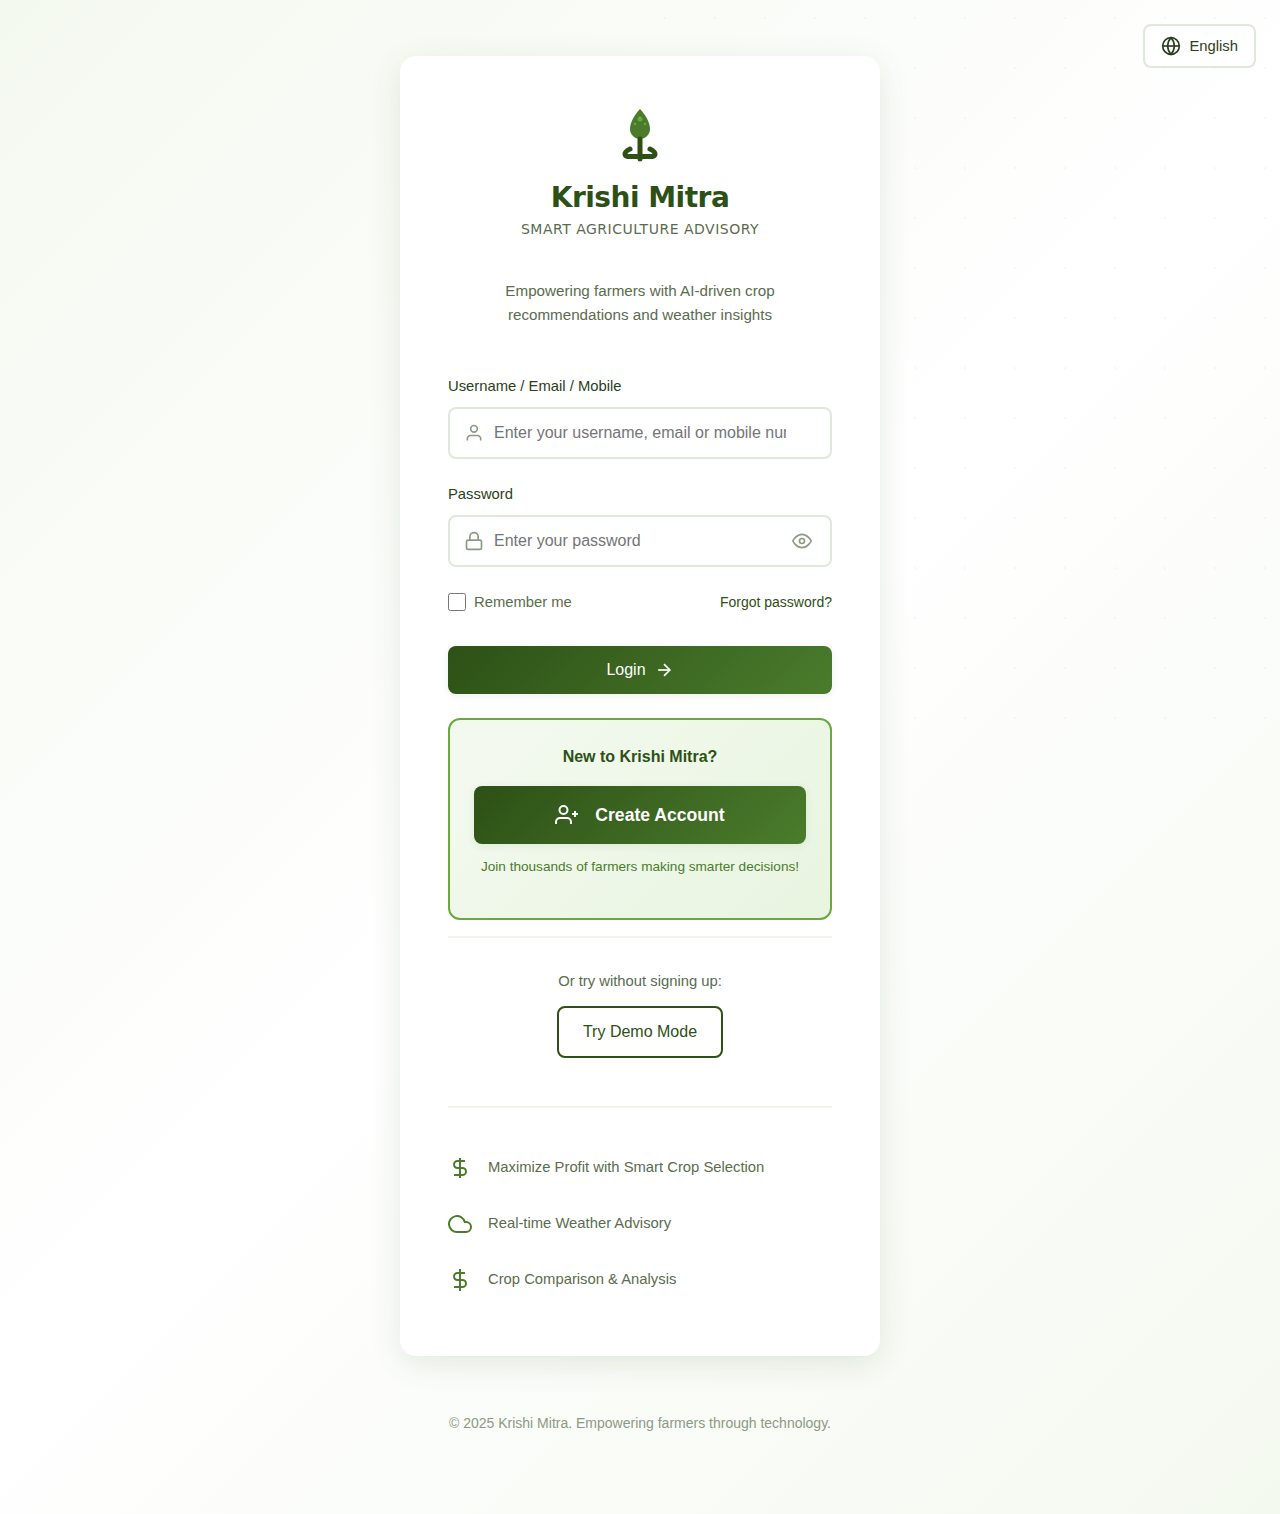
<file: index.html>
<!DOCTYPE html>
<html lang="en">
<head>
    <meta charset="UTF-8">
    <meta name="viewport" content="width=device-width, initial-scale=1.0">
    <meta name="description" content="Krishi DSS - Smart Agriculture Advisory Platform for Crop Diversification">
    <title>Krishi Mitra - Login | Agriculture Advisory Platform</title>
    <link rel="stylesheet" href="css/main.css">
    <link rel="stylesheet" href="css/auth.css">
</head>
<body class="auth-page">
    <!-- Language Selector -->
    <div class="language-selector">
        <button id="languageBtn" class="language-btn" aria-label="Select Language">
            <svg width="20" height="20" viewBox="0 0 24 24" fill="none" stroke="currentColor" stroke-width="2">
                <circle cx="12" cy="12" r="10"></circle>
                <line x1="2" y1="12" x2="22" y2="12"></line>
                <path d="M12 2a15.3 15.3 0 0 1 4 10 15.3 15.3 0 0 1-4 10 15.3 15.3 0 0 1-4-10 15.3 15.3 0 0 1 4-10z"></path>
            </svg>
            <span id="currentLang">English</span>
        </button>
        <div id="languageDropdown" class="language-dropdown hidden">
            <button data-lang="en">English</button>
            <button data-lang="hi">हिंदी</button>
            <button data-lang="mr">मराठी</button>
            <button data-lang="pa">ਪੰਜਾਬੀ</button>
            <button data-lang="ta">தமிழ்</button>
        </div>
    </div>

    <!-- Login Container -->
    <div class="auth-container">
        <div class="auth-card">
            <!-- Logo and Header -->
            <div class="auth-header">
                <div class="logo-container">
                    <svg class="logo-icon" width="60" height="60" viewBox="0 0 24 24" fill="none">
                        <path d="M12 2C12 2 8 6 8 10C8 12.21 9.79 14 12 14C14.21 14 16 12.21 16 10C16 6 12 2 12 2Z" fill="#4a7c2c"/>
                        <path d="M12 14V22" stroke="#2d5016" stroke-width="2" stroke-linecap="round"/>
                        <path d="M8 18C8 18 6 19 6 20C6 20.55 6.45 21 7 21H17C17.55 21 18 20.55 18 20C18 19 16 18 16 18" stroke="#2d5016" stroke-width="2" stroke-linecap="round"/>
                        <circle cx="12" cy="6" r="1" fill="#6ba83e"/>
                        <circle cx="10" cy="8" r="0.5" fill="#6ba83e"/>
                        <circle cx="14" cy="8" r="0.5" fill="#6ba83e"/>
                    </svg>
                    <h1 class="logo-text">
                        <span class="logo-main" data-i18n="app_name">Krishi Mitra</span>
                        <span class="logo-sub" data-i18n="app_tagline">Smart Agriculture Advisory</span>
                    </h1>
                </div>
                <p class="auth-description" data-i18n="login_subtitle">
                    Empowering farmers with AI-driven crop recommendations and weather insights
                </p>
            </div>

            <!-- Login Form -->
            <form id="loginForm" class="auth-form">
                <div class="alert hidden" id="loginAlert"></div>

                <div class="form-group">
                    <label for="username" data-i18n="username_label">Username / Email / Mobile</label>
                    <div class="input-wrapper">
                        <svg class="input-icon" width="20" height="20" viewBox="0 0 24 24" fill="none" stroke="currentColor" stroke-width="2">
                            <path d="M20 21v-2a4 4 0 0 0-4-4H8a4 4 0 0 0-4 4v2"></path>
                            <circle cx="12" cy="7" r="4"></circle>
                        </svg>
                        <input 
                            type="text" 
                            id="username" 
                            name="username" 
                            required 
                            autocomplete="username"
                            data-i18n-placeholder="username_placeholder"
                            placeholder="Enter your username, email or mobile number">
                    </div>
                </div>

                <div class="form-group">
                    <label for="password" data-i18n="password_label">Password</label>
                    <div class="input-wrapper">
                        <svg class="input-icon" width="20" height="20" viewBox="0 0 24 24" fill="none" stroke="currentColor" stroke-width="2">
                            <rect x="3" y="11" width="18" height="11" rx="2" ry="2"></rect>
                            <path d="M7 11V7a5 5 0 0 1 10 0v4"></path>
                        </svg>
                        <input 
                            type="password" 
                            id="password" 
                            name="password" 
                            required 
                            autocomplete="current-password"
                            data-i18n-placeholder="password_placeholder"
                            placeholder="Enter your password">
                        <button type="button" class="toggle-password" id="togglePassword" aria-label="Toggle password visibility">
                            <svg width="20" height="20" viewBox="0 0 24 24" fill="none" stroke="currentColor" stroke-width="2">
                                <path d="M1 12s4-8 11-8 11 8 11 8-4 8-11 8-11-8-11-8z"></path>
                                <circle cx="12" cy="12" r="3"></circle>
                            </svg>
                        </button>
                    </div>
                </div>

                <div class="form-options">
                    <label class="checkbox-label">
                        <input type="checkbox" id="rememberMe" name="rememberMe">
                        <span data-i18n="remember_me">Remember me</span>
                    </label>
                    <a href="#" class="link-text" data-i18n="forgot_password">Forgot password?</a>
                </div>

                <button type="submit" class="btn btn-primary btn-block" id="loginBtn">
                    <span data-i18n="login_button">Login</span>
                    <svg class="btn-icon" width="20" height="20" viewBox="0 0 24 24" fill="none" stroke="currentColor" stroke-width="2">
                        <line x1="5" y1="12" x2="19" y2="12"></line>
                        <polyline points="12 5 19 12 12 19"></polyline>
                    </svg>
                </button>

                <!-- Registration Section -->
                <div style="text-align: center; margin-top: 1.5rem; padding: 1.5rem; background: linear-gradient(135deg, #f4f9f0 0%, #e8f5e0 100%); border-radius: 12px; border: 2px solid #6ba83e;">
                    <p style="font-size: 1rem; font-weight: 600; color: #2d5016; margin-bottom: 1rem;" data-i18n="new_user_text">New to Krishi Mitra?</p>
                    <a href="register.html" class="btn btn-primary btn-block" style="font-size: 1.1rem; padding: 1rem; font-weight: 600;">
                        <svg width="24" height="24" viewBox="0 0 24 24" fill="none" stroke="currentColor" stroke-width="2" style="margin-right: 8px;">
                            <path d="M16 21v-2a4 4 0 0 0-4-4H5a4 4 0 0 0-4 4v2"></path>
                            <circle cx="8.5" cy="7" r="4"></circle>
                            <line x1="20" y1="8" x2="20" y2="14"></line>
                            <line x1="23" y1="11" x2="17" y2="11"></line>
                        </svg>
                        <span data-i18n="register_button">CREATE NEW ACCOUNT</span>
                    </a>
                    <p style="font-size: 0.85rem; color: #4a7c2c; margin-top: 0.75rem;" data-i18n="register_benefits">Join thousands of farmers making smarter decisions!</p>
                </div>

                <!-- Demo Mode -->
                <div class="demo-mode" style="margin-top: 1rem;">
                    <p class="demo-text" style="margin-bottom: 0.75rem;" data-i18n="or_try_demo">Or try without signing up:</p>
                    <button type="button" class="btn btn-outline" id="demoBtn" data-i18n="demo_mode_button">
                        Try Demo Mode
                    </button>
                </div>
            </form>

            <!-- Features List -->
            <div class="features-list">
                <div class="feature-item">
                    <svg class="feature-icon" width="24" height="24" viewBox="0 0 24 24" fill="none" stroke="currentColor" stroke-width="2">
                        <path d="M12 2v20M17 5H9.5a3.5 3.5 0 0 0 0 7h5a3.5 3.5 0 0 1 0 7H6"></path>
                    </svg>
                    <span data-i18n="feature_profit">Maximize Profit with Smart Crop Selection</span>
                </div>
                <div class="feature-item">
                    <svg class="feature-icon" width="24" height="24" viewBox="0 0 24 24" fill="none" stroke="currentColor" stroke-width="2">
                        <path d="M18 10h-1.26A8 8 0 1 0 9 20h9a5 5 0 0 0 0-10z"></path>
                    </svg>
                    <span data-i18n="feature_weather">Real-time Weather Advisory</span>
                </div>
                <div class="feature-item">
                    <svg class="feature-icon" width="24" height="24" viewBox="0 0 24 24" fill="none" stroke="currentColor" stroke-width="2">
                        <line x1="12" y1="1" x2="12" y2="23"></line>
                        <path d="M17 5H9.5a3.5 3.5 0 0 0 0 7h5a3.5 3.5 0 0 1 0 7H6"></path>
                    </svg>
                    <span data-i18n="feature_comparison">Crop Comparison & Analysis</span>
                </div>
            </div>
        </div>

        <!-- Footer -->
        <footer class="auth-footer">
            <p data-i18n="footer_text">© 2025 Krishi Mitra. Empowering farmers through technology.</p>
        </footer>
    </div>

    <!-- Scripts -->
    <script src="config.js"></script>
    <script src="js/api_new.js"></script>
    <script src="js/translations.js"></script>
    <script src="js/auth.js"></script>
</body>
</html>
</file>
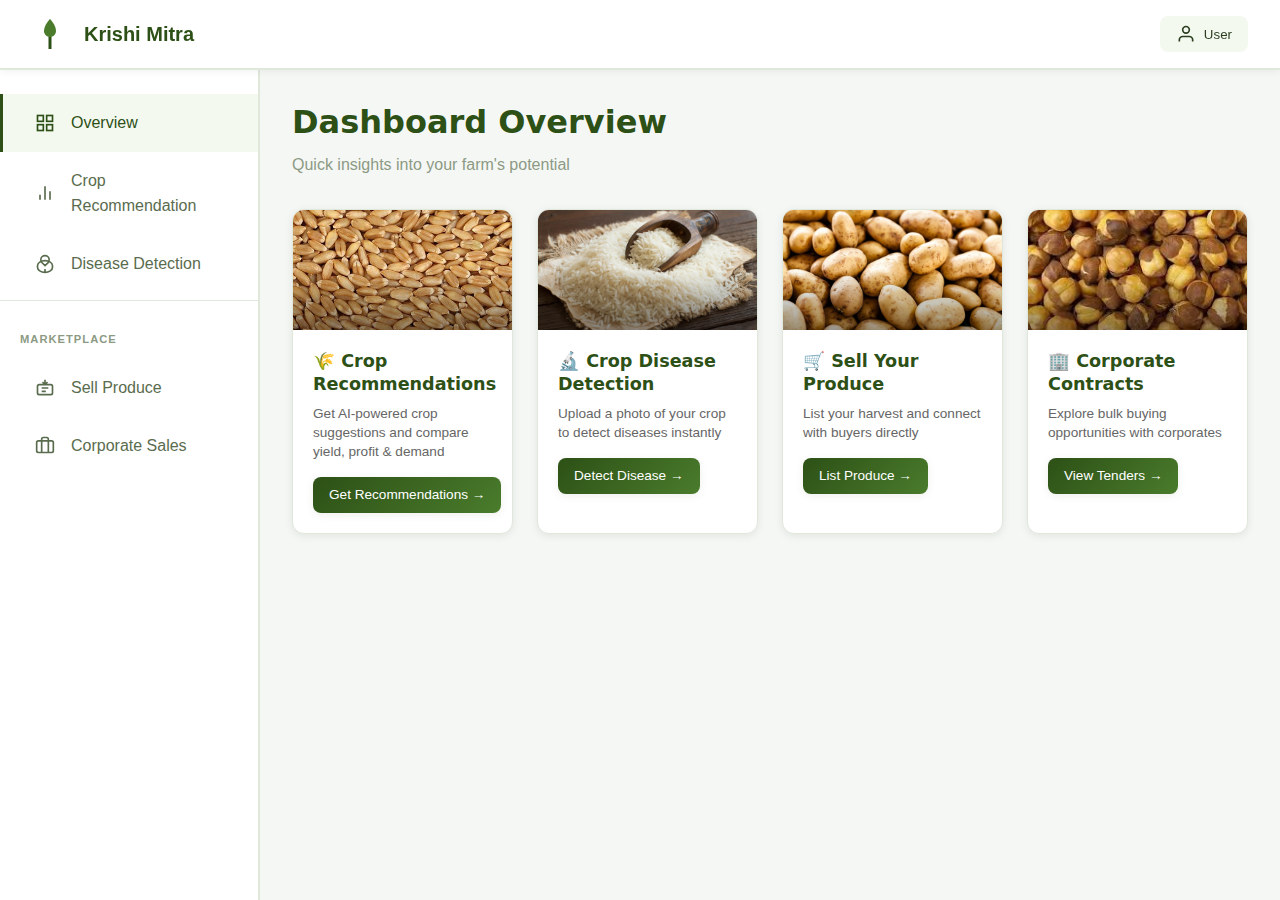
<file: dashboard.html>
<!DOCTYPE html>
<html lang="en">
<head>
    <meta charset="UTF-8">
    <meta name="viewport" content="width=device-width, initial-scale=1.0">
    <meta name="description" content="Krishi DSS Dashboard - Crop Recommendations and Agricultural Insights">
    <title>Dashboard | Krishi Mitra</title>
    <style>
        /* CRITICAL: Hide everything, show only loader */
        html { background: #4a7c2c !important; }
        body { margin: 0; padding: 0; background: #4a7c2c !important; overflow: hidden; }
        #app { display: none; }
        body.ready #app { display: block; }
        body.ready { overflow: auto; background: #f5f7f5 !important; }
        body.ready #pageLoader { display: none; }
        
        #pageLoader {
            position: fixed;
            top: 0; left: 0; width: 100%; height: 100%;
            background: #4a7c2c;
            display: flex;
            flex-direction: column;
            justify-content: center;
            align-items: center;
            z-index: 999999;
        }
        .loader-dots { display: flex; gap: 10px; }
        .loader-dot {
            width: 14px; height: 14px;
            background: white;
            border-radius: 50%;
            animation: bounce 0.5s ease-in-out infinite alternate;
        }
        .loader-dot:nth-child(2) { animation-delay: 0.15s; }
        .loader-dot:nth-child(3) { animation-delay: 0.3s; }
        @keyframes bounce { to { transform: translateY(-12px); opacity: 0.7; } }
        .loader-text { margin-top: 24px; color: white; font-family: Arial, sans-serif; font-size: 1.4rem; font-weight: 700; }
        .loader-subtext { color: rgba(255,255,255,0.8); font-family: Arial, sans-serif; font-size: 0.9rem; margin-top: 8px; }
    </style>
    <link rel="stylesheet" href="css/main.css?v=2">
    <link rel="stylesheet" href="css/dashboard.css?v=2">
</head>
<body class="dashboard-page">
    <!-- Loader -->
    <div id="pageLoader">
        <div class="loader-dots">
            <div class="loader-dot"></div>
            <div class="loader-dot"></div>
            <div class="loader-dot"></div>
        </div>
        <div class="loader-text">🌾 Krishi Mitra</div>
        <div class="loader-subtext">Loading...</div>
    </div>
    
    <!-- ALL CONTENT WRAPPED - Hidden until ready -->
    <div id="app">

    <!-- Header -->
    <header class="main-header">
        <div class="header-content">
            <div class="header-left">
                <button class="menu-toggle" id="menuToggle" aria-label="Toggle menu">
                    <span></span>
                    <span></span>
                    <span></span>
                </button>
                <div class="logo-small">
                    <svg width="36" height="36" viewBox="0 0 24 24" fill="none">
                        <path d="M12 2C12 2 8 6 8 10C8 12.21 9.79 14 12 14C14.21 14 16 12.21 16 10C16 6 12 2 12 2Z" fill="#4a7c2c"/>
                        <path d="M12 14V22" stroke="#2d5016" stroke-width="2"/>
                    </svg>
                    <span data-i18n="app_name">Krishi Mitra</span>
                </div>
            </div>
            <div class="header-right">
                <div class="user-menu">
                    <button class="user-btn" id="userBtn">
                        <svg width="20" height="20" viewBox="0 0 24 24" fill="none" stroke="currentColor" stroke-width="2">
                            <path d="M20 21v-2a4 4 0 0 0-4-4H8a4 4 0 0 0-4 4v2"></path>
                            <circle cx="12" cy="7" r="4"></circle>
                        </svg>
                        <span id="userName">User</span>
                    </button>
                    <div class="user-dropdown hidden" id="userDropdown">
                        <button id="logoutBtn">Logout</button>
                    </div>
                </div>
            </div>
        </div>
    </header>

    <!-- Sidebar Navigation -->
    <aside class="sidebar" id="sidebar">
        <nav class="sidebar-nav">
            <a href="#overview" class="nav-item active" data-page="overview">
                <svg width="20" height="20" viewBox="0 0 24 24" fill="none" stroke="currentColor" stroke-width="2">
                    <rect x="3" y="3" width="7" height="7"></rect>
                    <rect x="14" y="3" width="7" height="7"></rect>
                    <rect x="14" y="14" width="7" height="7"></rect>
                    <rect x="3" y="14" width="7" height="7"></rect>
                </svg>
                <span data-i18n="nav_overview">Overview</span>
            </a>
            <a href="#crop-recommendation" class="nav-item" data-page="crop-recommendation">
                <svg width="20" height="20" viewBox="0 0 24 24" fill="none" stroke="currentColor" stroke-width="2">
                    <line x1="18" y1="20" x2="18" y2="10"></line>
                    <line x1="12" y1="20" x2="12" y2="4"></line>
                    <line x1="6" y1="20" x2="6" y2="14"></line>
                </svg>
                <span data-i18n="nav_crop_recommendation">Crop Recommendation</span>
            </a>
            <a href="#disease-detection" class="nav-item" data-page="disease-detection">
                <svg width="20" height="20" viewBox="0 0 24 24" fill="none" stroke="currentColor" stroke-width="2">
                    <path d="M12 22c4.97 0 9-2.69 9-6v-2c0-3.31-4.03-6-9-6s-9 2.69-9 6v2c0 3.31 4.03 6 9 6z"/>
                    <path d="M12 2C9.24 2 7 4.24 7 7c0 1.38.56 2.63 1.46 3.54L12 14l3.54-3.46A4.98 4.98 0 0017 7c0-2.76-2.24-5-5-5z"/>
                    <line x1="12" y1="18" x2="12" y2="22"/>
                </svg>
                <span data-i18n="nav_disease_detection">Disease Detection</span>
            </a>
            
            <!-- Marketplace Navigation -->
            <div class="nav-divider">
                <span data-i18n="marketplace_nav">Marketplace</span>
            </div>
            <a href="#sell-produce" class="nav-item" data-page="sell-produce">
                <svg width="20" height="20" viewBox="0 0 24 24" fill="none" stroke="currentColor" stroke-width="2">
                    <path d="M12 2v6m0 0l3-3m-3 3l-3-3"/>
                    <rect x="3" y="8" width="18" height="12" rx="2"/>
                    <path d="M8 12h8M8 16h5"/>
                </svg>
                <span data-i18n="nav_sell_produce">Sell Produce</span>
            </a>
            <a href="#corporate" class="nav-item" data-page="corporate">
                <svg width="20" height="20" viewBox="0 0 24 24" fill="none" stroke="currentColor" stroke-width="2">
                    <rect x="2" y="7" width="20" height="14" rx="2" ry="2"></rect>
                    <path d="M16 21V5a2 2 0 0 0-2-2h-4a2 2 0 0 0-2 2v16"></path>
                </svg>
                <span data-i18n="nav_corporate">Corporate Sales</span>
            </a>
        </nav>
    </aside>

    <!-- Main Content -->
    <main class="main-content" id="mainContent">
        <!-- Overview Section -->
        <section class="content-section active" id="overview-section">
            <div class="section-header">
                <h2 data-i18n="overview_title">Dashboard Overview</h2>
                <p data-i18n="overview_subtitle">Quick insights into your farm's potential</p>
            </div>

            <!-- All Features Grid -->
            <div class="quick-actions-grid">
                <div class="quick-action-card" data-action="crop-recommendation">
                    <div class="action-image-box">
                        <img loading="lazy" src="images/Wheat.jpg" alt="Crop Recommendations">
                    </div>
                    <div class="action-content">
                        <h4>🌾 Crop Recommendations</h4>
                        <p>Get AI-powered crop suggestions and compare yield, profit & demand</p>
                        <button class="btn btn-primary btn-sm">Get Recommendations →</button>
                    </div>
                </div>

                <div class="quick-action-card" data-action="disease-detection">
                    <div class="action-image-box">
                        <img loading="lazy" src="images/rice.jpg" alt="Disease Detection">
                    </div>
                    <div class="action-content">
                        <h4>🔬 Crop Disease Detection</h4>
                        <p>Upload a photo of your crop to detect diseases instantly</p>
                        <button class="btn btn-primary btn-sm">Detect Disease →</button>
                    </div>
                </div>

                <div class="quick-action-card" data-action="sell-produce">
                    <div class="action-image-box">
                        <img loading="lazy" src="images/Potato.jpg" alt="Sell Produce">
                    </div>
                    <div class="action-content">
                        <h4>🛒 Sell Your Produce</h4>
                        <p>List your harvest and connect with buyers directly</p>
                        <button class="btn btn-primary btn-sm">List Produce →</button>
                    </div>
                </div>

                <div class="quick-action-card" data-action="corporate">
                    <div class="action-image-box">
                        <img loading="lazy" src="images/Chana.jpg" alt="Corporate Sales">
                    </div>
                    <div class="action-content">
                        <h4>🏢 Corporate Contracts</h4>
                        <p>Explore bulk buying opportunities with corporates</p>
                        <button class="btn btn-primary btn-sm">View Tenders →</button>
                    </div>
                </div>
            </div>

        </section>

        <!-- Crop Recommendation Section -->
        <section class="content-section" id="crop-recommendation-section">
            <div class="section-header">
                <h2 data-i18n="recommendation_title">Crop Recommendation & Analysis</h2>
                <p data-i18n="recommendation_subtitle">Get personalized crop recommendations and compare potential profits for your region</p>
            </div>

            <!-- Location Selector -->
            <div class="card" style="margin-bottom: 24px; border: 2px solid #e8f5e9;">
                <h3 style="color: #2d5016; margin-bottom: 4px;">🌾 Select Your Location</h3>
                <p style="color: #757575; font-size: 0.88rem; margin-bottom: 16px;">Get AI-powered crop suggestions based on your location and season</p>
                <div id="locationForm" class="location-form-new">
                    <div class="form-grid">
                        <div class="form-group-new">
                            <label data-i18n="state_label">State</label>
                            <select id="stateSelect" class="select-modern">
                                <option value="">Select State</option>
                                <option value="1">Jammu and Kashmir</option>
                                <option value="2">Himachal Pradesh</option>
                                <option value="3">Punjab</option>
                                <option value="4">Chandigarh</option>
                                <option value="5">Uttarakhand</option>
                                <option value="6">Haryana</option>
                                <option value="7">Delhi</option>
                                <option value="8">Rajasthan</option>
                                <option value="9">Uttar Pradesh</option>
                                <option value="10">Bihar</option>
                                <option value="11">Sikkim</option>
                                <option value="12">Arunachal Pradesh</option>
                                <option value="13">Nagaland</option>
                                <option value="14">Manipur</option>
                                <option value="15">Mizoram</option>
                                <option value="16">Tripura</option>
                                <option value="17">Meghalaya</option>
                                <option value="18">Assam</option>
                                <option value="19">West Bengal</option>
                                <option value="20">Jharkhand</option>
                                <option value="21">Odisha</option>
                                <option value="22">Chhattisgarh</option>
                                <option value="23">Madhya Pradesh</option>
                                <option value="24">Gujarat</option>
                                <option value="27">Maharashtra</option>
                                <option value="28">Andhra Pradesh</option>
                                <option value="29">Karnataka</option>
                                <option value="30">Goa</option>
                                <option value="32">Kerala</option>
                                <option value="33">Tamil Nadu</option>
                                <option value="34">Puducherry</option>
                                <option value="36">Telangana</option>
                                <option value="37">Ladakh</option>
                            </select>
                        </div>
                        <div class="form-group-new">
                            <label data-i18n="district_label">District</label>
                            <select id="districtSelect" class="select-modern" disabled>
                                <option value="" data-i18n="select_district">Select District</option>
                            </select>
                        </div>
                        <div class="form-group-new">
                            <label data-i18n="season_label">Season</label>
                            <select id="seasonSelect" class="select-modern">
                                <option value="1" data-i18n="season_kharif">Kharif (Jun-Oct)</option>
                                <option value="2" data-i18n="season_rabi">Rabi (Nov-Apr)</option>
                                <option value="3" data-i18n="season_zaid">Zaid (Mar-Jun)</option>
                            </select>
                        </div>
                    </div>
                    <button type="button" id="getRecommendationsBtn" class="btn btn-primary btn-block" onclick="handleGetRecommendations()">
                        <span data-i18n="get_recommendations">🔍 Get Recommendations</span>
                    </button>
                </div>
            </div>

            <div class="card" style="margin-bottom: 24px;">
                <h3 style="color: #2d5016; margin-bottom: 12px;">📊 Or Compare Crops Manually</h3>
                <p style="color: #757575; font-size: 0.88rem; margin-bottom: 16px;">Choose your own location and select specific crops to compare side-by-side</p>
                <div class="form-row" style="display: grid; grid-template-columns: repeat(auto-fit, minmax(200px, 1fr)); gap: 16px; margin-bottom: 20px;">
                    <div class="form-group">
                        <label for="comparisonStateSelect">State</label>
                        <select id="comparisonStateSelect" class="form-control" onchange="cropCharts.onStateChange(this.value)">
                            <option value="">-- Select State --</option>
                        </select>
                    </div>
                    <div class="form-group">
                        <label for="comparisonDistrictSelect">District</label>
                        <select id="comparisonDistrictSelect" class="form-control" onchange="cropCharts.onDistrictChange(this.value)">
                            <option value="">-- Select District --</option>
                        </select>
                    </div>
                    <div class="form-group">
                        <label for="comparisonSeasonSelect">Season</label>
                        <select id="comparisonSeasonSelect" class="form-control" onchange="cropCharts.onSeasonChange(this.value)">
                            <option value="">-- Select Season --</option>
                            <option value="1">Kharif (June-October)</option>
                            <option value="2">Rabi (November-April)</option>
                            <option value="3">Zaid (March-June)</option>
                        </select>
                    </div>
                </div>
                
                <div class="comparison-selector">
                    <h3 style="color: #2d5016; margin-bottom: 12px;">Select Crops to Compare (Max 5)</h3>
                    <p style="color: #757575; font-size: 0.85rem; margin-bottom: 16px;">Crops shown are specific to your selected state, district and season</p>
                    <div class="crop-selector-grid" id="cropSelectorGrid" style="display: grid; grid-template-columns: repeat(auto-fill, minmax(180px, 1fr)); gap: 10px;">
                        <p style="color: #9e9e9e; grid-column: 1/-1; text-align: center; padding: 20px;">Please select state and season to see available crops</p>
                    </div>
                </div>
            </div>

            <div id="comparisonResults" class="comparison-results hidden">
                <!-- Comparison charts and data will be populated here -->
            </div>
        </section>

        <!-- ============================================
             CROP DISEASE DETECTION SECTION
             ============================================ -->
        <section class="content-section" id="disease-detection-section">
            <div class="section-header">
                <h2 data-i18n="disease_detection_title">Crop Disease Detection</h2>
                <p data-i18n="disease_detection_subtitle">Upload a photo of your crop leaf to identify diseases and get treatment recommendations</p>
            </div>

            <div class="disease-detection-container">
                <!-- Upload Area -->
                <div class="card disease-upload-card">
                    <h3><svg width="20" height="20" viewBox="0 0 24 24" fill="none" stroke="currentColor" stroke-width="2" style="vertical-align:middle;margin-right:6px;"><path d="M21 15v4a2 2 0 01-2 2H5a2 2 0 01-2-2v-4"/><polyline points="17 8 12 3 7 8"/><line x1="12" y1="3" x2="12" y2="15"/></svg>Upload Crop Image</h3>
                    <p style="color:#757575;margin-bottom:16px;">Take a clear photo of the affected leaf or plant part for accurate detection</p>
                    
                    <div class="disease-upload-zone" id="diseaseUploadZone">
                        <div class="upload-icon">
                            <svg width="48" height="48" viewBox="0 0 24 24" fill="none" stroke="#8bc34a" stroke-width="1.5">
                                <rect x="3" y="3" width="18" height="18" rx="2" ry="2"/>
                                <circle cx="8.5" cy="8.5" r="1.5"/>
                                <polyline points="21 15 16 10 5 21"/>
                            </svg>
                        </div>
                        <p class="upload-text">Drag & drop your crop image here</p>
                        <p class="upload-subtext">or click to browse files</p>
                        <p class="upload-formats">Supports: JPG, PNG, WEBP (Max 10MB)</p>
                        <input type="file" id="diseaseImageInput" accept="image/*" hidden>
                    </div>

                    <!-- Image Preview -->
                    <div class="disease-image-preview hidden" id="diseaseImagePreview">
                        <img id="diseasePreviewImg" alt="Uploaded crop image">
                        <button class="btn btn-outline-danger btn-sm" id="diseaseRemoveImage">✕ Remove</button>
                    </div>

                    <div class="disease-action-buttons">
                        <button class="btn btn-primary" id="diseaseAnalyzeBtn" disabled>
                            <svg width="18" height="18" viewBox="0 0 24 24" fill="none" stroke="currentColor" stroke-width="2" style="vertical-align:middle;margin-right:4px;">
                                <circle cx="11" cy="11" r="7"/>
                                <line x1="16.5" y1="16.5" x2="21" y2="21"/>
                            </svg>
                            Analyze for Diseases
                        </button>
                        <button class="btn btn-outline-primary" id="diseaseCameraBtn">
                            <svg width="18" height="18" viewBox="0 0 24 24" fill="none" stroke="currentColor" stroke-width="2" style="vertical-align:middle;margin-right:4px;">
                                <path d="M23 19a2 2 0 01-2 2H3a2 2 0 01-2-2V8a2 2 0 012-2h4l2-3h6l2 3h4a2 2 0 012 2z"/>
                                <circle cx="12" cy="13" r="4"/>
                            </svg>
                            Use Camera
                        </button>
                    </div>

                    <!-- Select Crop Type -->
                    <div class="disease-crop-select">
                        <label for="diseaseCropType">Select Crop (optional, for better accuracy)</label>
                        <select class="form-control" id="diseaseCropType">
                            <option value="">Auto-detect crop</option>
                            <option value="rice">Rice (धान)</option>
                            <option value="wheat">Wheat (गेहूं)</option>
                            <option value="cotton">Cotton (कपास)</option>
                            <option value="tomato">Tomato (टमाटर)</option>
                            <option value="potato">Potato (आलू)</option>
                            <option value="onion">Onion (प्याज)</option>
                            <option value="sugarcane">Sugarcane (गन्ना)</option>
                            <option value="maize">Maize (मक्का)</option>
                            <option value="groundnut">Groundnut (मूंगफली)</option>
                            <option value="mustard">Mustard (सरसों)</option>
                            <option value="mango">Mango (आम)</option>
                            <option value="turmeric">Turmeric (हल्दी)</option>
                            <option value="chana">Chana / Chickpea (चना)</option>
                        </select>
                    </div>
                </div>

                <!-- Analysis Results -->
                <div class="card disease-results-card hidden" id="diseaseResultsCard">
                    <h3><svg width="20" height="20" viewBox="0 0 24 24" fill="none" stroke="currentColor" stroke-width="2" style="vertical-align:middle;margin-right:6px;"><path d="M9 11l3 3L22 4"/><path d="M21 12v7a2 2 0 01-2 2H5a2 2 0 01-2-2V5a2 2 0 012-2h11"/></svg>Detection Results</h3>
                    
                    <!-- Loading State -->
                    <div class="disease-analyzing" id="diseaseAnalyzing">
                        <div class="analyzing-spinner"></div>
                        <p>Analyzing your crop image...</p>
                        <p class="analyzing-subtext">Using AI to detect diseases and abnormalities</p>
                    </div>

                    <!-- Result Content -->
                    <div class="disease-result-content hidden" id="diseaseResultContent">
                        <!-- Health Status Badge -->
                        <div class="disease-status-badge" id="diseaseStatusBadge">
                            <span class="status-icon"></span>
                            <span class="status-text"></span>
                        </div>

                        <!-- Disease Info -->
                        <div class="disease-info-grid" id="diseaseInfoGrid">
                            <!-- Populated by JS -->
                        </div>

                        <!-- Treatment Section -->
                        <div class="disease-treatment" id="diseaseTreatment">
                            <h4>🌿 Recommended Treatment</h4>
                            <div class="treatment-steps" id="diseaseTreatmentSteps">
                                <!-- Populated by JS -->
                            </div>
                        </div>

                        <!-- Prevention Tips -->
                        <div class="disease-prevention" id="diseasePrevention">
                            <h4>🛡️ Prevention Tips</h4>
                            <ul id="diseasePreventionList">
                                <!-- Populated by JS -->
                            </ul>
                        </div>

                        <!-- Action Buttons -->
                        <div class="disease-result-actions">
                            <button class="btn btn-primary" id="diseaseNewScan">
                                <svg width="16" height="16" viewBox="0 0 24 24" fill="none" stroke="currentColor" stroke-width="2" style="vertical-align:middle;margin-right:4px;">
                                    <polyline points="23 4 23 10 17 10"/>
                                    <path d="M20.49 15a9 9 0 11-2.12-9.36L23 10"/>
                                </svg>
                                Scan Another Crop
                            </button>
                            <button class="btn btn-outline-primary" id="diseaseDownloadReport">
                                <svg width="16" height="16" viewBox="0 0 24 24" fill="none" stroke="currentColor" stroke-width="2" style="vertical-align:middle;margin-right:4px;">
                                    <path d="M21 15v4a2 2 0 01-2 2H5a2 2 0 01-2-2v-4"/>
                                    <polyline points="7 10 12 15 17 10"/>
                                    <line x1="12" y1="15" x2="12" y2="3"/>
                                </svg>
                                Download Report
                            </button>
                        </div>
                    </div>
                </div>

                <!-- Common Diseases Reference -->
                <div class="card disease-reference-card">
                    <h3>📋 Common Crop Diseases in India</h3>
                    <p style="color:#757575;margin-bottom:16px;">Quick reference guide for identifying common crop diseases</p>
                    <div class="disease-reference-grid" id="diseaseReferenceGrid">
                        <!-- Populated by JS -->
                    </div>
                </div>
            </div>
        </section>

        <!-- ============================================
             SELL PRODUCE SECTION (Farmer Portal)
             ============================================ -->
        <section class="content-section" id="sell-produce-section">
            <div class="section-header">
                <h2 data-i18n="sell_produce_title">Kisan Produce Listing Portal</h2>
                <p data-i18n="sell_produce_subtitle">List your harvest directly • Set your own Mandi rates • Connect with verified buyers</p>
            </div>

            <!-- Farmer Action Bar -->
            <div class="marketplace-action-bar">
                <button class="btn btn-primary" id="listProduceBtn">
                    <svg width="20" height="20" viewBox="0 0 24 24" fill="none" stroke="currentColor" stroke-width="2">
                        <line x1="12" y1="5" x2="12" y2="19"></line>
                        <line x1="5" y1="12" x2="19" y2="12"></line>
                    </svg>
                    <span data-i18n="list_produce">List New Produce</span>
                </button>
                <div class="filter-group">
                    <select class="form-control" id="cropCategoryFilter">
                        <option value="">All Crop Categories</option>
                        <option value="cereals">Cereals & Millets</option>
                        <option value="pulses">Pulses & Legumes</option>
                        <option value="oilseeds">Oilseeds</option>
                        <option value="vegetables">Vegetables</option>
                        <option value="fruits">Fruits</option>
                        <option value="spices">Spices & Condiments</option>
                    </select>
                    <select class="form-control" id="harvestSeasonFilter">
                        <option value="">Harvest Season</option>
                        <option value="kharif">Kharif (Monsoon)</option>
                        <option value="rabi">Rabi (Winter)</option>
                        <option value="zaid">Zaid (Summer)</option>
                    </select>
                </div>
            </div>

            <!-- Farmer Listings Grid -->
            <div class="produce-listings-grid">
                <!-- Listing Card 1 -->
                <div class="produce-card" data-category="cereals" data-season="rabi">
                    <div class="produce-badge premium">Premium Quality</div>
                    <div class="produce-header">
                        <div class="crop-image-box">
                            <img loading="lazy" src="images/Wheat.jpg" alt="Wheat">
                        </div>
                        <div class="crop-details">
                            <h4>Sharbati Wheat (HD-3226)</h4>
                            <span class="variety-tag">Certified Seeds • Grade A</span>
                        </div>
                    </div>
                    <div class="produce-info">
                        <div class="info-row">
                            <span class="label">Available Quantity:</span>
                            <span class="value">85 Quintals</span>
                        </div>
                        <div class="info-row">
                            <span class="label">Moisture Content:</span>
                            <span class="value">12.5%</span>
                        </div>
                        <div class="info-row">
                            <span class="label">Harvest Date:</span>
                            <span class="value">January 2026</span>
                        </div>
                        <div class="info-row">
                            <span class="label">Collection Point:</span>
                            <span class="value">Karnal, Haryana</span>
                        </div>
                    </div>
                    <div class="pricing-box">
                        <div class="farmer-price-row">
                            <span class="price-label">Farmer's Asking Price</span>
                            <span class="price-amount">₹2,450/Qtl</span>
                        </div>
                        <div class="msp-row">
                            <span>MSP: ₹2,275/Qtl</span>
                            <span class="msp-diff positive">+7.7% Above MSP</span>
                        </div>
                    </div>
                    <div class="seller-info">
                        <div class="seller-avatar">RS</div>
                        <div class="seller-details">
                            <span class="seller-name">Rajendra Singh</span>
                            <span class="seller-rating">★ 4.8 (42 transactions)</span>
                        </div>
                    </div>
                    <button class="btn btn-outline-primary btn-block">Contact Cultivator</button>
                </div>

                <!-- Listing Card 2 -->
                <div class="produce-card" data-category="cereals" data-season="kharif">
                    <div class="produce-badge organic">Organic Certified</div>
                    <div class="produce-header">
                        <div class="crop-image-box">
                            <img loading="lazy" src="images/rice.jpg" alt="Basmati Rice">
                        </div>
                        <div class="crop-details">
                            <h4>Basmati Paddy (Pusa-1121)</h4>
                            <span class="variety-tag">NPOP Certified • Export Grade</span>
                        </div>
                    </div>
                    <div class="produce-info">
                        <div class="info-row">
                            <span class="label">Available Quantity:</span>
                            <span class="value">120 Quintals</span>
                        </div>
                        <div class="info-row">
                            <span class="label">Grain Length:</span>
                            <span class="value">8.4mm (Extra Long)</span>
                        </div>
                        <div class="info-row">
                            <span class="label">Harvest Date:</span>
                            <span class="value">December 2025</span>
                        </div>
                        <div class="info-row">
                            <span class="label">Collection Point:</span>
                            <span class="value">Dehradun, Uttarakhand</span>
                        </div>
                    </div>
                    <div class="pricing-box">
                        <div class="farmer-price-row">
                            <span class="price-label">Farmer's Asking Price</span>
                            <span class="price-amount">₹4,850/Qtl</span>
                        </div>
                        <div class="msp-row">
                            <span>MSP: ₹2,320/Qtl</span>
                            <span class="msp-diff positive">Premium Organic</span>
                        </div>
                    </div>
                    <div class="seller-info">
                        <div class="seller-avatar">MK</div>
                        <div class="seller-details">
                            <span class="seller-name">Mahesh Kumar</span>
                            <span class="seller-rating">★ 4.9 (67 transactions)</span>
                        </div>
                    </div>
                    <button class="btn btn-outline-primary btn-block">Contact Cultivator</button>
                </div>

                <!-- Listing Card 3 -->
                <div class="produce-card" data-category="pulses" data-season="rabi">
                    <div class="produce-header">
                        <div class="crop-image-box">
                            <img loading="lazy" src="images/masoor.jpg" alt="Masoor Dal">
                        </div>
                        <div class="crop-details">
                            <h4>Masoor Dal (Lens culinaris)</h4>
                            <span class="variety-tag">Whole Red Lentils • FAQ</span>
                        </div>
                    </div>
                    <div class="produce-info">
                        <div class="info-row">
                            <span class="label">Available Quantity:</span>
                            <span class="value">45 Quintals</span>
                        </div>
                        <div class="info-row">
                            <span class="label">Purity Level:</span>
                            <span class="value">98.5%</span>
                        </div>
                        <div class="info-row">
                            <span class="label">Harvest Date:</span>
                            <span class="value">January 2026</span>
                        </div>
                        <div class="info-row">
                            <span class="label">Collection Point:</span>
                            <span class="value">Indore, MP</span>
                        </div>
                    </div>
                    <div class="pricing-box">
                        <div class="farmer-price-row">
                            <span class="price-label">Farmer's Asking Price</span>
                            <span class="price-amount">₹6,200/Qtl</span>
                        </div>
                        <div class="msp-row">
                            <span>MSP: ₹6,425/Qtl</span>
                            <span class="msp-diff">Negotiable</span>
                        </div>
                    </div>
                    <div class="seller-info">
                        <div class="seller-avatar">SP</div>
                        <div class="seller-details">
                            <span class="seller-name">Sunita Patel</span>
                            <span class="seller-rating">★ 4.6 (28 transactions)</span>
                        </div>
                    </div>
                    <button class="btn btn-outline-primary btn-block">Contact Cultivator</button>
                </div>

                <!-- Listing Card 4 -->
                <div class="produce-card" data-category="vegetables" data-season="kharif">
                    <div class="produce-badge fresh">Fresh Harvest</div>
                    <div class="produce-header">
                        <div class="crop-image-box">
                            <img loading="lazy" src="images/Tomato.jpg" alt="Tomatoes">
                        </div>
                        <div class="crop-details">
                            <h4>Desi Tomatoes (Hybrid-7711)</h4>
                            <span class="variety-tag">Farm Fresh • Polyhouse Grown</span>
                        </div>
                    </div>
                    <div class="produce-info">
                        <div class="info-row">
                            <span class="label">Available Quantity:</span>
                            <span class="value">25 Quintals/Week</span>
                        </div>
                        <div class="info-row">
                            <span class="label">Size Grade:</span>
                            <span class="value">Large (80-100g)</span>
                        </div>
                        <div class="info-row">
                            <span class="label">Availability:</span>
                            <span class="value">Continuous Supply</span>
                        </div>
                        <div class="info-row">
                            <span class="label">Collection Point:</span>
                            <span class="value">Nashik, Maharashtra</span>
                        </div>
                    </div>
                    <div class="pricing-box">
                        <div class="farmer-price-row">
                            <span class="price-label">Farmer's Asking Price</span>
                            <span class="price-amount">₹2,800/Qtl</span>
                        </div>
                        <div class="msp-row">
                            <span>Market Rate: ₹3,200/Qtl</span>
                            <span class="msp-diff positive">Direct Farm Price</span>
                        </div>
                    </div>
                    <div class="seller-info">
                        <div class="seller-avatar">AJ</div>
                        <div class="seller-details">
                            <span class="seller-name">Anil Jadhav</span>
                            <span class="seller-rating">★ 4.7 (53 transactions)</span>
                        </div>
                    </div>
                    <button class="btn btn-outline-primary btn-block">Contact Cultivator</button>
                </div>

                <!-- Listing Card 5 -->
                <div class="produce-card" data-category="oilseeds" data-season="kharif">
                    <div class="produce-header">
                        <div class="crop-image-box">
                            <img loading="lazy" src="images/Groundnut.jpg" alt="Groundnut">
                        </div>
                        <div class="crop-details">
                            <h4>Groundnut (TG-37A)</h4>
                            <span class="variety-tag">Bold Kernel • HPS Grade</span>
                        </div>
                    </div>
                    <div class="produce-info">
                        <div class="info-row">
                            <span class="label">Available Quantity:</span>
                            <span class="value">60 Quintals</span>
                        </div>
                        <div class="info-row">
                            <span class="label">Oil Content:</span>
                            <span class="value">48-50%</span>
                        </div>
                        <div class="info-row">
                            <span class="label">Harvest Date:</span>
                            <span class="value">December 2025</span>
                        </div>
                        <div class="info-row">
                            <span class="label">Collection Point:</span>
                            <span class="value">Junagadh, Gujarat</span>
                        </div>
                    </div>
                    <div class="pricing-box">
                        <div class="farmer-price-row">
                            <span class="price-label">Farmer's Asking Price</span>
                            <span class="price-amount">₹5,950/Qtl</span>
                        </div>
                        <div class="msp-row">
                            <span>MSP: ₹6,377/Qtl</span>
                            <span class="msp-diff">Quick Sale</span>
                        </div>
                    </div>
                    <div class="seller-info">
                        <div class="seller-avatar">BM</div>
                        <div class="seller-details">
                            <span class="seller-name">Bhavesh Mehta</span>
                            <span class="seller-rating">★ 4.5 (19 transactions)</span>
                        </div>
                    </div>
                    <button class="btn btn-outline-primary btn-block">Contact Cultivator</button>
                </div>

                <!-- Listing Card 6 -->
                <div class="produce-card" data-category="spices" data-season="rabi">
                    <div class="produce-badge premium">A1 Quality</div>
                    <div class="produce-header">
                        <div class="crop-image-box">
                            <img loading="lazy" src="images/Turmeric.jpg" alt="Turmeric">
                        </div>
                        <div class="crop-details">
                            <h4>Turmeric (Curcuma longa)</h4>
                            <span class="variety-tag">Erode Finger • High Curcumin</span>
                        </div>
                    </div>
                    <div class="produce-info">
                        <div class="info-row">
                            <span class="label">Available Quantity:</span>
                            <span class="value">35 Quintals</span>
                        </div>
                        <div class="info-row">
                            <span class="label">Curcumin Content:</span>
                            <span class="value">5.2%</span>
                        </div>
                        <div class="info-row">
                            <span class="label">Harvest Date:</span>
                            <span class="value">December 2025</span>
                        </div>
                        <div class="info-row">
                            <span class="label">Collection Point:</span>
                            <span class="value">Erode, Tamil Nadu</span>
                        </div>
                    </div>
                    <div class="pricing-box">
                        <div class="farmer-price-row">
                            <span class="price-label">Farmer's Asking Price</span>
                            <span class="price-amount">₹12,500/Qtl</span>
                        </div>
                        <div class="msp-row">
                            <span>Market Rate: ₹14,000/Qtl</span>
                            <span class="msp-diff positive">Direct Sourcing</span>
                        </div>
                    </div>
                    <div class="seller-info">
                        <div class="seller-avatar">KR</div>
                        <div class="seller-details">
                            <span class="seller-name">K. Ramasamy</span>
                            <span class="seller-rating">★ 4.9 (78 transactions)</span>
                        </div>
                    </div>
                    <button class="btn btn-outline-primary btn-block">Contact Cultivator</button>
                </div>

                <!-- Listing Card 7 -->
                <div class="produce-card" data-category="cereals" data-season="kharif">
                    <div class="produce-badge organic">Organic</div>
                    <div class="produce-header">
                        <div class="crop-image-box">
                            <img loading="lazy" src="images/sugarcane.jpg" alt="Sugarcane">
                        </div>
                        <div class="crop-details">
                            <h4>Sugarcane (Co-0238)</h4>
                            <span class="variety-tag">High Sucrose • Early Maturing</span>
                        </div>
                    </div>
                    <div class="produce-info">
                        <div class="info-row">
                            <span class="label">Available Quantity:</span>
                            <span class="value">500 Tonnes</span>
                        </div>
                        <div class="info-row">
                            <span class="label">Sucrose Content:</span>
                            <span class="value">18.5%</span>
                        </div>
                        <div class="info-row">
                            <span class="label">Harvest Date:</span>
                            <span class="value">January 2026</span>
                        </div>
                        <div class="info-row">
                            <span class="label">Collection Point:</span>
                            <span class="value">Muzaffarnagar, UP</span>
                        </div>
                    </div>
                    <div class="pricing-box">
                        <div class="farmer-price-row">
                            <span class="price-label">Farmer's Asking Price</span>
                            <span class="price-amount">₹350/Qtl</span>
                        </div>
                        <div class="msp-row">
                            <span>FRP: ₹315/Qtl</span>
                            <span class="msp-diff positive">Premium Quality</span>
                        </div>
                    </div>
                    <div class="seller-info">
                        <div class="seller-avatar">RS</div>
                        <div class="seller-details">
                            <span class="seller-name">Ramesh Singh</span>
                            <span class="seller-rating">★ 4.7 (62 transactions)</span>
                        </div>
                    </div>
                    <button class="btn btn-outline-primary btn-block">Contact Cultivator</button>
                </div>

                <!-- Listing Card 8 -->
                <div class="produce-card" data-category="cereals" data-season="kharif">
                    <div class="produce-header">
                        <div class="crop-image-box">
                            <img loading="lazy" src="images/Cotton.jpg" alt="Cotton">
                        </div>
                        <div class="crop-details">
                            <h4>Cotton (Bt-Hybrid)</h4>
                            <span class="variety-tag">Long Staple • Ginned</span>
                        </div>
                    </div>
                    <div class="produce-info">
                        <div class="info-row">
                            <span class="label">Available Quantity:</span>
                            <span class="value">80 Quintals</span>
                        </div>
                        <div class="info-row">
                            <span class="label">Staple Length:</span>
                            <span class="value">28-30mm</span>
                        </div>
                        <div class="info-row">
                            <span class="label">Harvest Date:</span>
                            <span class="value">December 2025</span>
                        </div>
                        <div class="info-row">
                            <span class="label">Collection Point:</span>
                            <span class="value">Nagpur, Maharashtra</span>
                        </div>
                    </div>
                    <div class="pricing-box">
                        <div class="farmer-price-row">
                            <span class="price-label">Farmer's Asking Price</span>
                            <span class="price-amount">₹7,200/Qtl</span>
                        </div>
                        <div class="msp-row">
                            <span>MSP: ₹7,020/Qtl</span>
                            <span class="msp-diff positive">Above MSP</span>
                        </div>
                    </div>
                    <div class="seller-info">
                        <div class="seller-avatar">VD</div>
                        <div class="seller-details">
                            <span class="seller-name">Vijay Deshmukh</span>
                            <span class="seller-rating">★ 4.6 (45 transactions)</span>
                        </div>
                    </div>
                    <button class="btn btn-outline-primary btn-block">Contact Cultivator</button>
                </div>

                <!-- Listing Card 9 -->
                <div class="produce-card" data-category="vegetables" data-season="rabi">
                    <div class="produce-badge fresh">Just Harvested</div>
                    <div class="produce-header">
                        <div class="crop-image-box">
                            <img loading="lazy" src="images/Potato.jpg" alt="Potatoes">
                        </div>
                        <div class="crop-details">
                            <h4>Potato (Kufri Jyoti)</h4>
                            <span class="variety-tag">Table Purpose • Cold Storage</span>
                        </div>
                    </div>
                    <div class="produce-info">
                        <div class="info-row">
                            <span class="label">Available Quantity:</span>
                            <span class="value">200 Quintals</span>
                        </div>
                        <div class="info-row">
                            <span class="label">Size Grade:</span>
                            <span class="value">Large (75-100g)</span>
                        </div>
                        <div class="info-row">
                            <span class="label">Harvest Date:</span>
                            <span class="value">December 2025</span>
                        </div>
                        <div class="info-row">
                            <span class="label">Collection Point:</span>
                            <span class="value">Agra, Uttar Pradesh</span>
                        </div>
                    </div>
                    <div class="pricing-box">
                        <div class="farmer-price-row">
                            <span class="price-label">Farmer's Asking Price</span>
                            <span class="price-amount">₹1,200/Qtl</span>
                        </div>
                        <div class="msp-row">
                            <span>Market Rate: ₹1,500/Qtl</span>
                            <span class="msp-diff positive">Bulk Discount</span>
                        </div>
                    </div>
                    <div class="seller-info">
                        <div class="seller-avatar">AY</div>
                        <div class="seller-details">
                            <span class="seller-name">Ashok Yadav</span>
                            <span class="seller-rating">★ 4.8 (91 transactions)</span>
                        </div>
                    </div>
                    <button class="btn btn-outline-primary btn-block">Contact Cultivator</button>
                </div>

                <!-- Listing Card 10 -->
                <div class="produce-card" data-category="oilseeds" data-season="rabi">
                    <div class="produce-header">
                        <div class="crop-image-box">
                            <img loading="lazy" src="images/mustard.jpg" alt="Mustard">
                        </div>
                        <div class="crop-details">
                            <h4>Mustard (Pusa Bold)</h4>
                            <span class="variety-tag">High Oil Content • Bold Seeds</span>
                        </div>
                    </div>
                    <div class="produce-info">
                        <div class="info-row">
                            <span class="label">Available Quantity:</span>
                            <span class="value">55 Quintals</span>
                        </div>
                        <div class="info-row">
                            <span class="label">Oil Content:</span>
                            <span class="value">42%</span>
                        </div>
                        <div class="info-row">
                            <span class="label">Harvest Date:</span>
                            <span class="value">January 2026</span>
                        </div>
                        <div class="info-row">
                            <span class="label">Collection Point:</span>
                            <span class="value">Bharatpur, Rajasthan</span>
                        </div>
                    </div>
                    <div class="pricing-box">
                        <div class="farmer-price-row">
                            <span class="price-label">Farmer's Asking Price</span>
                            <span class="price-amount">₹5,650/Qtl</span>
                        </div>
                        <div class="msp-row">
                            <span>MSP: ₹5,650/Qtl</span>
                            <span class="msp-diff">At MSP</span>
                        </div>
                    </div>
                    <div class="seller-info">
                        <div class="seller-avatar">HS</div>
                        <div class="seller-details">
                            <span class="seller-name">Harpal Singh</span>
                            <span class="seller-rating">★ 4.5 (33 transactions)</span>
                        </div>
                    </div>
                    <button class="btn btn-outline-primary btn-block">Contact Cultivator</button>
                </div>
            </div>
        </section>

        <!-- ============================================
             CORPORATE SECTION (Bulk Procurement)
             ============================================ -->
        <section class="content-section" id="corporate-section">
            <div class="section-header">
                <h2 data-i18n="corporate_title">Corporate Procurement Portal</h2>
                <p data-i18n="corporate_subtitle">Direct-from-farm bulk sourcing • Contract farming partnerships • FPO aggregation • Supply chain integration</p>
            </div>

            <!-- Corporate Stats -->
            <div class="corporate-stats-grid">
                <div class="corp-stat-card">
                    <span class="corp-stat-value">450+</span>
                    <span class="corp-stat-label">Registered FPOs</span>
                </div>
                <div class="corp-stat-card">
                    <span class="corp-stat-value">85,000+</span>
                    <span class="corp-stat-label">Aggregated Farmers</span>
                </div>
                <div class="corp-stat-card">
                    <span class="corp-stat-value">28 States</span>
                    <span class="corp-stat-label">Pan-India Coverage</span>
                </div>
                <div class="corp-stat-card">
                    <span class="corp-stat-value">₹250 Cr+</span>
                    <span class="corp-stat-label">Annual Procurement</span>
                </div>
            </div>

            <!-- Active Tenders -->
            <div class="card">
                <h3 data-i18n="active_tenders">Active Bulk Procurement Tenders</h3>
                <p style="color: var(--text-secondary); margin-bottom: 1.5rem;">Farmers & FPOs can directly bid on corporate requirements</p>
                
                <div class="tenders-grid">
                    <!-- Tender 1 -->
                    <div class="tender-card">
                        <div class="tender-header">
                            <div class="company-badge">ITC</div>
                            <div class="tender-info">
                                <h4>ITC Agri Business</h4>
                                <span class="tender-id">Tender #AGR-2026-0892</span>
                            </div>
                            <span class="tender-status open">Open for Bids</span>
                        </div>
                        <div class="tender-body">
                            <div class="tender-commodity">
                                <span class="label">Commodity Required:</span>
                                <span class="value">Wheat (Sharbati, FAQ Grade)</span>
                            </div>
                            <div class="tender-specs">
                                <div class="spec"><span class="label">Quantity:</span><span class="value">5,000 MT</span></div>
                                <div class="spec"><span class="label">Delivery:</span><span class="value">Jan - Feb 2026</span></div>
                                <div class="spec"><span class="label">Base Price:</span><span class="value">₹2,350/Qtl</span></div>
                                <div class="spec"><span class="label">Locations:</span><span class="value">Hapur, Khanna, Kota</span></div>
                            </div>
                            <div class="tender-tags">
                                <span class="req-tag">Moisture &lt;14%</span>
                                <span class="req-tag">Foreign Matter &lt;1%</span>
                                <span class="req-tag">Broken &lt;2%</span>
                            </div>
                        </div>
                        <div class="tender-footer">
                            <span class="deadline">Bid Deadline: 10 Jan 2026</span>
                            <button class="btn btn-primary btn-sm">Submit Bid</button>
                        </div>
                    </div>

                    <!-- Tender 2 -->
                    <div class="tender-card">
                        <div class="tender-header">
                            <div class="company-badge">AWL</div>
                            <div class="tender-info">
                                <h4>Adani Wilmar Ltd</h4>
                                <span class="tender-id">Tender #AWL-2026-0456</span>
                            </div>
                            <span class="tender-status open">Open for Bids</span>
                        </div>
                        <div class="tender-body">
                            <div class="tender-commodity">
                                <span class="label">Commodity Required:</span>
                                <span class="value">Soybean (Yellow, Grade-A)</span>
                            </div>
                            <div class="tender-specs">
                                <div class="spec"><span class="label">Quantity:</span><span class="value">10,000 MT</span></div>
                                <div class="spec"><span class="label">Delivery:</span><span class="value">Feb - Mar 2026</span></div>
                                <div class="spec"><span class="label">Base Price:</span><span class="value">₹4,600/Qtl</span></div>
                                <div class="spec"><span class="label">Locations:</span><span class="value">Indore, Nagpur</span></div>
                            </div>
                            <div class="tender-tags">
                                <span class="req-tag">Oil Content &gt;18%</span>
                                <span class="req-tag">Moisture &lt;12%</span>
                                <span class="req-tag">Damaged &lt;3%</span>
                            </div>
                        </div>
                        <div class="tender-footer">
                            <span class="deadline">Bid Deadline: 15 Jan 2026</span>
                            <button class="btn btn-primary btn-sm">Submit Bid</button>
                        </div>
                    </div>

                    <!-- Tender 3 -->
                    <div class="tender-card">
                        <div class="tender-header">
                            <div class="company-badge">RF</div>
                            <div class="tender-info">
                                <h4>Reliance Fresh</h4>
                                <span class="tender-id">Tender #RF-2026-1023</span>
                            </div>
                            <span class="tender-status urgent">Urgent Requirement</span>
                        </div>
                        <div class="tender-body">
                            <div class="tender-commodity">
                                <span class="label">Commodity Required:</span>
                                <span class="value">Fresh Vegetables (Assorted)</span>
                            </div>
                            <div class="tender-specs">
                                <div class="spec"><span class="label">Quantity:</span><span class="value">500 MT/Month</span></div>
                                <div class="spec"><span class="label">Contract:</span><span class="value">12 Months</span></div>
                                <div class="spec"><span class="label">Payment:</span><span class="value">Weekly Settlement</span></div>
                                <div class="spec"><span class="label">Locations:</span><span class="value">Pan-India DCs</span></div>
                            </div>
                            <div class="tender-tags">
                                <span class="req-tag">Grade-A Only</span>
                                <span class="req-tag">Cold Chain Ready</span>
                                <span class="req-tag">GAP Certified</span>
                            </div>
                        </div>
                        <div class="tender-footer">
                            <span class="deadline">Bid Deadline: 5 Jan 2026</span>
                            <button class="btn btn-primary btn-sm">Submit Bid</button>
                        </div>
                    </div>

                    <!-- Tender 4 -->
                    <div class="tender-card">
                        <div class="tender-header">
                            <div class="company-badge">TCP</div>
                            <div class="tender-info">
                                <h4>Tata Consumer Products</h4>
                                <span class="tender-id">Tender #TCP-2026-0234</span>
                            </div>
                            <span class="tender-status open">Open for Bids</span>
                        </div>
                        <div class="tender-body">
                            <div class="tender-commodity">
                                <span class="label">Commodity Required:</span>
                                <span class="value">Turmeric (Erode/Salem Finger)</span>
                            </div>
                            <div class="tender-specs">
                                <div class="spec"><span class="label">Quantity:</span><span class="value">2,000 MT</span></div>
                                <div class="spec"><span class="label">Delivery:</span><span class="value">Mar - Apr 2026</span></div>
                                <div class="spec"><span class="label">Base Price:</span><span class="value">₹11,800/Qtl</span></div>
                                <div class="spec"><span class="label">Locations:</span><span class="value">Erode, Sangli</span></div>
                            </div>
                            <div class="tender-tags">
                                <span class="req-tag">Curcumin &gt;4%</span>
                                <span class="req-tag">Polished</span>
                                <span class="req-tag">FSSAI Compliant</span>
                            </div>
                        </div>
                        <div class="tender-footer">
                            <span class="deadline">Bid Deadline: 20 Jan 2026</span>
                            <button class="btn btn-primary btn-sm">Submit Bid</button>
                        </div>
                    </div>
                </div>
            </div>

            <!-- Contract Farming -->
            <div class="card" style="margin-top: 2rem;">
                <h3>Contract Farming Opportunities</h3>
                <p style="color: var(--text-secondary); margin-bottom: 1.5rem;">Partner with leading agri-businesses for assured buyback at predetermined prices</p>
                
                <div class="contracts-grid">
                    <div class="contract-card">
                        <div class="contract-header">
                            <span class="crop-badge">Potato</span>
                            <span class="contract-type">Buyback Agreement</span>
                        </div>
                        <div class="contract-company">McCain Foods India</div>
                        <div class="contract-details">
                            <p><strong>Variety:</strong> Kennebec, Atlantic</p>
                            <p><strong>Area Required:</strong> 500+ Acres</p>
                            <p><strong>Buyback Price:</strong> ₹12/Kg (Fixed)</p>
                            <p><strong>Region:</strong> Gujarat, Maharashtra</p>
                        </div>
                        <button class="btn btn-outline-primary btn-block">Apply for Contract</button>
                    </div>

                    <div class="contract-card">
                        <div class="contract-header">
                            <span class="crop-badge">Gherkins</span>
                            <span class="contract-type">Export Contract</span>
                        </div>
                        <div class="contract-company">Global Green Company</div>
                        <div class="contract-details">
                            <p><strong>Variety:</strong> Ajax, Excelsior</p>
                            <p><strong>Area Required:</strong> 200+ Acres</p>
                            <p><strong>Buyback Price:</strong> ₹18/Kg (Grade-wise)</p>
                            <p><strong>Region:</strong> Karnataka, Tamil Nadu</p>
                        </div>
                        <button class="btn btn-outline-primary btn-block">Apply for Contract</button>
                    </div>

                    <div class="contract-card">
                        <div class="contract-header">
                            <span class="crop-badge">Basmati Rice</span>
                            <span class="contract-type">Premium Buyback</span>
                        </div>
                        <div class="contract-company">KRBL Ltd (India Gate)</div>
                        <div class="contract-details">
                            <p><strong>Variety:</strong> 1121, 1509</p>
                            <p><strong>Area Required:</strong> 1000+ Acres</p>
                            <p><strong>Buyback Price:</strong> MSP + 15%</p>
                            <p><strong>Region:</strong> Punjab, Haryana, UP</p>
                        </div>
                        <button class="btn btn-outline-primary btn-block">Apply for Contract</button>
                    </div>

                    <div class="contract-card">
                        <div class="contract-header">
                            <span class="crop-badge">Organic Pulses</span>
                            <span class="contract-type">Organic Premium</span>
                        </div>
                        <div class="contract-company">Organic India Pvt Ltd</div>
                        <div class="contract-details">
                            <p><strong>Variety:</strong> Moong, Urad, Chana</p>
                            <p><strong>Area Required:</strong> 300+ Acres</p>
                            <p><strong>Buyback Price:</strong> MSP + 25%</p>
                            <p><strong>Region:</strong> MP, Rajasthan</p>
                        </div>
                        <button class="btn btn-outline-primary btn-block">Apply for Contract</button>
                    </div>
                </div>
            </div>

            <!-- FPO CTA -->
            <div class="fpo-cta-card">
                <div class="fpo-content">
                    <h3>Are You an FPO or Farmer Producer Company?</h3>
                    <p>Register your organization to access exclusive bulk procurement opportunities, government schemes, and direct corporate tie-ups. Get premium prices for aggregated produce.</p>
                    <div class="fpo-benefits">
                        <span class="fpo-benefit">✓ Priority Tender Access</span>
                        <span class="fpo-benefit">✓ Working Capital Support</span>
                        <span class="fpo-benefit">✓ Free Quality Testing</span>
                        <span class="fpo-benefit">✓ Logistics Assistance</span>
                    </div>
                </div>
                <button class="btn btn-primary btn-lg">Register Your FPO</button>
            </div>
        </section>

    </main>

    <!-- Loading Overlay -->
    <div class="loading-overlay hidden" id="loadingOverlay">
        <div class="spinner"></div>
        <p data-i18n="loading">Loading...</p>
    </div>

    <!-- Toast Notifications -->
    <div class="toast-container" id="toastContainer"></div>

    <!-- Scripts - deferred for faster page load -->
    <script defer src="config.js?v=2"></script>
    <script defer src="js/api.js?v=2"></script>
    <script defer src="js/auth.js?v=2"></script>
    <script defer src="js/translations.js?v=2"></script>
    <script defer src="js/districts_data.js?v=2"></script>
    <script defer src="js/agricultural_data.js?v=2"></script>
    <script defer src="js/openai_integration.js?v=2"></script>
    <script defer src="js/api_new.js?v=2"></script>
    <script defer src="js/dashboard.js?v=2"></script>
    <script defer src="js/charts.js?v=2"></script>
    
    <!-- Handler for Get Recommendations Button -->
    <script>
    async function handleGetRecommendations() {
        console.log('Get Recommendations clicked');
        
        const stateSelect = document.getElementById('stateSelect');
        const districtSelect = document.getElementById('districtSelect');
        const seasonSelect = document.getElementById('seasonSelect');
        
        const stateCode = parseInt(stateSelect.value);
        const districtCode = parseInt(districtSelect.value);
        const seasonId = parseInt(seasonSelect.value);
        const stateName = stateSelect.options[stateSelect.selectedIndex]?.text || '';
        const districtName = districtSelect.options[districtSelect.selectedIndex]?.text || '';
        
        // Validate
        if (!stateCode || isNaN(stateCode)) {
            alert('Please select a State');
            return;
        }
        if (!districtCode || isNaN(districtCode)) {
            alert('Please select a District');
            return;
        }
        if (!seasonId || isNaN(seasonId)) {
            alert('Please select a Season');
            return;
        }
        
        // Show loading
        showLoadingState(true, 'Analyzing best crops for ' + districtName + ', ' + stateName + '...');
        
        try {
            // Navigate to Crop Recommendation section (scroll down to results)
            document.querySelectorAll('.content-section').forEach(s => s.classList.remove('active'));
            const section = document.getElementById('crop-recommendation-section');
            if (section) {
                section.classList.add('active');
            }
            document.querySelectorAll('.nav-item').forEach(n => n.classList.remove('active'));
            const navItem = document.querySelector('[data-page="crop-recommendation"]');
            if (navItem) navItem.classList.add('active');
            
            // Set the state, district and season in comparison dropdowns
            const compStateSelect = document.getElementById('comparisonStateSelect');
            const compDistrictSelect = document.getElementById('comparisonDistrictSelect');
            const compSeasonSelect = document.getElementById('comparisonSeasonSelect');
            
            if (compStateSelect) compStateSelect.value = stateCode;
            
            // Populate districts in comparison dropdown
            if (compDistrictSelect && typeof DISTRICTS_DATA !== 'undefined') {
                const districts = DISTRICTS_DATA[stateCode] || [];
                let html = '<option value="">-- Select District --</option>';
                districts.forEach(d => {
                    html += `<option value="${d.code}">${d.name}</option>`;
                });
                compDistrictSelect.innerHTML = html;
                compDistrictSelect.value = districtCode;
            }
            
            if (compSeasonSelect) compSeasonSelect.value = seasonId;
            
            // Trigger crop loading and auto-select top 5
            if (typeof cropCharts !== 'undefined') {
                cropCharts.currentState = stateCode;
                cropCharts.currentDistrict = districtCode;
                cropCharts.currentDistrictName = districtName;
                cropCharts.currentSeason = seasonId;
                cropCharts.selectedCrops = [];
                cropCharts.updateCropSelector();
                
                // Auto-select top 5 crops (they are already sorted by suitability)
                setTimeout(() => {
                    const checkboxes = document.querySelectorAll('#cropSelectorGrid input[type="checkbox"]');
                    const maxSelect = Math.min(5, checkboxes.length);
                    
                    for (let i = 0; i < maxSelect; i++) {
                        if (checkboxes[i]) {
                            checkboxes[i].checked = true;
                            cropCharts.selectedCrops.push(i);
                        }
                    }
                    
                    // Update comparison charts
                    cropCharts.updateComparison();
                    
                    // Scroll to results
                    const resultsContainer = document.getElementById('comparisonResults');
                    if (resultsContainer && !resultsContainer.classList.contains('hidden')) {
                        resultsContainer.scrollIntoView({ behavior: 'smooth', block: 'start' });
                    }
                    
                    showSuccessToast(maxSelect);
                }, 300);
            }
            
        } catch (error) {
            console.error('Error:', error);
            alert('Error loading crops. Please try again.');
        } finally {
            showLoadingState(false);
        }
    }
    
    function showLoadingState(show, message = 'Loading...') {
        let loader = document.getElementById('aiLoader');
        
        if (show) {
            if (!loader) {
                loader = document.createElement('div');
                loader.id = 'aiLoader';
                loader.style.cssText = `
                    position: fixed; top: 0; left: 0; width: 100%; height: 100%;
                    background: rgba(255,255,255,0.98); display: flex; flex-direction: column;
                    align-items: center; justify-content: center; z-index: 9999;
                `;
                loader.innerHTML = `
                    <div style="width: 50px; height: 50px; border: 4px solid #e8f5e9; border-top: 4px solid #4a7c2c; border-radius: 50%; animation: spin 1s linear infinite; margin-bottom: 20px;"></div>
                    <h3 style="color: #2d5016; margin: 0 0 10px 0; font-weight: 500;">${message}</h3>
                    <p style="color: #666; font-size: 0.9rem;">Please wait...</p>
                    <style>@keyframes spin { 0% { transform: rotate(0deg); } 100% { transform: rotate(360deg); } }</style>
                `;
                document.body.appendChild(loader);
            }
        } else {
            if (loader) loader.remove();
        }
    }
    
    function showSuccessToast(count) {
        const toast = document.createElement('div');
        toast.style.cssText = 'position: fixed; bottom: 20px; right: 20px; background: #2d5016; color: white; padding: 14px 24px; border-radius: 6px; z-index: 10000; box-shadow: 0 4px 12px rgba(0,0,0,0.15); font-size: 0.9rem;';
        toast.textContent = `Top ${count} best crops selected for comparison`;
        document.body.appendChild(toast);
        setTimeout(() => toast.remove(), 3500);
    }
    </script>
    <script defer src="js/disease_detection.js?v=2"></script>
    <script defer src="js/marketplace.js?v=2"></script>
    
    </div><!-- End #app wrapper -->
    
    <script>
        // Show page when fully loaded
        window.addEventListener('load', function() {
            document.body.classList.add('ready');
        });
    </script>
</body>
</html>
</file>
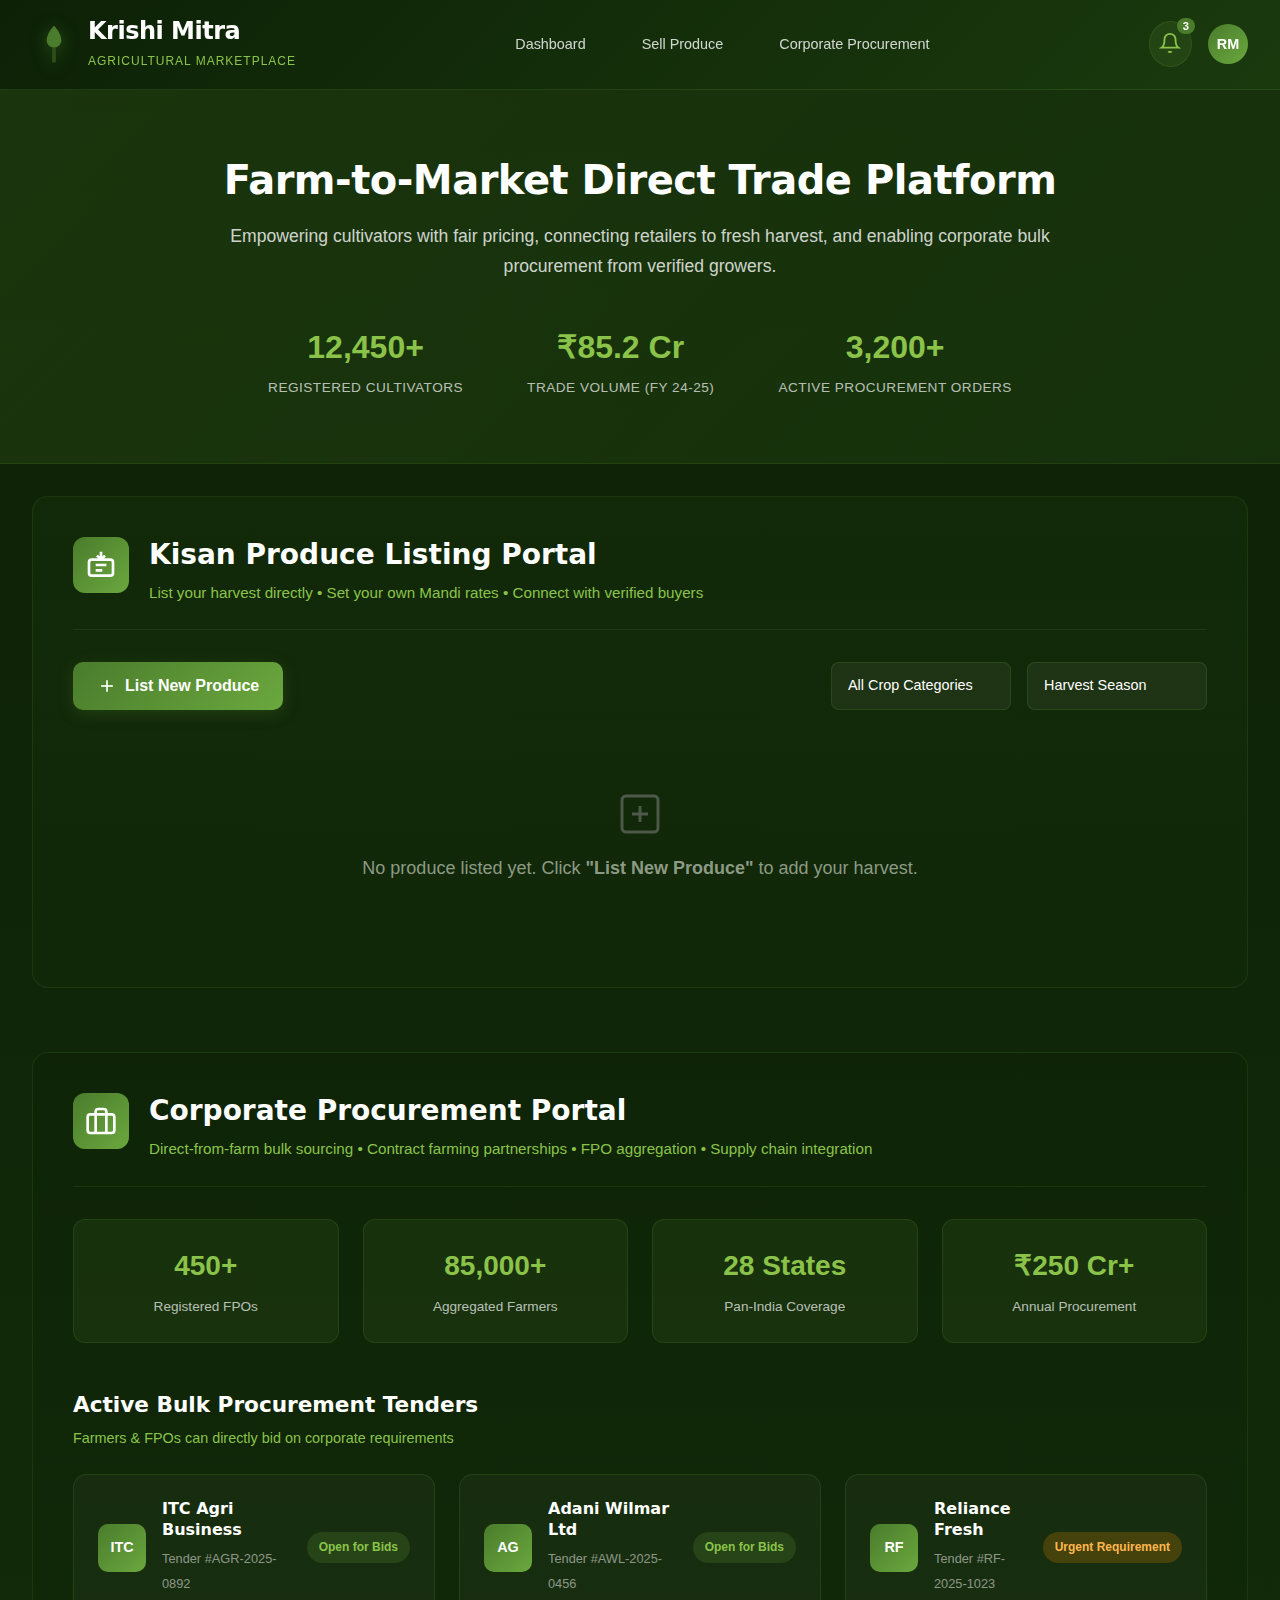
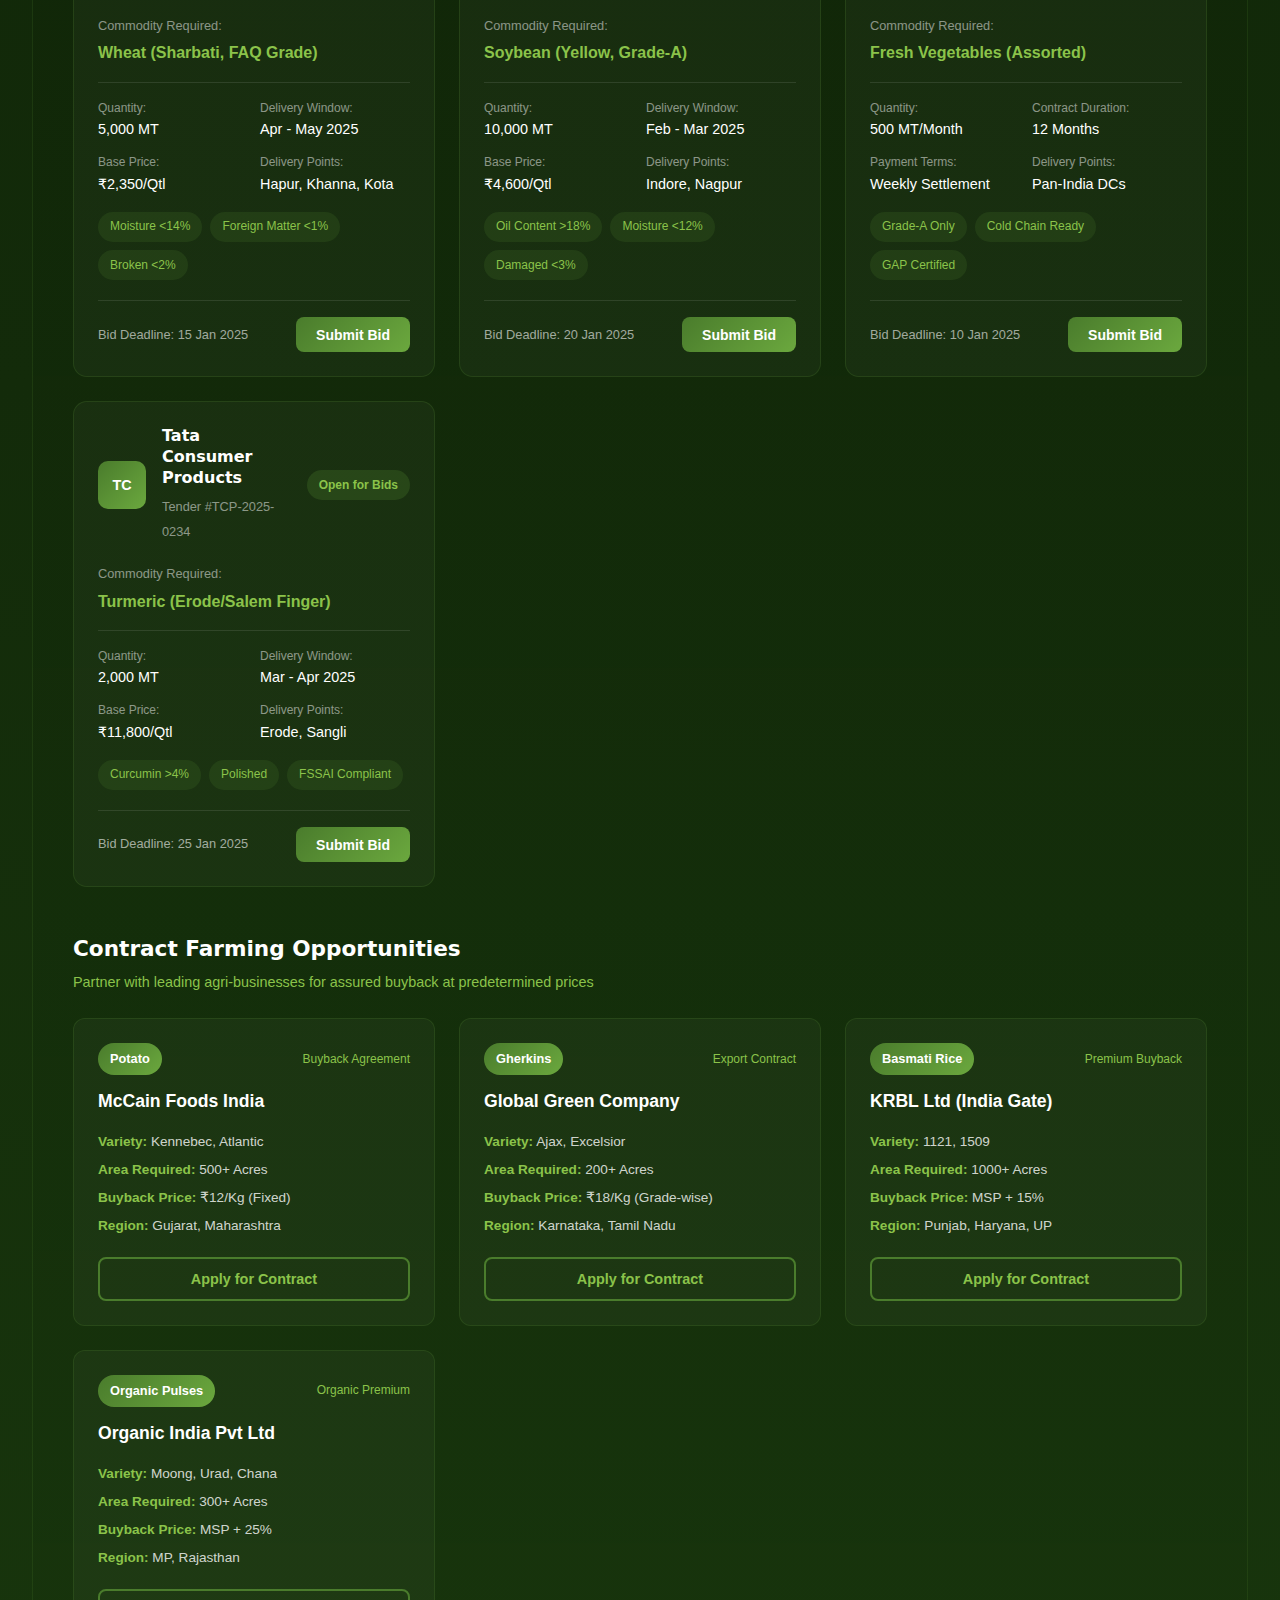
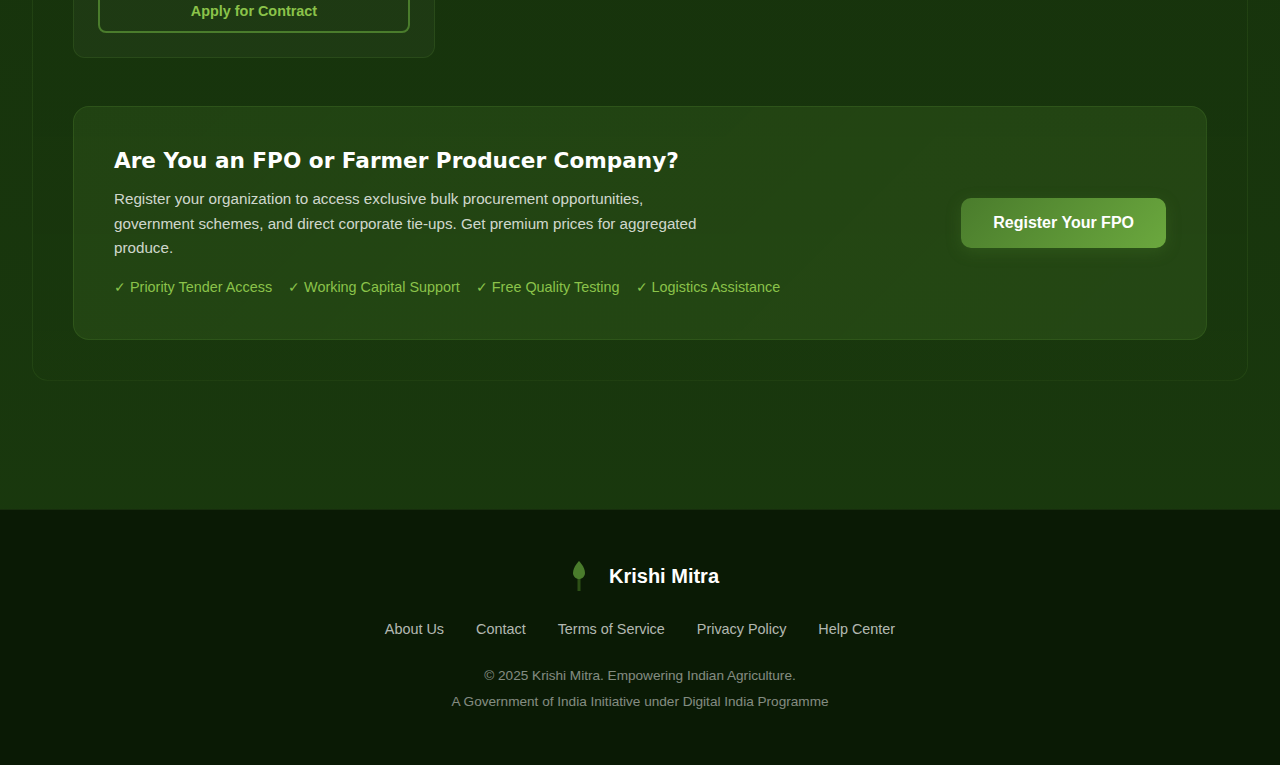
<file: marketplace.html>
<!DOCTYPE html>
<html lang="en">
<head>
    <meta charset="UTF-8">
    <meta name="viewport" content="width=device-width, initial-scale=1.0">
    <meta name="description" content="Krishi Mitra Marketplace - Connect Farmers, Retailers & Agri-Corporations">
    <title>Agri Marketplace | Krishi Mitra</title>
    <link rel="stylesheet" href="css/main.css">
    <link rel="stylesheet" href="css/marketplace.css">
</head>
<body class="marketplace-page">
    <!-- Header -->
    <header class="market-header">
        <div class="header-container">
            <div class="brand">
                <svg class="brand-icon" width="44" height="44" viewBox="0 0 24 24" fill="none">
                    <path d="M12 2C12 2 8 6 8 10C8 12.21 9.79 14 12 14C14.21 14 16 12.21 16 10C16 6 12 2 12 2Z" fill="#4a7c2c"/>
                    <path d="M12 14V22" stroke="#2d5016" stroke-width="2"/>
                </svg>
                <div class="brand-text">
                    <h1>Krishi Mitra</h1>
                    <span>Agricultural Marketplace</span>
                </div>
            </div>
            <nav class="header-nav">
                <a href="dashboard.html" class="nav-link">Dashboard</a>
                <a href="#farmer-section" class="nav-link">Sell Produce</a>
                <a href="#corporate-section" class="nav-link">Corporate Procurement</a>
            </nav>
            <div class="header-actions">
                <button class="notification-btn">
                    <svg width="22" height="22" viewBox="0 0 24 24" fill="none" stroke="currentColor" stroke-width="2">
                        <path d="M18 8A6 6 0 0 0 6 8c0 7-3 9-3 9h18s-3-2-3-9"></path>
                        <path d="M13.73 21a2 2 0 0 1-3.46 0"></path>
                    </svg>
                    <span class="notification-badge">3</span>
                </button>
                <div class="user-avatar">
                    <span>RM</span>
                </div>
            </div>
        </div>
    </header>

    <!-- Hero Section -->
    <section class="hero-section">
        <div class="hero-content">
            <h2>Farm-to-Market Direct Trade Platform</h2>
            <p>Empowering cultivators with fair pricing, connecting retailers to fresh harvest, and enabling corporate bulk procurement from verified growers.</p>
            <div class="hero-stats">
                <div class="stat-item">
                    <span class="stat-value">12,450+</span>
                    <span class="stat-label">Registered Cultivators</span>
                </div>
                <div class="stat-item">
                    <span class="stat-value">₹85.2 Cr</span>
                    <span class="stat-label">Trade Volume (FY 24-25)</span>
                </div>
                <div class="stat-item">
                    <span class="stat-value">3,200+</span>
                    <span class="stat-label">Active Procurement Orders</span>
                </div>
            </div>
        </div>
    </section>

    <!-- Main Content -->
    <main class="marketplace-main">
        
        <!-- ============================================
             SECTION 1: FARMER SELLING PORTAL
             ============================================ -->
        <section class="market-section farmer-section" id="farmer-section">
            <div class="section-header">
                <div class="section-icon">
                    <svg width="32" height="32" viewBox="0 0 24 24" fill="none" stroke="currentColor" stroke-width="2">
                        <path d="M12 2v6m0 0l3-3m-3 3l-3-3"/>
                        <rect x="3" y="8" width="18" height="12" rx="2"/>
                        <path d="M8 12h8M8 16h5"/>
                    </svg>
                </div>
                <div class="section-title">
                    <h2>Kisan Produce Listing Portal</h2>
                    <p>List your harvest directly • Set your own Mandi rates • Connect with verified buyers</p>
                </div>
            </div>

            <!-- Farmer Action Bar -->
            <div class="action-bar">
                <button class="primary-action-btn" id="listProduceBtn">
                    <svg width="20" height="20" viewBox="0 0 24 24" fill="none" stroke="currentColor" stroke-width="2">
                        <line x1="12" y1="5" x2="12" y2="19"></line>
                        <line x1="5" y1="12" x2="19" y2="12"></line>
                    </svg>
                    List New Produce
                </button>
                <div class="filter-group">
                    <select class="filter-select">
                        <option value="">All Crop Categories</option>
                        <option value="cereals">Cereals & Millets</option>
                        <option value="pulses">Pulses & Legumes</option>
                        <option value="oilseeds">Oilseeds</option>
                        <option value="vegetables">Vegetables</option>
                        <option value="fruits">Fruits</option>
                        <option value="spices">Spices & Condiments</option>
                    </select>
                    <select class="filter-select">
                        <option value="">Harvest Season</option>
                        <option value="kharif">Kharif (Monsoon)</option>
                        <option value="rabi">Rabi (Winter)</option>
                        <option value="zaid">Zaid (Summer)</option>
                    </select>
                </div>
            </div>

            <!-- Farmer Listings Grid (populated dynamically) -->
            <div class="listings-grid" id="farmerListingsGrid">
                <div class="empty-state" style="text-align:center; padding:3rem; color:#888; grid-column:1/-1;">
                    <svg width="48" height="48" viewBox="0 0 24 24" fill="none" stroke="currentColor" stroke-width="1.5" style="margin-bottom:1rem; opacity:0.5;">
                        <rect x="3" y="3" width="18" height="18" rx="2" ry="2"></rect>
                        <line x1="12" y1="8" x2="12" y2="16"></line>
                        <line x1="8" y1="12" x2="16" y2="12"></line>
                    </svg>
                    <p>No produce listed yet. Click <strong>"List New Produce"</strong> to add your harvest.</p>
                </div>
            </div>
        </section>

        <!-- ============================================
             SECTION 3: CORPORATE BULK PROCUREMENT
             ============================================ -->
        <section class="market-section corporate-section" id="corporate-section">
            <div class="section-header">
                <div class="section-icon">
                    <svg width="32" height="32" viewBox="0 0 24 24" fill="none" stroke="currentColor" stroke-width="2">
                        <rect x="2" y="7" width="20" height="14" rx="2" ry="2"></rect>
                        <path d="M16 21V5a2 2 0 0 0-2-2h-4a2 2 0 0 0-2 2v16"></path>
                    </svg>
                </div>
                <div class="section-title">
                    <h2>Corporate Procurement Portal</h2>
                    <p>Direct-from-farm bulk sourcing • Contract farming partnerships • FPO aggregation • Supply chain integration</p>
                </div>
            </div>

            <!-- Corporate Stats Bar -->
            <div class="corporate-stats">
                <div class="corp-stat">
                    <span class="corp-stat-value">450+</span>
                    <span class="corp-stat-label">Registered FPOs</span>
                </div>
                <div class="corp-stat">
                    <span class="corp-stat-value">85,000+</span>
                    <span class="corp-stat-label">Aggregated Farmers</span>
                </div>
                <div class="corp-stat">
                    <span class="corp-stat-value">28 States</span>
                    <span class="corp-stat-label">Pan-India Coverage</span>
                </div>
                <div class="corp-stat">
                    <span class="corp-stat-value">₹250 Cr+</span>
                    <span class="corp-stat-label">Annual Procurement</span>
                </div>
            </div>

            <!-- Active Procurement Tenders -->
            <div class="tenders-section">
                <h3>Active Bulk Procurement Tenders</h3>
                <p class="tenders-subtitle">Farmers & FPOs can directly bid on corporate requirements</p>
                
                <div class="tenders-grid">
                    <!-- Tender Card 1 -->
                    <div class="tender-card">
                        <div class="tender-header">
                            <div class="company-logo itc">ITC</div>
                            <div class="tender-info">
                                <h4>ITC Agri Business</h4>
                                <span class="tender-id">Tender #AGR-2025-0892</span>
                            </div>
                            <span class="tender-status open">Open for Bids</span>
                        </div>
                        <div class="tender-details">
                            <div class="tender-commodity">
                                <span class="label">Commodity Required:</span>
                                <span class="value">Wheat (Sharbati, FAQ Grade)</span>
                            </div>
                            <div class="tender-specs">
                                <div class="spec">
                                    <span class="label">Quantity:</span>
                                    <span class="value">5,000 MT</span>
                                </div>
                                <div class="spec">
                                    <span class="label">Delivery Window:</span>
                                    <span class="value">Apr - May 2025</span>
                                </div>
                                <div class="spec">
                                    <span class="label">Base Price:</span>
                                    <span class="value">₹2,350/Qtl</span>
                                </div>
                                <div class="spec">
                                    <span class="label">Delivery Points:</span>
                                    <span class="value">Hapur, Khanna, Kota</span>
                                </div>
                            </div>
                            <div class="tender-requirements">
                                <span class="req-tag">Moisture &lt;14%</span>
                                <span class="req-tag">Foreign Matter &lt;1%</span>
                                <span class="req-tag">Broken &lt;2%</span>
                            </div>
                        </div>
                        <div class="tender-footer">
                            <span class="deadline">Bid Deadline: 15 Jan 2025</span>
                            <button class="bid-btn">Submit Bid</button>
                        </div>
                    </div>

                    <!-- Tender Card 2 -->
                    <div class="tender-card">
                        <div class="tender-header">
                            <div class="company-logo adani">AG</div>
                            <div class="tender-info">
                                <h4>Adani Wilmar Ltd</h4>
                                <span class="tender-id">Tender #AWL-2025-0456</span>
                            </div>
                            <span class="tender-status open">Open for Bids</span>
                        </div>
                        <div class="tender-details">
                            <div class="tender-commodity">
                                <span class="label">Commodity Required:</span>
                                <span class="value">Soybean (Yellow, Grade-A)</span>
                            </div>
                            <div class="tender-specs">
                                <div class="spec">
                                    <span class="label">Quantity:</span>
                                    <span class="value">10,000 MT</span>
                                </div>
                                <div class="spec">
                                    <span class="label">Delivery Window:</span>
                                    <span class="value">Feb - Mar 2025</span>
                                </div>
                                <div class="spec">
                                    <span class="label">Base Price:</span>
                                    <span class="value">₹4,600/Qtl</span>
                                </div>
                                <div class="spec">
                                    <span class="label">Delivery Points:</span>
                                    <span class="value">Indore, Nagpur</span>
                                </div>
                            </div>
                            <div class="tender-requirements">
                                <span class="req-tag">Oil Content &gt;18%</span>
                                <span class="req-tag">Moisture &lt;12%</span>
                                <span class="req-tag">Damaged &lt;3%</span>
                            </div>
                        </div>
                        <div class="tender-footer">
                            <span class="deadline">Bid Deadline: 20 Jan 2025</span>
                            <button class="bid-btn">Submit Bid</button>
                        </div>
                    </div>

                    <!-- Tender Card 3 -->
                    <div class="tender-card">
                        <div class="tender-header">
                            <div class="company-logo reliance">RF</div>
                            <div class="tender-info">
                                <h4>Reliance Fresh</h4>
                                <span class="tender-id">Tender #RF-2025-1023</span>
                            </div>
                            <span class="tender-status urgent">Urgent Requirement</span>
                        </div>
                        <div class="tender-details">
                            <div class="tender-commodity">
                                <span class="label">Commodity Required:</span>
                                <span class="value">Fresh Vegetables (Assorted)</span>
                            </div>
                            <div class="tender-specs">
                                <div class="spec">
                                    <span class="label">Quantity:</span>
                                    <span class="value">500 MT/Month</span>
                                </div>
                                <div class="spec">
                                    <span class="label">Contract Duration:</span>
                                    <span class="value">12 Months</span>
                                </div>
                                <div class="spec">
                                    <span class="label">Payment Terms:</span>
                                    <span class="value">Weekly Settlement</span>
                                </div>
                                <div class="spec">
                                    <span class="label">Delivery Points:</span>
                                    <span class="value">Pan-India DCs</span>
                                </div>
                            </div>
                            <div class="tender-requirements">
                                <span class="req-tag">Grade-A Only</span>
                                <span class="req-tag">Cold Chain Ready</span>
                                <span class="req-tag">GAP Certified</span>
                            </div>
                        </div>
                        <div class="tender-footer">
                            <span class="deadline">Bid Deadline: 10 Jan 2025</span>
                            <button class="bid-btn">Submit Bid</button>
                        </div>
                    </div>

                    <!-- Tender Card 4 -->
                    <div class="tender-card">
                        <div class="tender-header">
                            <div class="company-logo tata">TC</div>
                            <div class="tender-info">
                                <h4>Tata Consumer Products</h4>
                                <span class="tender-id">Tender #TCP-2025-0234</span>
                            </div>
                            <span class="tender-status open">Open for Bids</span>
                        </div>
                        <div class="tender-details">
                            <div class="tender-commodity">
                                <span class="label">Commodity Required:</span>
                                <span class="value">Turmeric (Erode/Salem Finger)</span>
                            </div>
                            <div class="tender-specs">
                                <div class="spec">
                                    <span class="label">Quantity:</span>
                                    <span class="value">2,000 MT</span>
                                </div>
                                <div class="spec">
                                    <span class="label">Delivery Window:</span>
                                    <span class="value">Mar - Apr 2025</span>
                                </div>
                                <div class="spec">
                                    <span class="label">Base Price:</span>
                                    <span class="value">₹11,800/Qtl</span>
                                </div>
                                <div class="spec">
                                    <span class="label">Delivery Points:</span>
                                    <span class="value">Erode, Sangli</span>
                                </div>
                            </div>
                            <div class="tender-requirements">
                                <span class="req-tag">Curcumin &gt;4%</span>
                                <span class="req-tag">Polished</span>
                                <span class="req-tag">FSSAI Compliant</span>
                            </div>
                        </div>
                        <div class="tender-footer">
                            <span class="deadline">Bid Deadline: 25 Jan 2025</span>
                            <button class="bid-btn">Submit Bid</button>
                        </div>
                    </div>
                </div>
            </div>

            <!-- Contract Farming Section -->
            <div class="contract-farming">
                <h3>Contract Farming Opportunities</h3>
                <p class="section-desc">Partner with leading agri-businesses for assured buyback at predetermined prices</p>
                
                <div class="contracts-grid">
                    <div class="contract-card">
                        <div class="contract-header">
                            <span class="crop-type">Potato</span>
                            <span class="contract-type">Buyback Agreement</span>
                        </div>
                        <div class="contract-company">McCain Foods India</div>
                        <div class="contract-details">
                            <p><strong>Variety:</strong> Kennebec, Atlantic</p>
                            <p><strong>Area Required:</strong> 500+ Acres</p>
                            <p><strong>Buyback Price:</strong> ₹12/Kg (Fixed)</p>
                            <p><strong>Region:</strong> Gujarat, Maharashtra</p>
                        </div>
                        <button class="apply-btn">Apply for Contract</button>
                    </div>

                    <div class="contract-card">
                        <div class="contract-header">
                            <span class="crop-type">Gherkins</span>
                            <span class="contract-type">Export Contract</span>
                        </div>
                        <div class="contract-company">Global Green Company</div>
                        <div class="contract-details">
                            <p><strong>Variety:</strong> Ajax, Excelsior</p>
                            <p><strong>Area Required:</strong> 200+ Acres</p>
                            <p><strong>Buyback Price:</strong> ₹18/Kg (Grade-wise)</p>
                            <p><strong>Region:</strong> Karnataka, Tamil Nadu</p>
                        </div>
                        <button class="apply-btn">Apply for Contract</button>
                    </div>

                    <div class="contract-card">
                        <div class="contract-header">
                            <span class="crop-type">Basmati Rice</span>
                            <span class="contract-type">Premium Buyback</span>
                        </div>
                        <div class="contract-company">KRBL Ltd (India Gate)</div>
                        <div class="contract-details">
                            <p><strong>Variety:</strong> 1121, 1509</p>
                            <p><strong>Area Required:</strong> 1000+ Acres</p>
                            <p><strong>Buyback Price:</strong> MSP + 15%</p>
                            <p><strong>Region:</strong> Punjab, Haryana, UP</p>
                        </div>
                        <button class="apply-btn">Apply for Contract</button>
                    </div>

                    <div class="contract-card">
                        <div class="contract-header">
                            <span class="crop-type">Organic Pulses</span>
                            <span class="contract-type">Organic Premium</span>
                        </div>
                        <div class="contract-company">Organic India Pvt Ltd</div>
                        <div class="contract-details">
                            <p><strong>Variety:</strong> Moong, Urad, Chana</p>
                            <p><strong>Area Required:</strong> 300+ Acres</p>
                            <p><strong>Buyback Price:</strong> MSP + 25%</p>
                            <p><strong>Region:</strong> MP, Rajasthan</p>
                        </div>
                        <button class="apply-btn">Apply for Contract</button>
                    </div>
                </div>
            </div>

            <!-- FPO Registration CTA -->
            <div class="fpo-cta">
                <div class="fpo-content">
                    <h3>Are You an FPO or Farmer Producer Company?</h3>
                    <p>Register your organization to access exclusive bulk procurement opportunities, government schemes, and direct corporate tie-ups. Get premium prices for aggregated produce.</p>
                    <div class="fpo-benefits">
                        <span class="fpo-benefit">✓ Priority Tender Access</span>
                        <span class="fpo-benefit">✓ Working Capital Support</span>
                        <span class="fpo-benefit">✓ Free Quality Testing</span>
                        <span class="fpo-benefit">✓ Logistics Assistance</span>
                    </div>
                </div>
                <button class="register-fpo-btn">Register Your FPO</button>
            </div>
        </section>

    </main>

    <!-- Footer -->
    <footer class="market-footer">
        <div class="footer-content">
            <div class="footer-brand">
                <svg width="36" height="36" viewBox="0 0 24 24" fill="none">
                    <path d="M12 2C12 2 8 6 8 10C8 12.21 9.79 14 12 14C14.21 14 16 12.21 16 10C16 6 12 2 12 2Z" fill="#4a7c2c"/>
                    <path d="M12 14V22" stroke="#2d5016" stroke-width="2"/>
                </svg>
                <span>Krishi Mitra</span>
            </div>
            <div class="footer-links">
                <a href="#">About Us</a>
                <a href="#">Contact</a>
                <a href="#">Terms of Service</a>
                <a href="#">Privacy Policy</a>
                <a href="#">Help Center</a>
            </div>
            <div class="footer-copy">
                <p>© 2025 Krishi Mitra. Empowering Indian Agriculture.</p>
                <p>A Government of India Initiative under Digital India Programme</p>
            </div>
        </div>
    </footer>

    <script src="js/auth.js"></script>
</body>
</html>
</file>
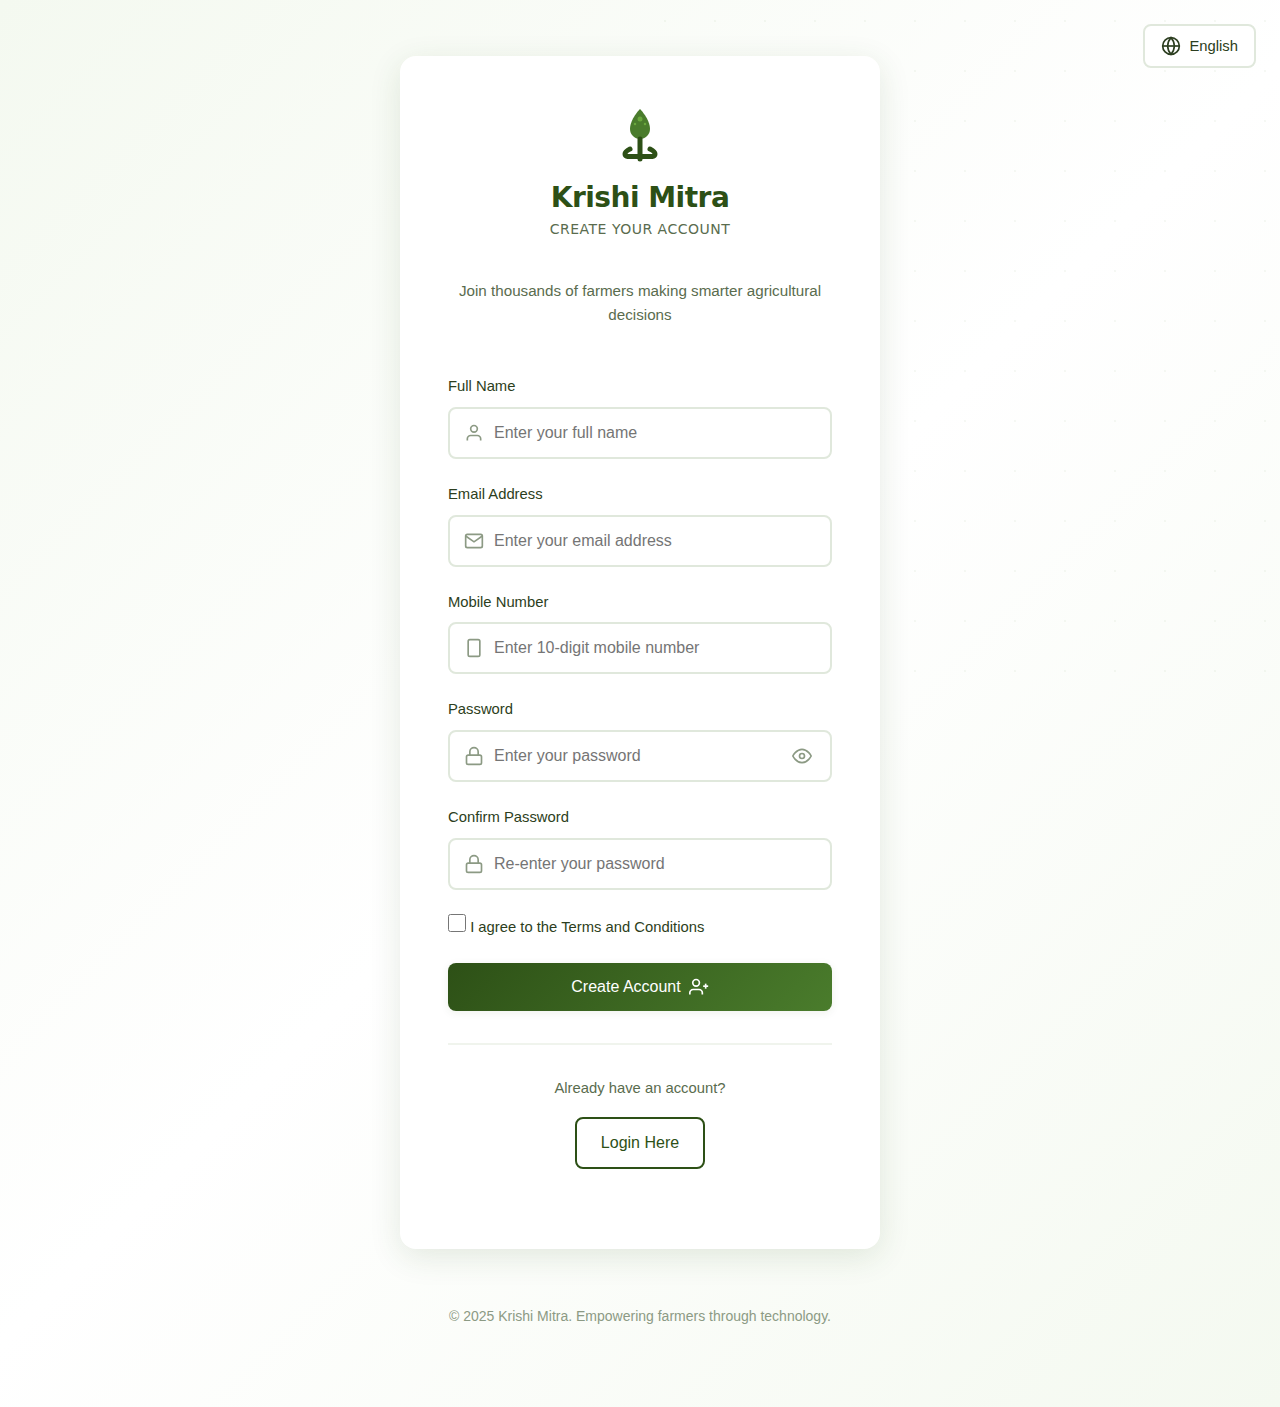
<file: register.html>
<!DOCTYPE html>
<html lang="en">
<head>
    <meta charset="UTF-8">
    <meta name="viewport" content="width=device-width, initial-scale=1.0">
    <meta name="description" content="Register for Krishi DSS - Smart Agriculture Advisory Platform">
    <title>Register | Krishi Mitra</title>
    <link rel="stylesheet" href="css/main.css">
    <link rel="stylesheet" href="css/auth.css">
</head>
<body class="auth-page">
    <!-- Language Selector -->
    <div class="language-selector">
        <button id="languageBtn" class="language-btn" aria-label="Select Language">
            <svg width="20" height="20" viewBox="0 0 24 24" fill="none" stroke="currentColor" stroke-width="2">
                <circle cx="12" cy="12" r="10"></circle>
                <line x1="2" y1="12" x2="22" y2="12"></line>
                <path d="M12 2a15.3 15.3 0 0 1 4 10 15.3 15.3 0 0 1-4 10 15.3 15.3 0 0 1-4-10 15.3 15.3 0 0 1 4-10z"></path>
            </svg>
            <span id="currentLang">English</span>
        </button>
        <div id="languageDropdown" class="language-dropdown hidden">
            <button data-lang="en">English</button>
            <button data-lang="hi">हिंदी</button>
            <button data-lang="mr">मराठी</button>
            <button data-lang="pa">ਪੰਜਾਬੀ</button>
            <button data-lang="ta">தமிழ்</button>
        </div>
    </div>

    <!-- Registration Container -->
    <div class="auth-container">
        <div class="auth-card">
            <!-- Logo and Header -->
            <div class="auth-header">
                <div class="logo-container">
                    <svg class="logo-icon" width="60" height="60" viewBox="0 0 24 24" fill="none">
                        <path d="M12 2C12 2 8 6 8 10C8 12.21 9.79 14 12 14C14.21 14 16 12.21 16 10C16 6 12 2 12 2Z" fill="#4a7c2c"/>
                        <path d="M12 14V22" stroke="#2d5016" stroke-width="2" stroke-linecap="round"/>
                        <path d="M8 18C8 18 6 19 6 20C6 20.55 6.45 21 7 21H17C17.55 21 18 20.55 18 20C18 19 16 18 16 18" stroke="#2d5016" stroke-width="2" stroke-linecap="round"/>
                        <circle cx="12" cy="6" r="1" fill="#6ba83e"/>
                        <circle cx="10" cy="8" r="0.5" fill="#6ba83e"/>
                        <circle cx="14" cy="8" r="0.5" fill="#6ba83e"/>
                    </svg>
                    <h1 class="logo-text">
                        <span class="logo-main" data-i18n="app_name">Krishi Mitra</span>
                        <span class="logo-sub" data-i18n="register_tagline">Create Your Account</span>
                    </h1>
                </div>
                <p class="auth-description" data-i18n="register_subtitle">
                    Join thousands of farmers making smarter agricultural decisions
                </p>
            </div>

            <!-- Registration Form -->
            <form id="registerForm" class="auth-form">
                <div class="alert hidden" id="registerAlert"></div>

                <div class="form-group">
                    <label for="fullName" data-i18n="fullname_label">Full Name</label>
                    <div class="input-wrapper">
                        <svg class="input-icon" width="20" height="20" viewBox="0 0 24 24" fill="none" stroke="currentColor" stroke-width="2">
                            <path d="M20 21v-2a4 4 0 0 0-4-4H8a4 4 0 0 0-4 4v2"></path>
                            <circle cx="12" cy="7" r="4"></circle>
                        </svg>
                        <input 
                            type="text" 
                            id="fullName" 
                            name="fullName" 
                            required 
                            data-i18n-placeholder="fullname_placeholder"
                            placeholder="Enter your full name">
                    </div>
                </div>

                <div class="form-group">
                    <label for="email" data-i18n="email_label">Email Address</label>
                    <div class="input-wrapper">
                        <svg class="input-icon" width="20" height="20" viewBox="0 0 24 24" fill="none" stroke="currentColor" stroke-width="2">
                            <path d="M4 4h16c1.1 0 2 .9 2 2v12c0 1.1-.9 2-2 2H4c-1.1 0-2-.9-2-2V6c0-1.1.9-2 2-2z"></path>
                            <polyline points="22,6 12,13 2,6"></polyline>
                        </svg>
                        <input 
                            type="email" 
                            id="email" 
                            name="email" 
                            required 
                            data-i18n-placeholder="email_placeholder"
                            placeholder="Enter your email address">
                    </div>
                </div>

                <div class="form-group">
                    <label for="mobile" data-i18n="mobile_label">Mobile Number</label>
                    <div class="input-wrapper">
                        <svg class="input-icon" width="20" height="20" viewBox="0 0 24 24" fill="none" stroke="currentColor" stroke-width="2">
                            <rect x="5" y="2" width="14" height="20" rx="2" ry="2"></rect>
                            <line x1="12" y1="18" x2="12.01" y2="18"></line>
                        </svg>
                        <input 
                            type="tel" 
                            id="mobile" 
                            name="mobile" 
                            required 
                            pattern="[0-9]{10}"
                            data-i18n-placeholder="mobile_placeholder"
                            placeholder="Enter 10-digit mobile number">
                    </div>
                </div>

                <div class="form-group">
                    <label for="regPassword" data-i18n="password_label">Password</label>
                    <div class="input-wrapper">
                        <svg class="input-icon" width="20" height="20" viewBox="0 0 24 24" fill="none" stroke="currentColor" stroke-width="2">
                            <rect x="3" y="11" width="18" height="11" rx="2" ry="2"></rect>
                            <path d="M7 11V7a5 5 0 0 1 10 0v4"></path>
                        </svg>
                        <input 
                            type="password" 
                            id="regPassword" 
                            name="password" 
                            required 
                            minlength="6"
                            data-i18n-placeholder="password_placeholder"
                            placeholder="At least 6 characters">
                        <button type="button" class="toggle-password" id="togglePassword" aria-label="Toggle password visibility">
                            <svg width="20" height="20" viewBox="0 0 24 24" fill="none" stroke="currentColor" stroke-width="2">
                                <path d="M1 12s4-8 11-8 11 8 11 8-4 8-11 8-11-8-11-8z"></path>
                                <circle cx="12" cy="12" r="3"></circle>
                            </svg>
                        </button>
                    </div>
                </div>

                <div class="form-group">
                    <label for="confirmPassword" data-i18n="confirm_password_label">Confirm Password</label>
                    <div class="input-wrapper">
                        <svg class="input-icon" width="20" height="20" viewBox="0 0 24 24" fill="none" stroke="currentColor" stroke-width="2">
                            <rect x="3" y="11" width="18" height="11" rx="2" ry="2"></rect>
                            <path d="M7 11V7a5 5 0 0 1 10 0v4"></path>
                        </svg>
                        <input 
                            type="password" 
                            id="confirmPassword" 
                            name="confirmPassword" 
                            required 
                            data-i18n-placeholder="confirm_password_placeholder"
                            placeholder="Re-enter your password">
                    </div>
                </div>

                <div class="form-group">
                    <label class="checkbox-label">
                        <input type="checkbox" id="termsAccept" name="termsAccept" required>
                        <span data-i18n="terms_accept">I agree to the Terms and Conditions</span>
                    </label>
                </div>

                <button type="submit" class="btn btn-primary btn-block" id="registerBtn">
                    <span data-i18n="register_button">Create Account</span>
                    <svg class="btn-icon" width="20" height="20" viewBox="0 0 24 24" fill="none" stroke="currentColor" stroke-width="2">
                        <path d="M16 21v-2a4 4 0 0 0-4-4H5a4 4 0 0 0-4 4v2"></path>
                        <circle cx="8.5" cy="7" r="4"></circle>
                        <line x1="20" y1="8" x2="20" y2="14"></line>
                        <line x1="23" y1="11" x2="17" y2="11"></line>
                    </svg>
                </button>

                <!-- Login Link -->
                <div class="demo-mode">
                    <p class="demo-text" data-i18n="have_account">Already have an account?</p>
                    <a href="index.html" class="btn btn-outline" data-i18n="login_link">
                        Login Here
                    </a>
                </div>
            </form>
        </div>

        <!-- Footer -->
        <footer class="auth-footer">
            <p data-i18n="footer_text">© 2025 Krishi Mitra. Empowering farmers through technology.</p>
        </footer>
    </div>

    <!-- Scripts -->
    <script src="config.js"></script>
    <script src="js/api.js"></script>
    <script src="js/translations.js"></script>
    <script src="js/register.js"></script>
</body>
</html>
</file>
<file: css/main.css>
/* ============================================
   Krishi DSS - Main Stylesheet
   Clean & Classy Green-White Theme
   Mobile-First Responsive Design
   ============================================ */

/* CSS Variables */
:root {
    /* Colors - Green & White Theme */
    --primary: #2d5016;
    --primary-dark: #1f3810;
    --primary-light: #4a7c2c;
    --accent: #6ba83e;
    --accent-light: #8bc34a;
    
    --background: #ffffff;
    --background-light: #f4f9f0;
    --background-grey: #fafafa;
    
    --text-primary: #2c3e20;
    --text-secondary: #5a6c4e;
    --text-muted: #8c9a84;
    
    --success: #52a447;
    --warning: #f5a623;
    --danger: #d93636;
    --info: #1976d2;
    
    --border: #e0e8dc;
    --border-light: #f0f4ed;
    --shadow: rgba(45, 80, 22, 0.08);
    --shadow-hover: rgba(45, 80, 22, 0.15);
    
    /* Typography */
    --font-primary: -apple-system, BlinkMacSystemFont, 'Segoe UI', Roboto, 'Helvetica Neue', Arial, sans-serif;
    --font-heading: 'Segoe UI', system-ui, sans-serif;
    
    /* Spacing */
    --spacing-xs: 0.5rem;
    --spacing-sm: 1rem;
    --spacing-md: 1.5rem;
    --spacing-lg: 2rem;
    --spacing-xl: 3rem;
    
    /* Border Radius */
    --radius-sm: 4px;
    --radius-md: 8px;
    --radius-lg: 12px;
    --radius-xl: 16px;
    
    /* Transitions - optimized for performance (avoid 'all' to prevent flickering) */
    --transition: background-color 0.3s cubic-bezier(0.4, 0, 0.2, 1), color 0.3s cubic-bezier(0.4, 0, 0.2, 1), border-color 0.3s cubic-bezier(0.4, 0, 0.2, 1), box-shadow 0.3s cubic-bezier(0.4, 0, 0.2, 1), transform 0.3s cubic-bezier(0.4, 0, 0.2, 1);
    --transition-fast: background-color 0.15s ease, color 0.15s ease, border-color 0.15s ease, box-shadow 0.15s ease, transform 0.15s ease;
}

/* ============================================
   Reset & Base Styles
   ============================================ */

* {
    margin: 0;
    padding: 0;
    box-sizing: border-box;
}

html {
    font-size: 16px;
    scroll-behavior: smooth;
}

body {
    font-family: var(--font-primary);
    color: var(--text-primary);
    line-height: 1.6;
    -webkit-font-smoothing: antialiased;
    -moz-osx-font-smoothing: grayscale;
    overflow-x: hidden;
}

body.ready {
    background-color: var(--background);
    overflow-y: auto;
}

h1, h2, h3, h4, h5, h6 {
    font-family: var(--font-heading);
    font-weight: 600;
    line-height: 1.3;
    color: var(--text-primary);
    margin-bottom: var(--spacing-sm);
}

h1 { font-size: 2.5rem; }
h2 { font-size: 2rem; }
h3 { font-size: 1.5rem; }
h4 { font-size: 1.25rem; }
h5 { font-size: 1.125rem; }
h6 { font-size: 1rem; }

p {
    margin-bottom: var(--spacing-sm);
    color: var(--text-secondary);
}

a {
    color: var(--primary);
    text-decoration: none;
    transition: var(--transition-fast);
}

a:hover {
    color: var(--primary-light);
}

img {
    max-width: 100%;
    height: auto;
    display: block;
}

/* ============================================
   Utility Classes
   ============================================ */

.hidden {
    display: none !important;
}

.text-center {
    text-align: center;
}

.text-right {
    text-align: right;
}

.mb-sm { margin-bottom: var(--spacing-sm); }
.mb-md { margin-bottom: var(--spacing-md); }
.mb-lg { margin-bottom: var(--spacing-lg); }

.mt-sm { margin-top: var(--spacing-sm); }
.mt-md { margin-top: var(--spacing-md); }
.mt-lg { margin-top: var(--spacing-lg); }

/* ============================================
   Buttons
   ============================================ */

.btn {
    display: inline-flex;
    align-items: center;
    justify-content: center;
    gap: var(--spacing-xs);
    padding: 0.75rem 1.5rem;
    font-size: 1rem;
    font-weight: 500;
    line-height: 1.5;
    border: none;
    border-radius: var(--radius-md);
    cursor: pointer;
    transition: var(--transition);
    text-align: center;
    white-space: nowrap;
    user-select: none;
}

.btn:disabled {
    opacity: 0.5;
    cursor: not-allowed;
}

.btn-primary {
    background: linear-gradient(135deg, var(--primary) 0%, var(--primary-light) 100%);
    color: white;
    box-shadow: 0 2px 8px var(--shadow);
}

.btn-primary:hover:not(:disabled) {
    box-shadow: 0 4px 12px var(--shadow-hover);
    transform: translateY(-1px);
}

.btn-primary:active:not(:disabled) {
    transform: translateY(0);
}

.btn-outline {
    background: transparent;
    color: var(--primary);
    border: 2px solid var(--primary);
}

.btn-outline:hover:not(:disabled) {
    background: var(--primary);
    color: white;
}

.btn-block {
    display: flex;
    width: 100%;
}

.btn-icon {
    width: 20px;
    height: 20px;
}

/* ============================================
   Cards
   ============================================ */

.card {
    background: white;
    border-radius: var(--radius-lg);
    padding: var(--spacing-lg);
    box-shadow: 0 2px 8px var(--shadow);
    transition: var(--transition);
    margin-bottom: var(--spacing-md);
}

.card:hover {
    box-shadow: 0 4px 16px var(--shadow-hover);
}

.card h3 {
    color: var(--primary);
    margin-bottom: var(--spacing-md);
}

/* ============================================
   Forms
   ============================================ */

.form-group {
    margin-bottom: var(--spacing-md);
}

.form-group label {
    display: block;
    font-weight: 500;
    color: var(--text-primary);
    margin-bottom: var(--spacing-xs);
    font-size: 0.925rem;
}

.form-control,
input[type="text"],
input[type="email"],
input[type="password"],
input[type="tel"],
input[type="number"],
select,
textarea {
    width: 100%;
    padding: 0.75rem 1rem;
    font-size: 1rem;
    line-height: 1.5;
    color: var(--text-primary);
    background-color: var(--background);
    border: 2px solid var(--border);
    border-radius: var(--radius-md);
    transition: var(--transition-fast);
}

.form-control:focus,
input:focus,
select:focus,
textarea:focus {
    outline: none;
    border-color: var(--primary);
    box-shadow: 0 0 0 3px rgba(45, 80, 22, 0.1);
}

.input-wrapper {
    position: relative;
    display: flex;
    align-items: center;
}

.input-wrapper input {
    padding-left: 2.75rem;
}

.input-icon {
    position: absolute;
    left: 1rem;
    color: var(--text-muted);
    pointer-events: none;
}

select {
    appearance: none;
    background-image: url("data:image/svg+xml,%3Csvg width='12' height='8' viewBox='0 0 12 8' fill='none' xmlns='http://www.w3.org/2000/svg'%3E%3Cpath d='M1 1L6 6L11 1' stroke='%235a6c4e' stroke-width='2' stroke-linecap='round'/%3E%3C/svg%3E");
    background-repeat: no-repeat;
    background-position: right 1rem center;
    padding-right: 2.5rem;
    cursor: pointer;
    min-height: 45px;
}

select option {
    padding: 10px;
    background: white;
    color: var(--text-primary);
}

textarea {
    resize: vertical;
    min-height: 100px;
}

/* Checkbox & Radio */
.checkbox-label {
    display: flex;
    align-items: center;
    gap: var(--spacing-xs);
    cursor: pointer;
    font-size: 0.925rem;
    color: var(--text-secondary);
}

input[type="checkbox"],
input[type="radio"] {
    width: 18px;
    height: 18px;
    cursor: pointer;
    accent-color: var(--primary);
}

/* ============================================
   Language Selector
   ============================================ */

.language-selector {
    position: fixed;
    top: var(--spacing-md);
    right: var(--spacing-md);
    z-index: 1000;
}

.language-btn {
    display: flex;
    align-items: center;
    gap: var(--spacing-xs);
    padding: 0.625rem 1rem;
    background: white;
    border: 2px solid var(--border);
    border-radius: var(--radius-md);
    cursor: pointer;
    transition: var(--transition);
    font-size: 0.925rem;
    font-weight: 500;
    color: var(--text-primary);
    position: relative;
}

.language-btn:hover {
    border-color: var(--primary);
    box-shadow: 0 2px 8px var(--shadow);
}

.language-dropdown {
    position: absolute;
    top: calc(100% + 0.5rem);
    right: 0;
    background: white;
    border-radius: var(--radius-md);
    box-shadow: 0 4px 16px var(--shadow-hover);
    min-width: 150px;
    overflow: hidden;
    z-index: 1001;
}

.language-dropdown button {
    display: block;
    width: 100%;
    padding: 0.75rem 1rem;
    border: none;
    background: transparent;
    text-align: left;
    cursor: pointer;
    transition: var(--transition-fast);
    color: var(--text-primary);
    font-size: 0.925rem;
}

.language-dropdown button:hover {
    background: var(--background-light);
    color: var(--primary);
}

/* ============================================
   Alert Messages
   ============================================ */

.alert {
    padding: 1rem 1.25rem;
    border-radius: var(--radius-md);
    margin-bottom: var(--spacing-md);
    display: flex;
    align-items: center;
    gap: var(--spacing-sm);
    font-size: 0.925rem;
}

.alert-success {
    background: #e8f5e9;
    color: #2e7d32;
    border-left: 4px solid var(--success);
}

.alert-error {
    background: #ffebee;
    color: #c62828;
    border-left: 4px solid var(--danger);
}

.alert-warning {
    background: #fff3e0;
    color: #e65100;
    border-left: 4px solid var(--warning);
}

.alert-info {
    background: #e3f2fd;
    color: #1565c0;
    border-left: 4px solid var(--info);
}

/* ============================================
   Loading States
   ============================================ */

.loading-overlay {
    position: fixed;
    top: 0;
    left: 0;
    right: 0;
    bottom: 0;
    background: rgba(255, 255, 255, 0.95);
    display: flex;
    flex-direction: column;
    align-items: center;
    justify-content: center;
    gap: var(--spacing-md);
    z-index: 9999;
}

.spinner {
    width: 50px;
    height: 50px;
    border: 4px solid var(--border);
    border-top-color: var(--primary);
    border-radius: 50%;
    animation: spin 0.8s linear infinite;
}

@keyframes spin {
    to { transform: rotate(360deg); }
}

/* ============================================
   Toast Notifications
   ============================================ */

.toast-container {
    position: fixed;
    bottom: var(--spacing-lg);
    right: var(--spacing-lg);
    z-index: 10000;
    display: flex;
    flex-direction: column;
    gap: var(--spacing-sm);
    max-width: 400px;
}

.toast {
    background: white;
    padding: 1rem 1.25rem;
    border-radius: var(--radius-md);
    box-shadow: 0 4px 16px var(--shadow-hover);
    display: flex;
    align-items: center;
    gap: var(--spacing-sm);
    animation: slideIn 0.3s ease;
}

@keyframes slideIn {
    from {
        transform: translateX(400px);
        opacity: 0;
    }
    to {
        transform: translateX(0);
        opacity: 1;
    }
}

/* ============================================
   Empty States
   ============================================ */

.empty-state {
    display: flex;
    flex-direction: column;
    align-items: center;
    justify-content: center;
    padding: var(--spacing-xl) var(--spacing-lg);
    text-align: center;
    color: var(--text-muted);
}

.empty-state svg {
    margin-bottom: var(--spacing-md);
    opacity: 0.5;
}

.empty-state p {
    color: var(--text-muted);
    font-size: 1.125rem;
}

/* ============================================
   Responsive Design
   ============================================ */

@media (max-width: 768px) {
    :root {
        font-size: 14px;
    }
    
    h1 { font-size: 2rem; }
    h2 { font-size: 1.75rem; }
    h3 { font-size: 1.25rem; }
    
    .card {
        padding: var(--spacing-md);
    }
    
    .language-selector {
        top: var(--spacing-sm);
        right: var(--spacing-sm);
    }
    
    .toast-container {
        bottom: var(--spacing-sm);
        right: var(--spacing-sm);
        left: var(--spacing-sm);
        max-width: none;
    }
}

@media (max-width: 480px) {
    .btn {
        padding: 0.625rem 1.25rem;
        font-size: 0.925rem;
    }
}

/* ============================================
   Print Styles
   ============================================ */

@media print {
    .no-print,
    .language-selector,
    .btn,
    .loading-overlay,
    .toast-container {
        display: none !important;
    }
}
</file>
<file: css/auth.css>
/* ============================================
   Authentication Pages Stylesheet
   Login & Registration Pages
   ============================================ */

.auth-page {
    min-height: 100vh;
    background: linear-gradient(135deg, var(--background-light) 0%, var(--background) 50%, var(--background-light) 100%);
    display: flex;
    align-items: center;
    justify-content: center;
    padding: var(--spacing-md);
    position: relative;
    overflow-x: hidden;
    overflow-y: auto;
}

/* Background Pattern */
.auth-page::before {
    content: '';
    position: absolute;
    top: -50%;
    right: -50%;
    width: 100%;
    height: 100%;
    background: radial-gradient(circle, rgba(74, 124, 44, 0.05) 1px, transparent 1px);
    background-size: 50px 50px;
    animation: patternMove 60s linear infinite;
    pointer-events: none;
}

@keyframes patternMove {
    0% { transform: translate(0, 0); }
    100% { transform: translate(50px, 50px); }
}

/* Auth Container */
.auth-container {
    width: 100%;
    max-width: 480px;
    position: relative;
    z-index: 1;
    margin: 2rem auto;
}

/* Auth Card */
.auth-card {
    background: white;
    border-radius: var(--radius-xl);
    box-shadow: 0 8px 32px rgba(45, 80, 22, 0.12);
    padding: var(--spacing-xl);
    animation: fadeInUp 0.6s ease;
}

@keyframes fadeInUp {
    from {
        opacity: 0;
        transform: translateY(30px);
    }
    to {
        opacity: 1;
        transform: translateY(0);
    }
}

/* Header Section */
.auth-header {
    text-align: center;
    margin-bottom: var(--spacing-xl);
}

.logo-container {
    display: flex;
    flex-direction: column;
    align-items: center;
    gap: var(--spacing-sm);
    margin-bottom: var(--spacing-md);
}

.logo-icon {
    animation: plantGrow 1s ease;
}

@keyframes plantGrow {
    0% {
        transform: scale(0) translateY(20px);
        opacity: 0;
    }
    60% {
        transform: scale(1.1) translateY(-5px);
    }
    100% {
        transform: scale(1) translateY(0);
        opacity: 1;
    }
}

.logo-text {
    display: flex;
    flex-direction: column;
    align-items: center;
    gap: 0.25rem;
}

.logo-main {
    font-size: 1.75rem;
    font-weight: 700;
    color: var(--primary);
    letter-spacing: -0.5px;
}

.logo-sub {
    font-size: 0.875rem;
    font-weight: 500;
    color: var(--text-secondary);
    letter-spacing: 0.5px;
    text-transform: uppercase;
}

.auth-description {
    color: var(--text-secondary);
    font-size: 0.95rem;
    line-height: 1.6;
    margin: 0;
}

/* Auth Form */
.auth-form {
    margin-bottom: var(--spacing-lg);
}

.form-group {
    margin-bottom: var(--spacing-md);
}

.input-wrapper {
    position: relative;
}

.input-wrapper input {
    padding-left: 2.75rem;
    padding-right: 2.75rem;
}

.toggle-password {
    position: absolute;
    right: 1rem;
    top: 50%;
    transform: translateY(-50%);
    background: none;
    border: none;
    cursor: pointer;
    color: var(--text-muted);
    padding: 0.25rem;
    display: flex;
    align-items: center;
    transition: var(--transition-fast);
}

.toggle-password:hover {
    color: var(--primary);
}

/* Form Options */
.form-options {
    display: flex;
    justify-content: space-between;
    align-items: center;
    margin-bottom: var(--spacing-lg);
    font-size: 0.875rem;
}

.link-text {
    color: var(--primary);
    font-weight: 500;
    transition: var(--transition-fast);
}

.link-text:hover {
    color: var(--primary-light);
    text-decoration: underline;
}

/* Demo Mode Section */
.demo-mode {
    text-align: center;
    padding-top: var(--spacing-lg);
    border-top: 2px solid var(--border-light);
    margin-top: var(--spacing-lg);
}

.demo-text {
    color: var(--text-secondary);
    font-size: 0.925rem;
    margin-bottom: var(--spacing-sm);
}

/* Features List */
.features-list {
    margin-top: var(--spacing-xl);
    padding-top: var(--spacing-lg);
    border-top: 2px solid var(--border-light);
}

.feature-item {
    display: flex;
    align-items: center;
    gap: var(--spacing-sm);
    padding: var(--spacing-sm) 0;
    color: var(--text-secondary);
    font-size: 0.925rem;
    animation: fadeIn 0.6s ease backwards;
}

.feature-item:nth-child(1) { animation-delay: 0.2s; }
.feature-item:nth-child(2) { animation-delay: 0.4s; }
.feature-item:nth-child(3) { animation-delay: 0.6s; }

@keyframes fadeIn {
    from {
        opacity: 0;
        transform: translateX(-20px);
    }
    to {
        opacity: 1;
        transform: translateX(0);
    }
}

.feature-icon {
    flex-shrink: 0;
    color: var(--primary-light);
}

/* Auth Footer */
.auth-footer {
    text-align: center;
    margin-top: var(--spacing-lg);
    padding: var(--spacing-md);
    color: var(--text-muted);
    font-size: 0.875rem;
}

.auth-footer p {
    margin: 0;
    color: var(--text-muted);
}

/* Responsive Design */
@media (max-width: 768px) {
    .auth-card {
        padding: var(--spacing-lg);
    }
    
    .logo-main {
        font-size: 1.5rem;
    }
    
    .form-options {
        flex-direction: column;
        gap: var(--spacing-sm);
        align-items: flex-start;
    }
}

@media (max-width: 480px) {
    .auth-container {
        max-width: 100%;
    }
    
    .auth-card {
        padding: var(--spacing-md);
    }
    
    .auth-header {
        margin-bottom: var(--spacing-lg);
    }
    
    .logo-main {
        font-size: 1.35rem;
    }
    
    .logo-sub {
        font-size: 0.75rem;
    }
}

/* Dark Mode Support (Optional) */
@media (prefers-color-scheme: dark) {
    /* Add dark mode styles if needed */
}
</file>
<file: css/dashboard.css>
/* ============================================
   Dashboard Layout & Components
   ============================================ */

.dashboard-page {
    display: flex;
    min-height: 100vh;
    background: var(--background-grey);
}

/* ============================================
   Header
   ============================================ */

.main-header {
    position: fixed;
    top: 0;
    left: 0;
    right: 0;
    height: 70px;
    background: white;
    border-bottom: 2px solid var(--border);
    z-index: 100;
    box-shadow: 0 2px 8px rgba(0, 0, 0, 0.05);
}

.header-content {
    height: 100%;
    display: flex;
    align-items: center;
    justify-content: space-between;
    padding: 0 var(--spacing-lg);
    max-width: 100%;
}

.header-left {
    display: flex;
    align-items: center;
    gap: var(--spacing-md);
}

.menu-toggle {
    display: none;
    flex-direction: column;
    gap: 4px;
    background: none;
    border: none;
    cursor: pointer;
    padding: 0.5rem;
}

.menu-toggle span {
    width: 24px;
    height: 3px;
    background: var(--primary);
    border-radius: 2px;
    transition: var(--transition-fast);
}

.logo-small {
    display: flex;
    align-items: center;
    gap: var(--spacing-sm);
    font-size: 1.25rem;
    font-weight: 700;
    color: var(--primary);
}

.header-right {
    display: flex;
    align-items: center;
    gap: var(--spacing-md);
}

.language-btn-small {
    display: flex;
    align-items: center;
    gap: 0.5rem;
    padding: 0.5rem 1rem;
    background: var(--background-light);
    border: none;
    border-radius: var(--radius-md);
    cursor: pointer;
    transition: var(--transition-fast);
    font-weight: 500;
    color: var(--text-primary);
}

.language-btn-small:hover {
    background: var(--primary-light);
    color: white;
}

.language-selector {
    position: relative;
}

.language-dropdown {
    position: absolute;
    top: calc(100% + 0.5rem);
    right: 0;
    background: white;
    border-radius: var(--radius-md);
    box-shadow: 0 8px 24px rgba(0, 0, 0, 0.15);
    min-width: 160px;
    overflow: hidden;
    z-index: 1001;
    border: 1px solid var(--border);
}

.language-dropdown.hidden {
    display: none;
}

.language-dropdown button {
    display: block;
    width: 100%;
    padding: 0.75rem 1rem;
    border: none;
    background: transparent;
    text-align: left;
    cursor: pointer;
    transition: var(--transition-fast);
    color: var(--text-primary);
    font-size: 0.925rem;
}

.language-dropdown button:hover {
    background: var(--primary-light);
    color: white;
}

.user-menu {
    position: relative;
}

.user-btn {
    display: flex;
    align-items: center;
    gap: var(--spacing-xs);
    padding: 0.5rem 1rem;
    background: var(--background-light);
    border: none;
    border-radius: var(--radius-md);
    cursor: pointer;
    transition: var(--transition-fast);
    font-weight: 500;
    color: var(--text-primary);
}

.user-btn:hover {
    background: var(--primary);
    color: white;
}

.user-dropdown {
    position: absolute;
    top: calc(100% + 0.5rem);
    right: 0;
    background: white;
    border-radius: var(--radius-md);
    box-shadow: 0 4px 16px var(--shadow-hover);
    min-width: 150px;
    overflow: hidden;
    z-index: 101;
}

.user-dropdown button {
    display: block;
    width: 100%;
    padding: 0.75rem 1rem;
    border: none;
    background: transparent;
    text-align: left;
    cursor: pointer;
    transition: var(--transition-fast);
    color: var(--text-primary);
}

.user-dropdown button:hover {
    background: var(--background-light);
    color: var(--danger);
}

/* ============================================
   Sidebar
   ============================================ */

.sidebar {
    position: fixed;
    left: 0;
    top: 70px;
    width: 260px;
    height: calc(100vh - 70px);
    background: white;
    border-right: 2px solid var(--border);
    padding: var(--spacing-md) 0;
    overflow-y: auto;
    z-index: 50;
    transition: var(--transition);
}

.sidebar-nav {
    display: flex;
    flex-direction: column;
}

.nav-item {
    display: flex;
    align-items: center;
    gap: var(--spacing-sm);
    padding: 1rem var(--spacing-lg);
    color: var(--text-secondary);
    font-weight: 500;
    transition: var(--transition-fast);
    border-left: 3px solid transparent;
}

.nav-item:hover {
    background: var(--background-light);
    color: var(--primary);
}

.nav-item.active {
    background: var(--background-light);
    color: var(--primary);
    border-left-color: var(--primary);
}

.nav-item svg {
    flex-shrink: 0;
}

/* ============================================
   Main Content
   ============================================ */

.main-content {
    margin-left: 260px;
    margin-top: 70px;
    padding: var(--spacing-lg);
    width: calc(100% - 260px);
    min-height: calc(100vh - 70px);
}

.content-section {
    display: none;
    animation: fadeInContent 0.4s ease;
}

.content-section.active {
    display: block;
}

@keyframes fadeInContent {
    from {
        opacity: 0;
        transform: translateY(20px);
    }
    to {
        opacity: 1;
        transform: translateY(0);
    }
}

.section-header {
    margin-bottom: var(--spacing-lg);
}

.section-header h2 {
    color: var(--primary);
    margin-bottom: 0.5rem;
}

.section-header p {
    color: var(--text-muted);
    font-size: 1rem;
    margin: 0;
}

/* ============================================
   Location Card & Forms
   ============================================ */

.location-card {
    background: linear-gradient(135deg, white 0%, var(--background-light) 100%);
    border: 2px solid var(--border);
}

.location-form {
    margin-top: var(--spacing-md);
}

.form-row {
    display: grid;
    grid-template-columns: repeat(auto-fit, minmax(200px, 1fr));
    gap: var(--spacing-md);
    margin-bottom: var(--spacing-md);
}

/* ============================================
   Stats Grid
   ============================================ */

.stats-grid {
    display: grid;
    grid-template-columns: repeat(auto-fit, minmax(250px, 1fr));
    gap: var(--spacing-md);
    margin-bottom: var(--spacing-lg);
}

.stat-card {
    background: white;
    border-radius: var(--radius-lg);
    padding: var(--spacing-lg);
    box-shadow: 0 2px 8px var(--shadow);
    display: flex;
    align-items: center;
    gap: var(--spacing-md);
    transition: var(--transition);
}

.stat-card:hover {
    transform: translateY(-4px);
    box-shadow: 0 8px 24px var(--shadow-hover);
}

.stat-icon {
    width: 56px;
    height: 56px;
    border-radius: var(--radius-md);
    display: flex;
    align-items: center;
    justify-content: center;
    flex-shrink: 0;
}

.stat-content {
    flex: 1;
}

.stat-label {
    font-size: 0.875rem;
    color: var(--text-muted);
    margin-bottom: 0.25rem;
}

.stat-value {
    font-size: 1.75rem;
    font-weight: 700;
    color: var(--primary);
    margin: 0;
}

/* ============================================
   Quick Actions
   ============================================ */

.quick-actions {
    display: grid;
    grid-template-columns: repeat(auto-fit, minmax(220px, 1fr));
    gap: var(--spacing-md);
    margin-top: var(--spacing-md);
}

.action-btn {
    display: flex;
    align-items: center;
    gap: var(--spacing-sm);
    padding: 1rem 1.25rem;
    background: var(--background-light);
    border: 2px solid var(--border);
    border-radius: var(--radius-md);
    cursor: pointer;
    transition: var(--transition);
    font-weight: 500;
    color: var(--text-primary);
    text-align: left;
}

.action-btn:hover {
    background: var(--primary);
    color: white;
    border-color: var(--primary);
    transform: translateY(-2px);
    box-shadow: 0 4px 12px var(--shadow-hover);
}

.action-btn svg {
    flex-shrink: 0;
}

/* ============================================
   Results & Recommendations
   ============================================ */

.results-container,
.weather-container,
.soil-container {
    min-height: 400px;
}

.crop-grid {
    display: grid;
    grid-template-columns: repeat(auto-fill, minmax(280px, 1fr));
    gap: var(--spacing-md);
}

.crop-card {
    background: white;
    border-radius: var(--radius-lg);
    padding: var(--spacing-lg);
    box-shadow: 0 2px 8px var(--shadow);
    transition: var(--transition);
    border: 2px solid transparent;
}

.crop-card:hover {
    border-color: var(--primary);
    box-shadow: 0 6px 20px var(--shadow-hover);
    transform: translateY(-4px);
}

.crop-card-header {
    display: flex;
    align-items: center;
    justify-content: space-between;
    margin-bottom: var(--spacing-md);
}

.crop-name {
    font-size: 1.25rem;
    font-weight: 600;
    color: var(--primary);
}

.suitability-badge {
    padding: 0.375rem 0.75rem;
    border-radius: var(--radius-sm);
    font-size: 0.8125rem;
    font-weight: 600;
    text-transform: uppercase;
}

.suitability-high {
    background: #e8f5e9;
    color: var(--success);
}

.suitability-medium {
    background: #fff3e0;
    color: var(--warning);
}

.suitability-low {
    background: #ffebee;
    color: var(--danger);
}

.crop-details {
    display: flex;
    flex-direction: column;
    gap: var(--spacing-sm);
}

.detail-item {
    display: flex;
    justify-content: space-between;
    align-items: center;
    padding: 0.5rem 0;
    border-bottom: 1px solid var(--border-light);
}

.detail-label {
    color: var(--text-secondary);
    font-size: 0.925rem;
}

.detail-value {
    font-weight: 600;
    color: var(--primary);
}

/* ============================================
   Crop Comparison
   ============================================ */

.comparison-selector {
    margin-bottom: var(--spacing-lg);
}

.crop-selector-grid {
    display: grid;
    grid-template-columns: repeat(auto-fill, minmax(150px, 1fr));
    gap: var(--spacing-sm);
    margin-top: var(--spacing-md);
}

.crop-checkbox {
    display: flex;
    align-items: center;
    gap: var(--spacing-xs);
    padding: 0.75rem 1rem;
    background: var(--background-light);
    border: 2px solid var(--border);
    border-radius: var(--radius-md);
    cursor: pointer;
    transition: var(--transition-fast);
}

.crop-checkbox:hover {
    border-color: var(--primary);
}

.crop-checkbox input:checked + label {
    background: var(--primary);
    color: white;
}

.comparison-results {
    margin-top: var(--spacing-lg);
}

.comparison-chart {
    background: white;
    border-radius: var(--radius-lg);
    padding: var(--spacing-lg);
    box-shadow: 0 2px 8px var(--shadow);
    margin-bottom: var(--spacing-md);
}

.comparison-table {
    width: 100%;
    border-collapse: separate;
    border-spacing: 0;
    margin-top: var(--spacing-md);
}

.comparison-table th,
.comparison-table td {
    padding: 1rem;
    text-align: left;
    border-bottom: 1px solid var(--border-light);
}

.comparison-table th {
    background: var(--background-light);
    color: var(--primary);
    font-weight: 600;
    text-transform: uppercase;
    font-size: 0.875rem;
}

.comparison-table tbody tr:hover {
    background: var(--background-light);
}

/* ============================================
   Weather Cards
   ============================================ */

.weather-grid {
    display: grid;
    grid-template-columns: repeat(auto-fill, minmax(300px, 1fr));
    gap: var(--spacing-md);
}

.weather-card {
    background: white;
    border-radius: var(--radius-lg);
    padding: var(--spacing-lg);
    box-shadow: 0 2px 8px var(--shadow);
}

.weather-warning {
    border-left: 4px solid var(--danger);
}

.weather-normal {
    border-left: 4px solid var(--success);
}

.weather-info {
    border-left: 4px solid var(--info);
}

/* ============================================
   Responsive Design
   ============================================ */

@media (max-width: 1024px) {
    .sidebar {
        width: 220px;
    }
    
    .main-content {
        margin-left: 220px;
        width: calc(100% - 220px);
    }
    
    .stats-grid {
        grid-template-columns: repeat(2, 1fr);
    }
}

@media (max-width: 768px) {
    .menu-toggle {
        display: flex;
    }
    
    .sidebar {
        transform: translateX(-100%);
        width: 260px;
    }
    
    .sidebar.active {
        transform: translateX(0);
    }
    
    .main-content {
        margin-left: 0;
        width: 100%;
    }
    
    .stats-grid {
        grid-template-columns: 1fr;
    }
    
    .form-row {
        grid-template-columns: 1fr;
    }
    
    .quick-actions {
        grid-template-columns: 1fr;
    }
    
    .crop-grid {
        grid-template-columns: 1fr;
    }
    
    .comparison-table {
        font-size: 0.875rem;
    }
    
    .comparison-table th,
    .comparison-table td {
        padding: 0.75rem 0.5rem;
    }
}

@media (max-width: 480px) {
    .header-content {
        padding: 0 var(--spacing-sm);
    }
    
    .main-content {
        padding: var(--spacing-sm);
    }
    
    .logo-small span {
        display: none;
    }
    
    .stat-card {
        flex-direction: column;
        text-align: center;
    }
    
    .stat-icon {
        margin-bottom: var(--spacing-sm);
    }
}

/* ============================================
   MARKETPLACE STYLES
   ============================================ */

/* Sidebar Navigation Divider */
.nav-divider {
    padding: 1.5rem 1.25rem 0.5rem;
    margin-top: 0.5rem;
    border-top: 1px solid var(--border);
}

.nav-divider span {
    font-size: 0.7rem;
    font-weight: 600;
    text-transform: uppercase;
    letter-spacing: 1px;
    color: var(--text-muted);
}

/* Marketplace Action Bar */
.marketplace-action-bar {
    display: flex;
    justify-content: space-between;
    align-items: center;
    margin-bottom: 1.5rem;
    flex-wrap: wrap;
    gap: 1rem;
}

.marketplace-action-bar .filter-group {
    display: flex;
    gap: 1rem;
}

.marketplace-action-bar .filter-group .form-control {
    min-width: 180px;
}

/* Produce Listings Grid */
.produce-listings-grid {
    display: grid;
    grid-template-columns: repeat(3, 1fr);
    gap: 1.5rem;
}

@media (max-width: 1200px) {
    .produce-listings-grid {
        grid-template-columns: repeat(2, 1fr);
    }
}

@media (max-width: 768px) {
    .produce-listings-grid {
        grid-template-columns: 1fr;
    }
}

/* Produce Card */
.produce-card {
    background: white;
    border: 1px solid var(--border);
    border-radius: var(--radius-lg);
    padding: 1.5rem;
    position: relative;
    transition: var(--transition);
    display: flex;
    flex-direction: column;
}

.produce-card:hover {
    border-color: var(--primary-light);
    box-shadow: 0 8px 24px rgba(45, 80, 22, 0.12);
    transform: translateY(-4px);
}

.produce-badge {
    position: absolute;
    bottom: 5.5rem;
    right: 1rem;
    padding: 0.35rem 0.75rem;
    border-radius: 20px;
    font-size: 0.7rem;
    font-weight: 600;
    text-transform: uppercase;
    letter-spacing: 0.5px;
    z-index: 5;
}

.produce-badge.premium {
    background: linear-gradient(135deg, #4a7c2c 0%, #6ba83e 100%);
    color: white;
}

.produce-badge.organic {
    background: linear-gradient(135deg, #2d6a1e 0%, #4a9c2c 100%);
    color: white;
}

.produce-badge.fresh {
    background: linear-gradient(135deg, #3d8c28 0%, #5cb83c 100%);
    color: white;
}

.produce-header {
    display: flex;
    align-items: flex-start;
    gap: 1rem;
    margin-bottom: 1rem;
}

.crop-icon-box {
    width: 48px;
    height: 48px;
    border-radius: 10px;
    display: flex;
    align-items: center;
    justify-content: center;
    font-size: 1.5rem;
    background: linear-gradient(135deg, rgba(74, 124, 44, 0.15) 0%, rgba(107, 168, 62, 0.1) 100%);
}

.crop-details h4 {
    font-size: 1rem;
    font-weight: 600;
    color: var(--primary);
    margin: 0 0 0.25rem 0;
}

.variety-tag {
    font-size: 0.8rem;
    color: var(--text-secondary);
}

.produce-info {
    background: var(--background-light);
    border-radius: var(--radius-md);
    padding: 1rem;
    margin-bottom: 1rem;
}

.info-row {
    display: flex;
    justify-content: space-between;
    padding: 0.35rem 0;
    border-bottom: 1px solid var(--border-light);
}

.info-row:last-child {
    border-bottom: none;
}

.info-row .label {
    font-size: 0.85rem;
    color: var(--text-muted);
}

.info-row .value {
    font-size: 0.85rem;
    font-weight: 500;
    color: var(--text-primary);
}

.pricing-box {
    background: linear-gradient(135deg, rgba(74, 124, 44, 0.1) 0%, rgba(107, 168, 62, 0.05) 100%);
    border-radius: var(--radius-md);
    padding: 1rem;
    margin-bottom: 1rem;
}

.farmer-price-row {
    display: flex;
    justify-content: space-between;
    align-items: center;
    margin-bottom: 0.5rem;
}

.price-label {
    font-size: 0.8rem;
    color: var(--text-secondary);
}

.price-amount {
    font-size: 1.35rem;
    font-weight: 700;
    color: var(--primary);
}

.msp-row {
    display: flex;
    justify-content: space-between;
    font-size: 0.8rem;
    color: var(--text-muted);
}

.msp-diff.positive {
    color: var(--success);
    font-weight: 600;
}

.seller-info {
    display: flex;
    align-items: center;
    gap: 0.75rem;
    padding: 0.75rem 0;
    border-top: 1px solid var(--border-light);
    margin-bottom: 1rem;
}

.seller-avatar {
    width: 40px;
    height: 40px;
    background: linear-gradient(135deg, #4a7c2c 0%, #6ba83e 100%);
    border-radius: 50%;
    display: flex;
    align-items: center;
    justify-content: center;
    color: white;
    font-weight: 600;
    font-size: 0.85rem;
}

.seller-details {
    display: flex;
    flex-direction: column;
}

.seller-name {
    font-size: 0.9rem;
    font-weight: 600;
    color: var(--text-primary);
}

.seller-rating {
    font-size: 0.8rem;
    color: var(--primary-light);
}

/* Marketplace Search Bar */
.marketplace-search-bar {
    display: flex;
    gap: 1rem;
    margin-bottom: 1.5rem;
}

.marketplace-search-bar .search-input-wrapper {
    flex: 1;
    position: relative;
}

.marketplace-search-bar .search-input-wrapper svg {
    position: absolute;
    left: 1rem;
    top: 50%;
    transform: translateY(-50%);
    color: var(--text-muted);
}

.marketplace-search-bar .search-input {
    padding-left: 3rem;
}

/* Category Chips */
.category-chips {
    display: flex;
    gap: 0.75rem;
    margin-bottom: 1.5rem;
    flex-wrap: wrap;
}

.chip {
    background: var(--background-light);
    border: 1px solid var(--border);
    color: var(--text-secondary);
    padding: 0.5rem 1.25rem;
    font-size: 0.875rem;
    border-radius: 25px;
    cursor: pointer;
    transition: var(--transition-fast);
}

.chip:hover,
.chip.active {
    background: var(--primary);
    border-color: var(--primary);
    color: white;
}

/* Marketplace Table */
.marketplace-table {
    width: 100%;
    border-collapse: collapse;
}

.marketplace-table th {
    background: var(--background-light);
    padding: 1rem;
    text-align: left;
    font-size: 0.8rem;
    font-weight: 600;
    color: var(--primary);
    text-transform: uppercase;
    letter-spacing: 0.5px;
    border-bottom: 2px solid var(--border);
}

.marketplace-table td {
    padding: 1rem;
    border-bottom: 1px solid var(--border-light);
    font-size: 0.9rem;
    color: var(--text-primary);
}

.marketplace-table tbody tr:hover {
    background: var(--background-light);
}

.commodity-tag {
    display: inline-flex;
    align-items: center;
    gap: 0.5rem;
    font-weight: 500;
}

.price-cell {
    color: var(--primary);
    font-weight: 600;
}

.rating-badge {
    color: var(--primary-light);
    font-weight: 500;
}

/* Benefits Grid */
.benefits-grid {
    display: grid;
    grid-template-columns: repeat(auto-fit, minmax(220px, 1fr));
    gap: 1.5rem;
    margin-top: 2rem;
}

.benefit-card {
    background: var(--background-light);
    border: 1px solid var(--border);
    border-radius: var(--radius-lg);
    padding: 1.5rem;
    text-align: center;
    transition: var(--transition);
}

.benefit-card:hover {
    border-color: var(--primary-light);
    transform: translateY(-4px);
}

.benefit-icon {
    width: 56px;
    height: 56px;
    background: linear-gradient(135deg, #4a7c2c 0%, #6ba83e 100%);
    border-radius: 50%;
    display: flex;
    align-items: center;
    justify-content: center;
    margin: 0 auto 1rem;
    color: white;
}

.benefit-card h4 {
    font-size: 1rem;
    font-weight: 600;
    color: var(--primary);
    margin: 0 0 0.5rem 0;
}

.benefit-card p {
    font-size: 0.85rem;
    color: var(--text-secondary);
    margin: 0;
    line-height: 1.5;
}

/* Corporate Stats Grid */
.corporate-stats-grid {
    display: grid;
    grid-template-columns: repeat(auto-fit, minmax(180px, 1fr));
    gap: 1.5rem;
    margin-bottom: 2rem;
}

.corp-stat-card {
    background: linear-gradient(135deg, rgba(74, 124, 44, 0.1) 0%, rgba(107, 168, 62, 0.05) 100%);
    border: 1px solid var(--border);
    border-radius: var(--radius-lg);
    padding: 1.5rem;
    text-align: center;
}

.corp-stat-value {
    display: block;
    font-size: 1.75rem;
    font-weight: 700;
    color: var(--primary);
    margin-bottom: 0.25rem;
}

.corp-stat-label {
    font-size: 0.85rem;
    color: var(--text-secondary);
}

/* Tenders Grid */
.tenders-grid {
    display: grid;
    grid-template-columns: repeat(auto-fit, minmax(320px, 1fr));
    gap: 1.5rem;
}

.tender-card {
    background: var(--background-light);
    border: 1px solid var(--border);
    border-radius: var(--radius-lg);
    padding: 1.25rem;
    transition: var(--transition);
}

.tender-card:hover {
    border-color: var(--primary-light);
    transform: translateY(-4px);
    box-shadow: 0 8px 24px rgba(45, 80, 22, 0.12);
}

.tender-header {
    display: flex;
    align-items: center;
    gap: 1rem;
    margin-bottom: 1rem;
    flex-wrap: wrap;
}

.company-badge {
    width: 48px;
    height: 48px;
    background: linear-gradient(135deg, #4a7c2c 0%, #6ba83e 100%);
    border-radius: 10px;
    display: flex;
    align-items: center;
    justify-content: center;
    font-weight: 700;
    font-size: 0.9rem;
    color: white;
}

.tender-info {
    flex: 1;
}

.tender-info h4 {
    font-size: 0.95rem;
    font-weight: 600;
    color: var(--text-primary);
    margin: 0 0 0.25rem 0;
}

.tender-id {
    font-size: 0.75rem;
    color: var(--text-muted);
}

.tender-status {
    padding: 0.35rem 0.75rem;
    border-radius: 20px;
    font-size: 0.7rem;
    font-weight: 600;
}

.tender-status.open {
    background: rgba(74, 124, 44, 0.15);
    color: var(--primary);
}

.tender-status.urgent {
    background: rgba(255, 152, 0, 0.15);
    color: #f57c00;
}

.tender-body {
    margin-bottom: 1rem;
}

.tender-commodity {
    display: flex;
    flex-direction: column;
    margin-bottom: 0.75rem;
    padding-bottom: 0.75rem;
    border-bottom: 1px solid var(--border);
}

.tender-commodity .label {
    font-size: 0.75rem;
    color: var(--text-muted);
    margin-bottom: 0.25rem;
}

.tender-commodity .value {
    font-size: 0.95rem;
    font-weight: 600;
    color: var(--primary);
}

.tender-specs {
    display: grid;
    grid-template-columns: 1fr 1fr;
    gap: 0.5rem;
    margin-bottom: 0.75rem;
}

.tender-specs .spec {
    display: flex;
    flex-direction: column;
}

.tender-specs .label {
    font-size: 0.7rem;
    color: var(--text-muted);
}

.tender-specs .value {
    font-size: 0.85rem;
    color: var(--text-primary);
    font-weight: 500;
}

.tender-tags {
    display: flex;
    flex-wrap: wrap;
    gap: 0.5rem;
}

.req-tag {
    background: rgba(74, 124, 44, 0.1);
    color: var(--primary);
    padding: 0.3rem 0.65rem;
    border-radius: 15px;
    font-size: 0.7rem;
    font-weight: 500;
}

.tender-footer {
    display: flex;
    justify-content: space-between;
    align-items: center;
    padding-top: 0.75rem;
    border-top: 1px solid var(--border);
}

.deadline {
    font-size: 0.8rem;
    color: var(--text-muted);
}

/* Contracts Grid */
.contracts-grid {
    display: grid;
    grid-template-columns: repeat(auto-fit, minmax(260px, 1fr));
    gap: 1.5rem;
}

.contract-card {
    background: var(--background-light);
    border: 1px solid var(--border);
    border-radius: var(--radius-lg);
    padding: 1.25rem;
    transition: var(--transition);
}

.contract-card:hover {
    border-color: var(--primary-light);
    transform: translateY(-4px);
}

.contract-header {
    display: flex;
    justify-content: space-between;
    align-items: center;
    margin-bottom: 0.5rem;
}

.crop-badge {
    background: linear-gradient(135deg, #4a7c2c 0%, #6ba83e 100%);
    color: white;
    padding: 0.3rem 0.75rem;
    border-radius: 20px;
    font-size: 0.75rem;
    font-weight: 600;
}

.contract-type {
    font-size: 0.75rem;
    color: var(--primary-light);
    font-weight: 500;
}

.contract-company {
    font-size: 1.05rem;
    font-weight: 600;
    color: var(--text-primary);
    margin-bottom: 0.75rem;
}

.contract-details {
    margin-bottom: 1rem;
}

.contract-details p {
    font-size: 0.85rem;
    color: var(--text-secondary);
    margin: 0.3rem 0;
}

.contract-details strong {
    color: var(--primary);
}

/* FPO CTA Card */
.fpo-cta-card {
    background: linear-gradient(135deg, rgba(74, 124, 44, 0.1) 0%, rgba(107, 168, 62, 0.05) 100%);
    border: 2px solid var(--primary-light);
    border-radius: var(--radius-xl);
    padding: 2rem;
    display: flex;
    justify-content: space-between;
    align-items: center;
    gap: 2rem;
    margin-top: 2rem;
    flex-wrap: wrap;
}

.fpo-content h3 {
    font-size: 1.25rem;
    font-weight: 600;
    color: var(--primary);
    margin: 0 0 0.75rem 0;
}

.fpo-content p {
    font-size: 0.95rem;
    color: var(--text-secondary);
    margin: 0 0 1rem 0;
    max-width: 600px;
    line-height: 1.6;
}

.fpo-benefits {
    display: flex;
    flex-wrap: wrap;
    gap: 1rem;
}

.fpo-benefit {
    color: var(--primary);
    font-size: 0.9rem;
    font-weight: 500;
}

/* Button Styles */
.btn-block {
    width: 100%;
}

.btn-outline-primary {
    background: transparent;
    border: 2px solid var(--primary);
    color: var(--primary);
}

.btn-outline-primary:hover {
    background: var(--primary);
    color: white;
}

.btn-lg {
    padding: 1rem 2rem;
    font-size: 1rem;
}

.btn-sm {
    padding: 0.4rem 0.75rem;
    font-size: 0.8rem;
}

/* Table Responsive */
.table-responsive {
    overflow-x: auto;
}

/* Marketplace Responsive */
@media (max-width: 768px) {
    .produce-listings-grid {
        grid-template-columns: 1fr;
    }
    
    .marketplace-action-bar {
        flex-direction: column;
    }
    
    .marketplace-action-bar .filter-group {
        width: 100%;
        flex-direction: column;
    }
    
    .marketplace-action-bar .filter-group .form-control {
        width: 100%;
    }
    
    .marketplace-search-bar {
        flex-direction: column;
    }
    
    .tenders-grid,
    .contracts-grid {
        grid-template-columns: 1fr;
    }
    
    .fpo-cta-card {
        flex-direction: column;
        text-align: center;
    }
    
    .fpo-benefits {
        justify-content: center;
    }
}

/* ============================================
   Marketplace Modal Styles
   ============================================ */

.marketplace-modal {
    position: fixed;
    top: 0;
    left: 0;
    width: 100%;
    height: 100%;
    z-index: 10000;
    display: flex;
    align-items: center;
    justify-content: center;
    animation: fadeIn 0.2s ease-out;
}

.modal-overlay {
    position: absolute;
    top: 0;
    left: 0;
    width: 100%;
    height: 100%;
    background: rgba(0, 0, 0, 0.6);
    backdrop-filter: blur(4px);
}

.modal-content {
    position: relative;
    background: white;
    border-radius: var(--radius-lg);
    box-shadow: 0 20px 60px rgba(0, 0, 0, 0.3);
    width: 90%;
    max-width: 520px;
    max-height: 90vh;
    overflow-y: auto;
    animation: slideUp 0.3s ease-out;
}

.modal-header {
    display: flex;
    align-items: center;
    justify-content: space-between;
    padding: 1.25rem 1.5rem;
    border-bottom: 1px solid var(--border);
    background: var(--background-light);
    border-radius: var(--radius-lg) var(--radius-lg) 0 0;
}

.modal-header h3 {
    margin: 0;
    color: var(--primary-dark);
    font-size: 1.15rem;
    font-weight: 600;
}

.modal-close {
    background: none;
    border: none;
    font-size: 1.5rem;
    cursor: pointer;
    color: var(--text-muted);
    transition: var(--transition-fast);
    padding: 0.25rem;
    line-height: 1;
}

.modal-close:hover {
    color: var(--primary);
}

.modal-body {
    padding: 1.5rem;
}

.modal-body .form-group {
    margin-bottom: 1rem;
}

.modal-body .form-group label {
    display: block;
    margin-bottom: 0.4rem;
    color: var(--text-secondary);
    font-weight: 500;
    font-size: 0.875rem;
}

.modal-body .form-control {
    width: 100%;
    padding: 0.75rem 1rem;
    border: 1px solid var(--border);
    border-radius: var(--radius-sm);
    font-size: 0.95rem;
    transition: var(--transition-fast);
}

.modal-body .form-control:focus {
    outline: none;
    border-color: var(--primary);
    box-shadow: 0 0 0 3px rgba(74, 124, 44, 0.15);
}

.modal-body textarea.form-control {
    resize: vertical;
    min-height: 100px;
}

.modal-footer {
    display: flex;
    gap: 0.75rem;
    justify-content: flex-end;
    padding: 1rem 1.5rem;
    border-top: 1px solid var(--border);
    background: var(--background-light);
    border-radius: 0 0 var(--radius-lg) var(--radius-lg);
}

.modal-footer .btn {
    min-width: 100px;
}

.modal-loading {
    display: flex;
    flex-direction: column;
    align-items: center;
    justify-content: center;
    padding: 3rem;
}

.modal-loading .spinner {
    width: 40px;
    height: 40px;
    border: 3px solid var(--border);
    border-top-color: var(--primary);
    border-radius: 50%;
    animation: spin 0.8s linear infinite;
}

.modal-loading p {
    margin-top: 1rem;
    color: var(--text-muted);
}

@keyframes fadeIn {
    from { opacity: 0; }
    to { opacity: 1; }
}

@keyframes slideUp {
    from { 
        opacity: 0;
        transform: translateY(20px);
    }
    to { 
        opacity: 1;
        transform: translateY(0);
    }
}

@keyframes spin {
    to { transform: rotate(360deg); }
}

/* Marketplace Notification Toast */
.marketplace-notification {
    position: fixed;
    bottom: 24px;
    right: 24px;
    padding: 1rem 1.5rem;
    border-radius: var(--radius-md);
    color: white;
    font-weight: 500;
    box-shadow: 0 8px 24px rgba(0, 0, 0, 0.2);
    z-index: 10001;
    animation: slideInRight 0.3s ease-out;
}

.marketplace-notification.success {
    background: linear-gradient(135deg, var(--primary) 0%, var(--primary-dark) 100%);
}

.marketplace-notification.error {
    background: linear-gradient(135deg, #dc3545 0%, #b02a37 100%);
}

.marketplace-notification.info {
    background: linear-gradient(135deg, #0d6efd 0%, #0a58ca 100%);
}

@keyframes slideInRight {
    from {
        opacity: 0;
        transform: translateX(100px);
    }
    to {
        opacity: 1;
        transform: translateX(0);
    }
}

/* Commodity Tag Images */
.commodity-tag img {
    width: 24px;
    height: 24px;
    border-radius: 4px;
    object-fit: cover;
    vertical-align: middle;
    margin-right: 0.4rem;
}

/* Crop Image Box */
.crop-image-box {
    width: 100%;
    height: 160px;
    overflow: hidden;
    border-radius: var(--radius-sm);
    margin-bottom: 1rem;
}

.crop-image-box img {
    width: 100%;
    height: 100%;
    object-fit: cover;
    transition: transform 0.3s ease;
}

.produce-card:hover .crop-image-box img {
    transform: scale(1.05);
}

/* ============================================
   Overview Section - New Modern Style
   ============================================ */

/* Location Selector Card */
.location-selector-card {
    max-width: 100%;
    margin-bottom: 2rem;
}

.location-icon-box {
    width: 80px !important;
    height: 80px !important;
    border-radius: 50% !important;
    flex-shrink: 0;
}

/* Location Recommendation Panel */
.location-recommendation-panel {
    margin-top: 24px;
    border: 2px solid #e8f5e9;
    animation: fadeSlideIn 0.35s ease;
}

.location-recommendation-panel .panel-header {
    display: flex;
    justify-content: space-between;
    align-items: center;
    margin-bottom: 4px;
}

.location-recommendation-panel .panel-header h3 {
    color: #2d5016;
    margin: 0;
}

.btn-close-panel {
    background: none;
    border: 1px solid #e0e0e0;
    border-radius: 50%;
    width: 32px;
    height: 32px;
    font-size: 1.3rem;
    color: #757575;
    cursor: pointer;
    display: flex;
    align-items: center;
    justify-content: center;
    transition: all 0.2s ease;
    line-height: 1;
}

.btn-close-panel:hover {
    background: #ffebee;
    border-color: #e53935;
    color: #e53935;
}

.location-form-new {
    padding: 1.5rem 0 0 0;
}

.form-grid {
    display: grid;
    grid-template-columns: repeat(3, 1fr);
    gap: 1.5rem;
    margin-bottom: 1.5rem;
}

.form-group-new {
    display: flex;
    flex-direction: column;
    gap: 0.5rem;
}

.form-group-new label {
    font-weight: 600;
    color: var(--primary);
    font-size: 0.9rem;
}

.select-modern {
    padding: 0.875rem 1rem;
    border: 2px solid var(--border);
    border-radius: var(--radius-md);
    font-size: 1rem;
    background: white;
    color: var(--text-primary);
    cursor: pointer;
    transition: all 0.2s ease;
}

.select-modern:hover {
    border-color: var(--primary-light);
}

.select-modern:focus {
    outline: none;
    border-color: var(--primary);
    box-shadow: 0 0 0 3px rgba(74, 124, 44, 0.15);
}

.select-modern:disabled {
    background: #f5f5f5;
    cursor: not-allowed;
}

/* Overview Stats Grid */
.overview-stats-grid {
    display: grid;
    grid-template-columns: repeat(4, 1fr);
    gap: 1.5rem;
    margin-bottom: 2rem;
}

.overview-stat-card {
    background: white;
    border-radius: var(--radius-lg);
    padding: 0;
    box-shadow: 0 2px 8px rgba(0, 0, 0, 0.08);
    overflow: hidden;
    transition: all 0.3s ease;
    border: 1px solid var(--border);
}

.overview-stat-card:hover {
    transform: translateY(-4px);
    box-shadow: 0 8px 24px rgba(0, 0, 0, 0.12);
}

.stat-image-box {
    width: 100%;
    height: 100px;
    overflow: hidden;
    position: relative;
}

.stat-image-box::after {
    content: '';
    position: absolute;
    bottom: 0;
    left: 0;
    right: 0;
    height: 40px;
    background: linear-gradient(transparent, rgba(0, 0, 0, 0.3));
}

.stat-image-box img {
    width: 100%;
    height: 100%;
    object-fit: cover;
    transition: transform 0.3s ease;
}

.overview-stat-card:hover .stat-image-box img {
    transform: scale(1.1);
}

.stat-info {
    padding: 1rem;
    display: flex;
    flex-direction: column;
    gap: 0.25rem;
}

.stat-info .stat-label {
    font-size: 0.8rem;
    color: #666;
    text-transform: uppercase;
    letter-spacing: 0.5px;
}

.stat-value-large {
    font-size: 1.75rem;
    font-weight: 700;
    color: var(--primary);
}

.stat-indicator {
    padding: 0.5rem 1rem;
    background: #f5f5f5;
    border-top: 1px solid var(--border);
    font-size: 0.75rem;
    color: #888;
}

.stat-indicator.positive {
    background: #e8f5e9;
    color: var(--primary);
}

/* Quick Actions Grid */
.quick-actions-grid {
    display: grid;
    grid-template-columns: repeat(4, 1fr);
    gap: 1.5rem;
}

.quick-action-card {
    background: white;
    border-radius: var(--radius-lg);
    overflow: hidden;
    box-shadow: 0 2px 8px rgba(0, 0, 0, 0.08);
    border: 1px solid var(--border);
    transition: all 0.3s ease;
    cursor: pointer;
}

.quick-action-card:hover {
    transform: translateY(-4px);
    box-shadow: 0 8px 24px rgba(0, 0, 0, 0.15);
    border-color: var(--primary);
}

.action-image-box {
    width: 100%;
    height: 120px;
    overflow: hidden;
    position: relative;
}

.action-image-box::after {
    content: '';
    position: absolute;
    bottom: 0;
    left: 0;
    right: 0;
    height: 50%;
    background: linear-gradient(transparent, rgba(0, 0, 0, 0.4));
}

.action-image-box img {
    width: 100%;
    height: 100%;
    object-fit: cover;
    transition: transform 0.3s ease;
}

.quick-action-card:hover .action-image-box img {
    transform: scale(1.1);
}

.action-content {
    padding: 1.25rem;
}

.action-content h4 {
    color: var(--primary);
    font-size: 1.1rem;
    margin-bottom: 0.5rem;
    font-weight: 600;
}

.action-content p {
    color: #666;
    font-size: 0.85rem;
    line-height: 1.4;
    margin-bottom: 1rem;
}

.action-content .btn-sm {
    padding: 0.5rem 1rem;
    font-size: 0.85rem;
}

/* Responsive adjustments */
@media (max-width: 1200px) {
    .overview-stats-grid {
        grid-template-columns: repeat(2, 1fr);
    }
    .quick-actions-grid {
        grid-template-columns: repeat(2, 1fr);
    }
    
    .form-grid {
        grid-template-columns: repeat(2, 1fr);
    }
}

@media (max-width: 768px) {
    .overview-stats-grid,
    .quick-actions-grid {
        grid-template-columns: 1fr;
    }
    
    .form-grid {
        grid-template-columns: 1fr;
    }
    
    .location-selector-card .produce-header {
        flex-direction: column;
        text-align: center;
    }
    
    .location-icon-box {
        margin: 0 auto 1rem auto;
    }
    
    .location-recommendation-panel .panel-header {
        flex-wrap: wrap;
        gap: 8px;
    }
}

/* ============================================
   AI CHATBOT STYLES
   ============================================ */

.chatbot-widget {
    position: fixed;
    bottom: 24px;
    right: 24px;
    z-index: 9999;
    font-family: inherit;
}

/* Chat Toggle Button */
.chat-toggle-btn {
    width: 60px;
    height: 60px;
    border-radius: 50%;
    background: linear-gradient(135deg, #4a7c2c 0%, #2d5016 100%);
    border: none;
    color: white;
    cursor: pointer;
    box-shadow: 0 4px 20px rgba(45, 80, 22, 0.4);
    transition: all 0.3s ease;
    display: flex;
    align-items: center;
    justify-content: center;
    position: relative;
}

.chat-toggle-btn:hover {
    transform: scale(1.1);
    box-shadow: 0 6px 24px rgba(45, 80, 22, 0.5);
}

.chat-toggle-btn.active {
    background: linear-gradient(135deg, #dc3545 0%, #c82333 100%);
}

.chat-toggle-btn.active svg {
    display: none;
}

.chat-toggle-btn.active::before {
    content: '×';
    font-size: 28px;
    font-weight: 300;
}

.chat-badge {
    position: absolute;
    top: -5px;
    right: -5px;
    background: #dc3545;
    color: white;
    width: 22px;
    height: 22px;
    border-radius: 50%;
    font-size: 12px;
    font-weight: 600;
    display: flex;
    align-items: center;
    justify-content: center;
}

/* Chat Window */
.chat-window {
    position: absolute;
    bottom: 75px;
    right: 0;
    width: 380px;
    height: 520px;
    background: white;
    border-radius: 16px;
    box-shadow: 0 10px 40px rgba(0, 0, 0, 0.2);
    display: flex;
    flex-direction: column;
    overflow: hidden;
    transition: all 0.3s ease;
}

.chat-window.hidden {
    opacity: 0;
    visibility: hidden;
    transform: translateY(20px) scale(0.95);
}

/* Chat Header */
.chat-header {
    background: linear-gradient(135deg, #4a7c2c 0%, #2d5016 100%);
    color: white;
    padding: 16px;
    display: flex;
    align-items: center;
    justify-content: space-between;
}

.chat-header-info {
    display: flex;
    align-items: center;
    gap: 12px;
}

.chat-avatar {
    width: 42px;
    height: 42px;
    background: rgba(255, 255, 255, 0.2);
    border-radius: 50%;
    display: flex;
    align-items: center;
    justify-content: center;
    font-size: 22px;
}

.chat-header h4 {
    margin: 0;
    font-size: 1rem;
    font-weight: 600;
}

.chat-status {
    font-size: 0.75rem;
    opacity: 0.9;
    color: #90EE90;
}

.chat-close-btn {
    background: none;
    border: none;
    color: white;
    font-size: 28px;
    cursor: pointer;
    opacity: 0.8;
    transition: opacity 0.2s;
    line-height: 1;
}

.chat-close-btn:hover {
    opacity: 1;
}

/* Chat Messages */
.chat-messages {
    flex: 1;
    overflow-y: auto;
    padding: 16px;
    background: #f8f9fa;
    display: flex;
    flex-direction: column;
    gap: 16px;
}

.chat-message {
    display: flex;
    gap: 10px;
    max-width: 90%;
}

.chat-message.user {
    flex-direction: row-reverse;
    align-self: flex-end;
}

.chat-message.bot {
    align-self: flex-start;
}

.message-avatar {
    width: 32px;
    height: 32px;
    border-radius: 50%;
    background: #e9ecef;
    display: flex;
    align-items: center;
    justify-content: center;
    font-size: 16px;
    flex-shrink: 0;
}

.chat-message.bot .message-avatar {
    background: linear-gradient(135deg, #4a7c2c 0%, #6ba83e 100%);
}

.message-content {
    background: white;
    padding: 12px 16px;
    border-radius: 16px;
    font-size: 0.9rem;
    line-height: 1.5;
    box-shadow: 0 1px 3px rgba(0, 0, 0, 0.08);
}

.chat-message.user .message-content {
    background: linear-gradient(135deg, #4a7c2c 0%, #2d5016 100%);
    color: white;
    border-radius: 16px 16px 4px 16px;
}

.chat-message.bot .message-content {
    border-radius: 16px 16px 16px 4px;
}

.message-content p {
    margin: 0 0 8px 0;
}

.message-content p:last-child {
    margin-bottom: 0;
}

.message-content ul {
    margin: 8px 0;
    padding-left: 20px;
}

.message-content li {
    margin: 4px 0;
}

.message-content strong {
    color: var(--primary);
}

.chat-message.user .message-content strong {
    color: #90EE90;
}

/* Typing Indicator */
.typing-dots {
    display: flex;
    gap: 4px;
    padding: 4px 0;
}

.typing-dots span {
    width: 8px;
    height: 8px;
    background: var(--primary);
    border-radius: 50%;
    animation: typingBounce 1.4s infinite ease-in-out both;
}

.typing-dots span:nth-child(1) { animation-delay: -0.32s; }
.typing-dots span:nth-child(2) { animation-delay: -0.16s; }
.typing-dots span:nth-child(3) { animation-delay: 0; }

@keyframes typingBounce {
    0%, 80%, 100% {
        transform: scale(0.6);
        opacity: 0.5;
    }
    40% {
        transform: scale(1);
        opacity: 1;
    }
}

/* Chat Input Area */
.chat-input-area {
    padding: 12px 16px 16px;
    background: white;
    border-top: 1px solid #e9ecef;
}

.quick-questions {
    display: flex;
    gap: 8px;
    margin-bottom: 12px;
    flex-wrap: wrap;
}

.quick-questions button {
    padding: 6px 12px;
    background: #f0f7ec;
    border: 1px solid #c8e6c9;
    border-radius: 20px;
    font-size: 0.75rem;
    color: var(--primary);
    cursor: pointer;
    transition: all 0.2s;
    white-space: nowrap;
}

.quick-questions button:hover {
    background: var(--primary);
    color: white;
    border-color: var(--primary);
}

.chat-input-wrapper {
    display: flex;
    gap: 10px;
    align-items: center;
}

.chat-input-wrapper input {
    flex: 1;
    padding: 12px 16px;
    border: 1px solid #e0e0e0;
    border-radius: 24px;
    font-size: 0.9rem;
    outline: none;
    transition: border-color 0.2s;
}

.chat-input-wrapper input:focus {
    border-color: var(--primary);
}

.chat-input-wrapper input::placeholder {
    color: #aaa;
}

#chatSendBtn {
    width: 44px;
    height: 44px;
    border-radius: 50%;
    background: linear-gradient(135deg, #4a7c2c 0%, #2d5016 100%);
    border: none;
    color: white;
    cursor: pointer;
    display: flex;
    align-items: center;
    justify-content: center;
    transition: transform 0.2s, box-shadow 0.2s;
}

#chatSendBtn:hover {
    transform: scale(1.05);
    box-shadow: 0 4px 12px rgba(45, 80, 22, 0.3);
}

/* Mobile Responsive */
@media (max-width: 480px) {
    .chat-window {
        width: calc(100vw - 32px);
        height: calc(100vh - 120px);
        bottom: 70px;
        right: -8px;
    }
    
    .chatbot-widget {
        right: 16px;
        bottom: 16px;
    }
    
    .chat-toggle-btn {
        width: 54px;
        height: 54px;
    }
    
    .quick-questions {
        overflow-x: auto;
        flex-wrap: nowrap;
        -webkit-overflow-scrolling: touch;
    }
}

/* ============================================
   CROP DISEASE DETECTION STYLES
   ============================================ */
.disease-detection-container {
    display: flex;
    flex-direction: column;
    gap: 24px;
}

.disease-upload-card {
    border: 2px solid #e8f5e9;
}

.disease-upload-card h3 {
    color: #2d5016;
    margin-bottom: 4px;
}

.disease-upload-zone {
    border: 2px dashed #8bc34a;
    border-radius: 12px;
    padding: 40px 20px;
    text-align: center;
    cursor: pointer;
    transition: all 0.3s ease;
    background: #f9fbe7;
    position: relative;
}

.disease-upload-zone:hover,
.disease-upload-zone.drag-over {
    border-color: #2d5016;
    background: #f1f8e9;
    transform: translateY(-2px);
    box-shadow: 0 4px 16px rgba(45, 80, 22, 0.1);
}

.disease-upload-zone .upload-icon {
    margin-bottom: 12px;
}

.disease-upload-zone .upload-text {
    font-size: 1.1rem;
    font-weight: 600;
    color: #2d5016;
    margin-bottom: 4px;
}

.disease-upload-zone .upload-subtext {
    color: #689f38;
    font-size: 0.9rem;
    margin-bottom: 8px;
}

.disease-upload-zone .upload-formats {
    color: #9e9e9e;
    font-size: 0.8rem;
}

/* Image Preview */
.disease-image-preview {
    position: relative;
    margin-top: 16px;
    border-radius: 12px;
    overflow: hidden;
    border: 2px solid #e0e0e0;
    text-align: center;
    background: #fafafa;
}

.disease-image-preview img {
    max-width: 100%;
    max-height: 350px;
    object-fit: contain;
    display: block;
    margin: 0 auto;
}

.disease-image-preview .btn-outline-danger {
    position: absolute;
    top: 10px;
    right: 10px;
    background: rgba(255,255,255,0.9);
    border-color: #e53935;
    color: #e53935;
    font-size: 0.8rem;
    padding: 4px 12px;
}

.disease-image-preview .btn-outline-danger:hover {
    background: #e53935;
    color: white;
}

/* Action Buttons */
.disease-action-buttons {
    display: flex;
    gap: 12px;
    margin-top: 16px;
    flex-wrap: wrap;
}

.disease-action-buttons .btn {
    flex: 1;
    min-width: 160px;
    padding: 12px 20px;
    font-size: 0.95rem;
}

.disease-action-buttons .btn:disabled {
    opacity: 0.5;
    cursor: not-allowed;
}

/* Crop Select */
.disease-crop-select {
    margin-top: 16px;
}

.disease-crop-select label {
    font-weight: 600;
    color: #2d5016;
    margin-bottom: 6px;
    display: block;
    font-size: 0.9rem;
}

/* Results Card */
.disease-results-card {
    border: 2px solid #e8f5e9;
    animation: fadeSlideIn 0.4s ease;
}

.disease-results-card h3 {
    color: #2d5016;
    margin-bottom: 16px;
}

@keyframes fadeSlideIn {
    from {
        opacity: 0;
        transform: translateY(16px);
    }
    to {
        opacity: 1;
        transform: translateY(0);
    }
}

/* Analyzing Spinner */
.disease-analyzing {
    text-align: center;
    padding: 40px 20px;
}

.analyzing-spinner {
    width: 48px;
    height: 48px;
    border: 4px solid #e8f5e9;
    border-top: 4px solid #2d5016;
    border-radius: 50%;
    animation: spin 0.8s linear infinite;
    margin: 0 auto 16px;
}

@keyframes spin {
    to { transform: rotate(360deg); }
}

.disease-analyzing p {
    font-weight: 600;
    color: #2d5016;
    margin-bottom: 4px;
}

.analyzing-subtext {
    color: #9e9e9e !important;
    font-weight: 400 !important;
    font-size: 0.85rem;
}

/* Status Badge */
.disease-status-badge {
    display: inline-flex;
    align-items: center;
    gap: 8px;
    padding: 10px 20px;
    border-radius: 50px;
    font-weight: 600;
    font-size: 1rem;
    margin-bottom: 20px;
}

.disease-status-badge.healthy {
    background: #e8f5e9;
    color: #2d5016;
    border: 1px solid #a5d6a7;
}

.disease-status-badge.diseased {
    background: #fbe9e7;
    color: #bf360c;
    border: 1px solid #ffab91;
}

.disease-status-badge.warning {
    background: #fff8e1;
    color: #e65100;
    border: 1px solid #ffcc80;
}

/* Info Grid */
.disease-info-grid {
    display: grid;
    grid-template-columns: repeat(auto-fit, minmax(200px, 1fr));
    gap: 16px;
    margin-bottom: 24px;
}

.disease-info-item {
    padding: 16px;
    background: #f9fbe7;
    border-radius: 10px;
    border-left: 4px solid #8bc34a;
}

.disease-info-item .info-label {
    font-size: 0.8rem;
    color: #757575;
    text-transform: uppercase;
    letter-spacing: 0.5px;
    margin-bottom: 4px;
}

.disease-info-item .info-value {
    font-size: 1.05rem;
    font-weight: 600;
    color: #333;
}

.disease-info-item.severity-high {
    border-left-color: #e53935;
    background: #ffebee;
}

.disease-info-item.severity-medium {
    border-left-color: #ff9800;
    background: #fff3e0;
}

.disease-info-item.severity-low {
    border-left-color: #4caf50;
    background: #e8f5e9;
}

/* Treatment Section */
.disease-treatment {
    margin-bottom: 24px;
}

.disease-treatment h4 {
    color: #2d5016;
    margin-bottom: 12px;
    font-size: 1.05rem;
}

.treatment-steps {
    display: flex;
    flex-direction: column;
    gap: 10px;
}

.treatment-step {
    display: flex;
    gap: 12px;
    padding: 14px 16px;
    background: #f1f8e9;
    border-radius: 8px;
    align-items: flex-start;
}

.treatment-step .step-number {
    background: #2d5016;
    color: white;
    width: 28px;
    height: 28px;
    border-radius: 50%;
    display: flex;
    align-items: center;
    justify-content: center;
    font-size: 0.8rem;
    font-weight: 700;
    flex-shrink: 0;
}

.treatment-step .step-text {
    flex: 1;
    color: #333;
    line-height: 1.5;
}

.treatment-step .step-text strong {
    color: #2d5016;
}

/* Prevention Tips */
.disease-prevention {
    margin-bottom: 24px;
}

.disease-prevention h4 {
    color: #2d5016;
    margin-bottom: 12px;
    font-size: 1.05rem;
}

.disease-prevention ul {
    list-style: none;
    padding: 0;
}

.disease-prevention li {
    padding: 10px 14px;
    border-left: 3px solid #8bc34a;
    margin-bottom: 8px;
    background: #fafafa;
    border-radius: 0 6px 6px 0;
    color: #333;
    font-size: 0.92rem;
    line-height: 1.5;
}

/* Result Actions */
.disease-result-actions {
    display: flex;
    gap: 12px;
    flex-wrap: wrap;
}

.disease-result-actions .btn {
    padding: 10px 20px;
}

/* Reference Card */
.disease-reference-card h3 {
    color: #2d5016;
    margin-bottom: 4px;
}

.disease-reference-grid {
    display: grid;
    grid-template-columns: repeat(auto-fill, minmax(260px, 1fr));
    gap: 16px;
}

.disease-ref-item {
    border: 1px solid #e0e0e0;
    border-radius: 10px;
    padding: 16px;
    transition: all 0.3s ease;
    cursor: default;
}

.disease-ref-item:hover {
    border-color: #8bc34a;
    box-shadow: 0 4px 12px rgba(139, 195, 74, 0.15);
    transform: translateY(-2px);
}

.disease-ref-item .ref-crop {
    font-size: 0.75rem;
    color: #689f38;
    text-transform: uppercase;
    letter-spacing: 0.5px;
    margin-bottom: 4px;
}

.disease-ref-item .ref-disease {
    font-weight: 600;
    color: #333;
    font-size: 1rem;
    margin-bottom: 6px;
}

.disease-ref-item .ref-symptoms {
    font-size: 0.85rem;
    color: #757575;
    line-height: 1.4;
}

.disease-ref-item .ref-severity {
    display: inline-block;
    padding: 2px 10px;
    border-radius: 12px;
    font-size: 0.75rem;
    font-weight: 600;
    margin-top: 8px;
}

.disease-ref-item .ref-severity.high {
    background: #ffebee;
    color: #c62828;
}

.disease-ref-item .ref-severity.medium {
    background: #fff3e0;
    color: #e65100;
}

.disease-ref-item .ref-severity.low {
    background: #e8f5e9;
    color: #2e7d32;
}

/* Mobile Responsive */
@media (max-width: 768px) {
    .disease-upload-zone {
        padding: 28px 16px;
    }

    .disease-action-buttons {
        flex-direction: column;
    }

    .disease-action-buttons .btn {
        min-width: unset;
    }

    .disease-info-grid {
        grid-template-columns: 1fr;
    }

    .disease-reference-grid {
        grid-template-columns: 1fr;
    }

    .disease-result-actions {
        flex-direction: column;
    }
}
</file>
<file: css/marketplace.css>
/* ============================================
   Krishi Mitra - Agricultural Marketplace
   Professional Green & White Theme
   Farm-to-Market Trading Platform
   ============================================ */

/* ============================================
   Page Layout & Base Styles
   ============================================ */

.marketplace-page {
    background: linear-gradient(180deg, #0d2106 0%, #132b0a 50%, #1a3a0e 100%);
    min-height: 100vh;
    color: #ffffff;
}

/* ============================================
   Header Styles
   ============================================ */

.market-header {
    background: linear-gradient(135deg, #0d2106 0%, #1a3a0e 100%);
    border-bottom: 1px solid rgba(74, 124, 44, 0.3);
    padding: 1rem 2rem;
    position: sticky;
    top: 0;
    z-index: 1000;
    backdrop-filter: blur(10px);
}

.header-container {
    max-width: 1400px;
    margin: 0 auto;
    display: flex;
    align-items: center;
    justify-content: space-between;
    gap: 2rem;
}

.brand {
    display: flex;
    align-items: center;
    gap: 0.75rem;
}

.brand-icon {
    filter: drop-shadow(0 2px 8px rgba(74, 124, 44, 0.5));
}

.brand-text h1 {
    font-size: 1.5rem;
    font-weight: 700;
    color: #ffffff;
    margin: 0;
    letter-spacing: -0.5px;
}

.brand-text span {
    font-size: 0.75rem;
    color: #8bc34a;
    text-transform: uppercase;
    letter-spacing: 1px;
}

.header-nav {
    display: flex;
    gap: 1.5rem;
}

.nav-link {
    color: rgba(255, 255, 255, 0.8);
    text-decoration: none;
    font-size: 0.9rem;
    font-weight: 500;
    padding: 0.5rem 1rem;
    border-radius: 6px;
    transition: color 0.3s ease, background-color 0.3s ease;
}

.nav-link:hover {
    color: #ffffff;
    background: rgba(74, 124, 44, 0.3);
}

.header-actions {
    display: flex;
    align-items: center;
    gap: 1rem;
}

.notification-btn {
    position: relative;
    background: rgba(74, 124, 44, 0.2);
    border: 1px solid rgba(74, 124, 44, 0.3);
    color: #8bc34a;
    padding: 0.6rem;
    border-radius: 50%;
    cursor: pointer;
    transition: background-color 0.3s ease, color 0.3s ease;
}

.notification-btn:hover {
    background: rgba(74, 124, 44, 0.4);
    color: #ffffff;
}

.notification-badge {
    position: absolute;
    top: -4px;
    right: -4px;
    background: #4a7c2c;
    color: #ffffff;
    font-size: 0.7rem;
    font-weight: 600;
    padding: 2px 6px;
    border-radius: 10px;
}

.user-avatar {
    width: 40px;
    height: 40px;
    background: linear-gradient(135deg, #4a7c2c 0%, #6ba83e 100%);
    border-radius: 50%;
    display: flex;
    align-items: center;
    justify-content: center;
    color: #ffffff;
    font-weight: 600;
    font-size: 0.9rem;
}

/* ============================================
   Hero Section
   ============================================ */

.hero-section {
    background: linear-gradient(135deg, rgba(45, 80, 22, 0.4) 0%, rgba(26, 58, 14, 0.6) 100%);
    padding: 4rem 2rem;
    text-align: center;
    border-bottom: 1px solid rgba(74, 124, 44, 0.2);
}

.hero-content {
    max-width: 900px;
    margin: 0 auto;
}

.hero-content h2 {
    font-size: 2.5rem;
    font-weight: 700;
    color: #ffffff;
    margin-bottom: 1rem;
    letter-spacing: -0.5px;
}

.hero-content p {
    font-size: 1.1rem;
    color: rgba(255, 255, 255, 0.8);
    line-height: 1.7;
    margin-bottom: 2.5rem;
}

.hero-stats {
    display: flex;
    justify-content: center;
    gap: 4rem;
    flex-wrap: wrap;
}

.stat-item {
    display: flex;
    flex-direction: column;
    gap: 0.25rem;
}

.stat-value {
    font-size: 2rem;
    font-weight: 700;
    color: #8bc34a;
}

.stat-label {
    font-size: 0.85rem;
    color: rgba(255, 255, 255, 0.7);
    text-transform: uppercase;
    letter-spacing: 0.5px;
}

/* ============================================
   Main Content Area
   ============================================ */

.marketplace-main {
    max-width: 1400px;
    margin: 0 auto;
    padding: 2rem;
}

/* ============================================
   Section Styles (Common)
   ============================================ */

.market-section {
    margin-bottom: 4rem;
    padding: 2.5rem;
    background: rgba(255, 255, 255, 0.03);
    border-radius: 16px;
    border: 1px solid rgba(74, 124, 44, 0.2);
}

.section-header {
    display: flex;
    align-items: flex-start;
    gap: 1.25rem;
    margin-bottom: 2rem;
    padding-bottom: 1.5rem;
    border-bottom: 1px solid rgba(74, 124, 44, 0.2);
}

.section-icon {
    width: 56px;
    height: 56px;
    background: linear-gradient(135deg, #4a7c2c 0%, #6ba83e 100%);
    border-radius: 12px;
    display: flex;
    align-items: center;
    justify-content: center;
    color: #ffffff;
    flex-shrink: 0;
}

.section-title h2 {
    font-size: 1.75rem;
    font-weight: 700;
    color: #ffffff;
    margin: 0 0 0.5rem 0;
}

.section-title p {
    font-size: 0.95rem;
    color: #8bc34a;
    margin: 0;
}

/* ============================================
   FARMER SECTION - Produce Listing Portal
   ============================================ */

.farmer-section {
    background: linear-gradient(180deg, rgba(45, 80, 22, 0.15) 0%, rgba(26, 58, 14, 0.1) 100%);
}

.action-bar {
    display: flex;
    justify-content: space-between;
    align-items: center;
    margin-bottom: 2rem;
    flex-wrap: wrap;
    gap: 1rem;
}

.primary-action-btn {
    display: flex;
    align-items: center;
    gap: 0.5rem;
    background: linear-gradient(135deg, #4a7c2c 0%, #6ba83e 100%);
    color: #ffffff;
    border: none;
    padding: 0.875rem 1.5rem;
    font-size: 1rem;
    font-weight: 600;
    border-radius: 10px;
    cursor: pointer;
    transition: transform 0.3s ease, box-shadow 0.3s ease;
    box-shadow: 0 4px 15px rgba(74, 124, 44, 0.3);
}

.primary-action-btn:hover {
    transform: translateY(-2px);
    box-shadow: 0 6px 20px rgba(74, 124, 44, 0.4);
}

.filter-group {
    display: flex;
    gap: 1rem;
}

.filter-select {
    background: rgba(255, 255, 255, 0.05);
    border: 1px solid rgba(74, 124, 44, 0.3);
    color: #ffffff;
    padding: 0.75rem 1rem;
    border-radius: 8px;
    font-size: 0.9rem;
    cursor: pointer;
    min-width: 180px;
}

.filter-select option {
    background: #1a3a0e;
    color: #ffffff;
}

/* Listings Grid */
.listings-grid {
    display: grid;
    grid-template-columns: repeat(auto-fill, minmax(360px, 1fr));
    gap: 1.5rem;
}

/* Listing Card */
.listing-card {
    background: rgba(255, 255, 255, 0.05);
    border: 1px solid rgba(74, 124, 44, 0.25);
    border-radius: 14px;
    padding: 1.5rem;
    position: relative;
    transition: border-color 0.3s ease, transform 0.3s ease, box-shadow 0.3s ease;
}

.listing-card:hover {
    border-color: #4a7c2c;
    transform: translateY(-4px);
    box-shadow: 0 12px 40px rgba(0, 0, 0, 0.3);
}

.listing-badge {
    position: absolute;
    top: 1rem;
    right: 1rem;
    padding: 0.35rem 0.75rem;
    border-radius: 20px;
    font-size: 0.75rem;
    font-weight: 600;
    text-transform: uppercase;
    letter-spacing: 0.5px;
}

.listing-badge.premium {
    background: linear-gradient(135deg, #4a7c2c 0%, #6ba83e 100%);
    color: #ffffff;
}

.listing-badge.organic {
    background: linear-gradient(135deg, #2d6a1e 0%, #4a9c2c 100%);
    color: #ffffff;
}

.listing-badge.fresh {
    background: linear-gradient(135deg, #3d8c28 0%, #5cb83c 100%);
    color: #ffffff;
}

.listing-header {
    display: flex;
    align-items: flex-start;
    gap: 1rem;
    margin-bottom: 1.25rem;
}

.crop-icon {
    width: 48px;
    height: 48px;
    border-radius: 10px;
    background: linear-gradient(135deg, rgba(74, 124, 44, 0.3) 0%, rgba(107, 168, 62, 0.3) 100%);
    display: flex;
    align-items: center;
    justify-content: center;
}

.crop-icon.wheat-icon::after { content: "🌾"; font-size: 1.5rem; }
.crop-icon.rice-icon::after { content: "🍚"; font-size: 1.5rem; }
.crop-icon.pulses-icon::after { content: "🫘"; font-size: 1.5rem; }
.crop-icon.vegetable-icon::after { content: "🍅"; font-size: 1.5rem; }
.crop-icon.oilseed-icon::after { content: "🥜"; font-size: 1.5rem; }
.crop-icon.spice-icon::after { content: "🧡"; font-size: 1.5rem; }

.crop-info h4 {
    font-size: 1.1rem;
    font-weight: 600;
    color: #ffffff;
    margin: 0 0 0.35rem 0;
}

.variety-tag {
    font-size: 0.8rem;
    color: #8bc34a;
}

.listing-details {
    background: rgba(0, 0, 0, 0.2);
    border-radius: 10px;
    padding: 1rem;
    margin-bottom: 1.25rem;
}

.detail-row {
    display: flex;
    justify-content: space-between;
    padding: 0.4rem 0;
    border-bottom: 1px solid rgba(255, 255, 255, 0.05);
}

.detail-row:last-child {
    border-bottom: none;
}

.detail-row .label {
    font-size: 0.85rem;
    color: rgba(255, 255, 255, 0.6);
}

.detail-row .value {
    font-size: 0.85rem;
    font-weight: 500;
    color: #ffffff;
}

.pricing-section {
    background: linear-gradient(135deg, rgba(74, 124, 44, 0.2) 0%, rgba(107, 168, 62, 0.15) 100%);
    border-radius: 10px;
    padding: 1rem;
    margin-bottom: 1.25rem;
}

.farmer-price {
    display: flex;
    justify-content: space-between;
    align-items: center;
    margin-bottom: 0.5rem;
}

.price-label {
    font-size: 0.8rem;
    color: rgba(255, 255, 255, 0.7);
}

.price-value {
    font-size: 1.35rem;
    font-weight: 700;
    color: #8bc34a;
}

.msp-comparison {
    display: flex;
    justify-content: space-between;
    font-size: 0.8rem;
    color: rgba(255, 255, 255, 0.6);
}

.above-msp {
    color: #8bc34a;
    font-weight: 600;
}

.below-msp {
    color: #ffffff;
    font-weight: 500;
}

.farmer-info {
    display: flex;
    align-items: center;
    gap: 0.75rem;
    padding: 0.75rem 0;
    border-top: 1px solid rgba(255, 255, 255, 0.1);
    margin-bottom: 1rem;
}

.farmer-avatar {
    width: 40px;
    height: 40px;
    background: linear-gradient(135deg, #4a7c2c 0%, #6ba83e 100%);
    border-radius: 50%;
    display: flex;
    align-items: center;
    justify-content: center;
    color: #ffffff;
    font-weight: 600;
    font-size: 0.85rem;
}

.farmer-details {
    display: flex;
    flex-direction: column;
}

.farmer-name {
    font-size: 0.9rem;
    font-weight: 600;
    color: #ffffff;
}

.farmer-rating {
    font-size: 0.8rem;
    color: #8bc34a;
}

.contact-btn {
    width: 100%;
    background: transparent;
    border: 2px solid #4a7c2c;
    color: #8bc34a;
    padding: 0.75rem;
    font-size: 0.9rem;
    font-weight: 600;
    border-radius: 8px;
    cursor: pointer;
    transition: background-color 0.3s ease, color 0.3s ease;
}

.contact-btn:hover {
    background: #4a7c2c;
    color: #ffffff;
}

/* ============================================
   RETAILER SECTION - Procurement Hub
   ============================================ */

.retailer-section {
    background: linear-gradient(180deg, rgba(26, 58, 14, 0.2) 0%, rgba(13, 33, 6, 0.15) 100%);
}

.search-bar {
    display: flex;
    gap: 1rem;
    margin-bottom: 1.5rem;
}

.search-input-wrapper {
    flex: 1;
    position: relative;
}

.search-input-wrapper svg {
    position: absolute;
    left: 1rem;
    top: 50%;
    transform: translateY(-50%);
    color: rgba(255, 255, 255, 0.5);
}

.search-input {
    width: 100%;
    background: rgba(255, 255, 255, 0.05);
    border: 1px solid rgba(74, 124, 44, 0.3);
    color: #ffffff;
    padding: 1rem 1rem 1rem 3rem;
    font-size: 1rem;
    border-radius: 10px;
    transition: border-color 0.3s ease, background-color 0.3s ease;
}

.search-input::placeholder {
    color: rgba(255, 255, 255, 0.4);
}

.search-input:focus {
    outline: none;
    border-color: #4a7c2c;
    background: rgba(255, 255, 255, 0.08);
}

.search-btn {
    background: linear-gradient(135deg, #4a7c2c 0%, #6ba83e 100%);
    color: #ffffff;
    border: none;
    padding: 1rem 2rem;
    font-size: 1rem;
    font-weight: 600;
    border-radius: 10px;
    cursor: pointer;
    transition: transform 0.3s ease, box-shadow 0.3s ease;
    white-space: nowrap;
}

.search-btn:hover {
    transform: translateY(-2px);
    box-shadow: 0 6px 20px rgba(74, 124, 44, 0.4);
}

/* Category Filters */
.category-filters {
    display: flex;
    gap: 0.75rem;
    margin-bottom: 2rem;
    flex-wrap: wrap;
}

.category-chip {
    background: rgba(255, 255, 255, 0.05);
    border: 1px solid rgba(74, 124, 44, 0.3);
    color: rgba(255, 255, 255, 0.8);
    padding: 0.6rem 1.25rem;
    font-size: 0.875rem;
    border-radius: 25px;
    cursor: pointer;
    transition: background-color 0.3s ease, border-color 0.3s ease, color 0.3s ease;
}

.category-chip:hover,
.category-chip.active {
    background: #4a7c2c;
    border-color: #4a7c2c;
    color: #ffffff;
}

/* Produce Table */
.produce-table-wrapper {
    overflow-x: auto;
    margin-bottom: 2.5rem;
    border-radius: 12px;
    border: 1px solid rgba(74, 124, 44, 0.2);
}

.produce-table {
    width: 100%;
    border-collapse: collapse;
    min-width: 800px;
}

.produce-table thead {
    background: rgba(74, 124, 44, 0.2);
}

.produce-table th {
    padding: 1rem 1.25rem;
    text-align: left;
    font-size: 0.85rem;
    font-weight: 600;
    color: #8bc34a;
    text-transform: uppercase;
    letter-spacing: 0.5px;
    border-bottom: 1px solid rgba(74, 124, 44, 0.3);
}

.produce-table tbody tr {
    border-bottom: 1px solid rgba(255, 255, 255, 0.05);
    transition: background 0.2s ease;
}

.produce-table tbody tr:hover {
    background: rgba(74, 124, 44, 0.1);
}

.produce-table td {
    padding: 1rem 1.25rem;
    font-size: 0.9rem;
    color: #ffffff;
}

.commodity-cell {
    display: flex;
    align-items: center;
    gap: 0.75rem;
}

.commodity-icon {
    width: 32px;
    height: 32px;
    border-radius: 6px;
    display: flex;
    align-items: center;
    justify-content: center;
}

.commodity-icon.cereals { background: rgba(255, 193, 7, 0.2); }
.commodity-icon.cereals::after { content: "🌾"; font-size: 1rem; }
.commodity-icon.pulses { background: rgba(139, 69, 19, 0.2); }
.commodity-icon.pulses::after { content: "🫘"; font-size: 1rem; }
.commodity-icon.vegetables { background: rgba(76, 175, 80, 0.2); }
.commodity-icon.vegetables::after { content: "🥬"; font-size: 1rem; }
.commodity-icon.fruits { background: rgba(255, 87, 34, 0.2); }
.commodity-icon.fruits::after { content: "🥭"; font-size: 1rem; }
.commodity-icon.oilseeds { background: rgba(121, 85, 72, 0.2); }
.commodity-icon.oilseeds::after { content: "🥜"; font-size: 1rem; }
.commodity-icon.spices { background: rgba(255, 152, 0, 0.2); }
.commodity-icon.spices::after { content: "🌶️"; font-size: 1rem; }

.price-cell {
    color: #8bc34a;
    font-weight: 600;
}

.rating {
    color: #8bc34a;
    font-weight: 500;
}

.buy-btn {
    background: transparent;
    border: 1px solid #4a7c2c;
    color: #8bc34a;
    padding: 0.5rem 1rem;
    font-size: 0.85rem;
    font-weight: 600;
    border-radius: 6px;
    cursor: pointer;
    transition: background-color 0.3s ease, color 0.3s ease;
    white-space: nowrap;
}

.buy-btn:hover {
    background: #4a7c2c;
    color: #ffffff;
}

/* Benefits Grid */
.benefits-grid {
    display: grid;
    grid-template-columns: repeat(auto-fit, minmax(240px, 1fr));
    gap: 1.5rem;
}

.benefit-card {
    background: rgba(74, 124, 44, 0.1);
    border: 1px solid rgba(74, 124, 44, 0.2);
    border-radius: 12px;
    padding: 1.5rem;
    text-align: center;
    transition: border-color 0.3s ease, transform 0.3s ease;
}

.benefit-card:hover {
    border-color: #4a7c2c;
    transform: translateY(-4px);
}

.benefit-icon {
    width: 56px;
    height: 56px;
    background: linear-gradient(135deg, #4a7c2c 0%, #6ba83e 100%);
    border-radius: 50%;
    display: flex;
    align-items: center;
    justify-content: center;
    margin: 0 auto 1rem;
    color: #ffffff;
}

.benefit-card h4 {
    font-size: 1rem;
    font-weight: 600;
    color: #ffffff;
    margin: 0 0 0.5rem 0;
}

.benefit-card p {
    font-size: 0.85rem;
    color: rgba(255, 255, 255, 0.7);
    margin: 0;
    line-height: 1.5;
}

/* ============================================
   CORPORATE SECTION - Bulk Procurement
   ============================================ */

.corporate-section {
    background: linear-gradient(180deg, rgba(13, 33, 6, 0.3) 0%, rgba(26, 58, 14, 0.2) 100%);
}

.corporate-stats {
    display: grid;
    grid-template-columns: repeat(auto-fit, minmax(180px, 1fr));
    gap: 1.5rem;
    margin-bottom: 3rem;
}

.corp-stat {
    background: rgba(74, 124, 44, 0.15);
    border: 1px solid rgba(74, 124, 44, 0.25);
    border-radius: 12px;
    padding: 1.5rem;
    text-align: center;
}

.corp-stat-value {
    display: block;
    font-size: 1.75rem;
    font-weight: 700;
    color: #8bc34a;
    margin-bottom: 0.25rem;
}

.corp-stat-label {
    font-size: 0.85rem;
    color: rgba(255, 255, 255, 0.7);
}

/* Tenders Section */
.tenders-section {
    margin-bottom: 3rem;
}

.tenders-section h3 {
    font-size: 1.35rem;
    font-weight: 600;
    color: #ffffff;
    margin: 0 0 0.5rem 0;
}

.tenders-subtitle {
    font-size: 0.9rem;
    color: #8bc34a;
    margin: 0 0 1.5rem 0;
}

.tenders-grid {
    display: grid;
    grid-template-columns: repeat(auto-fit, minmax(340px, 1fr));
    gap: 1.5rem;
}

.tender-card {
    background: rgba(255, 255, 255, 0.03);
    border: 1px solid rgba(74, 124, 44, 0.25);
    border-radius: 14px;
    padding: 1.5rem;
    transition: border-color 0.3s ease, transform 0.3s ease, box-shadow 0.3s ease;
}

.tender-card:hover {
    border-color: #4a7c2c;
    transform: translateY(-4px);
    box-shadow: 0 12px 40px rgba(0, 0, 0, 0.3);
}

.tender-header {
    display: flex;
    align-items: center;
    gap: 1rem;
    margin-bottom: 1.25rem;
    flex-wrap: wrap;
}

.company-logo {
    width: 48px;
    height: 48px;
    background: linear-gradient(135deg, #4a7c2c 0%, #6ba83e 100%);
    border-radius: 10px;
    display: flex;
    align-items: center;
    justify-content: center;
    font-weight: 700;
    font-size: 0.9rem;
    color: #ffffff;
}

.tender-info {
    flex: 1;
}

.tender-info h4 {
    font-size: 1rem;
    font-weight: 600;
    color: #ffffff;
    margin: 0 0 0.25rem 0;
}

.tender-id {
    font-size: 0.8rem;
    color: rgba(255, 255, 255, 0.5);
}

.tender-status {
    padding: 0.35rem 0.75rem;
    border-radius: 20px;
    font-size: 0.75rem;
    font-weight: 600;
}

.tender-status.open {
    background: rgba(74, 124, 44, 0.3);
    color: #8bc34a;
}

.tender-status.urgent {
    background: rgba(255, 152, 0, 0.2);
    color: #ffb74d;
}

.tender-details {
    margin-bottom: 1.25rem;
}

.tender-commodity {
    display: flex;
    flex-direction: column;
    margin-bottom: 1rem;
    padding-bottom: 1rem;
    border-bottom: 1px solid rgba(255, 255, 255, 0.1);
}

.tender-commodity .label {
    font-size: 0.8rem;
    color: rgba(255, 255, 255, 0.5);
    margin-bottom: 0.25rem;
}

.tender-commodity .value {
    font-size: 1rem;
    font-weight: 600;
    color: #8bc34a;
}

.tender-specs {
    display: grid;
    grid-template-columns: 1fr 1fr;
    gap: 0.75rem;
    margin-bottom: 1rem;
}

.spec {
    display: flex;
    flex-direction: column;
}

.spec .label {
    font-size: 0.75rem;
    color: rgba(255, 255, 255, 0.5);
}

.spec .value {
    font-size: 0.9rem;
    color: #ffffff;
    font-weight: 500;
}

.tender-requirements {
    display: flex;
    flex-wrap: wrap;
    gap: 0.5rem;
}

.req-tag {
    background: rgba(74, 124, 44, 0.2);
    color: #8bc34a;
    padding: 0.35rem 0.75rem;
    border-radius: 20px;
    font-size: 0.75rem;
    font-weight: 500;
}

.tender-footer {
    display: flex;
    justify-content: space-between;
    align-items: center;
    padding-top: 1rem;
    border-top: 1px solid rgba(255, 255, 255, 0.1);
}

.deadline {
    font-size: 0.8rem;
    color: rgba(255, 255, 255, 0.6);
}

.bid-btn {
    background: linear-gradient(135deg, #4a7c2c 0%, #6ba83e 100%);
    color: #ffffff;
    border: none;
    padding: 0.6rem 1.25rem;
    font-size: 0.875rem;
    font-weight: 600;
    border-radius: 8px;
    cursor: pointer;
    transition: transform 0.3s ease, box-shadow 0.3s ease;
}

.bid-btn:hover {
    transform: translateY(-2px);
    box-shadow: 0 4px 15px rgba(74, 124, 44, 0.4);
}

/* Contract Farming Section */
.contract-farming {
    margin-bottom: 3rem;
}

.contract-farming h3 {
    font-size: 1.35rem;
    font-weight: 600;
    color: #ffffff;
    margin: 0 0 0.5rem 0;
}

.section-desc {
    font-size: 0.9rem;
    color: #8bc34a;
    margin: 0 0 1.5rem 0;
}

.contracts-grid {
    display: grid;
    grid-template-columns: repeat(auto-fit, minmax(280px, 1fr));
    gap: 1.5rem;
}

.contract-card {
    background: rgba(255, 255, 255, 0.03);
    border: 1px solid rgba(74, 124, 44, 0.25);
    border-radius: 12px;
    padding: 1.5rem;
    transition: border-color 0.3s ease, transform 0.3s ease;
}

.contract-card:hover {
    border-color: #4a7c2c;
    transform: translateY(-4px);
}

.contract-header {
    display: flex;
    justify-content: space-between;
    align-items: center;
    margin-bottom: 0.75rem;
}

.crop-type {
    background: linear-gradient(135deg, #4a7c2c 0%, #6ba83e 100%);
    color: #ffffff;
    padding: 0.35rem 0.75rem;
    border-radius: 20px;
    font-size: 0.8rem;
    font-weight: 600;
}

.contract-type {
    font-size: 0.75rem;
    color: #8bc34a;
    font-weight: 500;
}

.contract-company {
    font-size: 1.1rem;
    font-weight: 600;
    color: #ffffff;
    margin-bottom: 1rem;
}

.contract-details {
    margin-bottom: 1.25rem;
}

.contract-details p {
    font-size: 0.85rem;
    color: rgba(255, 255, 255, 0.8);
    margin: 0.4rem 0;
}

.contract-details strong {
    color: #8bc34a;
}

.apply-btn {
    width: 100%;
    background: transparent;
    border: 2px solid #4a7c2c;
    color: #8bc34a;
    padding: 0.75rem;
    font-size: 0.9rem;
    font-weight: 600;
    border-radius: 8px;
    cursor: pointer;
    transition: background-color 0.3s ease, color 0.3s ease;
}

.apply-btn:hover {
    background: #4a7c2c;
    color: #ffffff;
}

/* FPO CTA Section */
.fpo-cta {
    background: linear-gradient(135deg, rgba(74, 124, 44, 0.2) 0%, rgba(107, 168, 62, 0.15) 100%);
    border: 1px solid rgba(74, 124, 44, 0.3);
    border-radius: 16px;
    padding: 2.5rem;
    display: flex;
    justify-content: space-between;
    align-items: center;
    gap: 2rem;
    flex-wrap: wrap;
}

.fpo-content h3 {
    font-size: 1.35rem;
    font-weight: 600;
    color: #ffffff;
    margin: 0 0 0.75rem 0;
}

.fpo-content p {
    font-size: 0.95rem;
    color: rgba(255, 255, 255, 0.8);
    margin: 0 0 1rem 0;
    max-width: 600px;
    line-height: 1.6;
}

.fpo-benefits {
    display: flex;
    flex-wrap: wrap;
    gap: 1rem;
}

.fpo-benefit {
    color: #8bc34a;
    font-size: 0.9rem;
    font-weight: 500;
}

.register-fpo-btn {
    background: linear-gradient(135deg, #4a7c2c 0%, #6ba83e 100%);
    color: #ffffff;
    border: none;
    padding: 1rem 2rem;
    font-size: 1rem;
    font-weight: 600;
    border-radius: 10px;
    cursor: pointer;
    transition: transform 0.3s ease, box-shadow 0.3s ease;
    white-space: nowrap;
    box-shadow: 0 4px 15px rgba(74, 124, 44, 0.3);
}

.register-fpo-btn:hover {
    transform: translateY(-2px);
    box-shadow: 0 6px 20px rgba(74, 124, 44, 0.4);
}

/* ============================================
   Footer Styles
   ============================================ */

.market-footer {
    background: #0a1a05;
    border-top: 1px solid rgba(74, 124, 44, 0.2);
    padding: 3rem 2rem;
    margin-top: 2rem;
}

.footer-content {
    max-width: 1400px;
    margin: 0 auto;
    text-align: center;
}

.footer-brand {
    display: flex;
    align-items: center;
    justify-content: center;
    gap: 0.75rem;
    margin-bottom: 1.5rem;
}

.footer-brand span {
    font-size: 1.25rem;
    font-weight: 600;
    color: #ffffff;
}

.footer-links {
    display: flex;
    justify-content: center;
    gap: 2rem;
    margin-bottom: 1.5rem;
    flex-wrap: wrap;
}

.footer-links a {
    color: rgba(255, 255, 255, 0.7);
    text-decoration: none;
    font-size: 0.9rem;
    transition: color 0.3s ease;
}

.footer-links a:hover {
    color: #8bc34a;
}

.footer-copy p {
    font-size: 0.85rem;
    color: rgba(255, 255, 255, 0.5);
    margin: 0.25rem 0;
}

/* ============================================
   Responsive Design
   ============================================ */

@media (max-width: 1024px) {
    .header-nav {
        display: none;
    }
    
    .hero-content h2 {
        font-size: 2rem;
    }
    
    .hero-stats {
        gap: 2rem;
    }
    
    .listings-grid {
        grid-template-columns: repeat(auto-fill, minmax(320px, 1fr));
    }
}

@media (max-width: 768px) {
    .market-header {
        padding: 1rem;
    }
    
    .header-container {
        gap: 1rem;
    }
    
    .brand-text h1 {
        font-size: 1.25rem;
    }
    
    .hero-section {
        padding: 2.5rem 1rem;
    }
    
    .hero-content h2 {
        font-size: 1.75rem;
    }
    
    .hero-stats {
        flex-direction: column;
        gap: 1.5rem;
    }
    
    .stat-value {
        font-size: 1.5rem;
    }
    
    .marketplace-main {
        padding: 1rem;
    }
    
    .market-section {
        padding: 1.5rem;
    }
    
    .section-header {
        flex-direction: column;
        text-align: center;
    }
    
    .action-bar {
        flex-direction: column;
    }
    
    .filter-group {
        width: 100%;
        flex-direction: column;
    }
    
    .filter-select {
        width: 100%;
    }
    
    .listings-grid {
        grid-template-columns: 1fr;
    }
    
    .search-bar {
        flex-direction: column;
    }
    
    .category-filters {
        justify-content: center;
    }
    
    .tenders-grid,
    .contracts-grid {
        grid-template-columns: 1fr;
    }
    
    .fpo-cta {
        flex-direction: column;
        text-align: center;
    }
    
    .fpo-benefits {
        justify-content: center;
    }
    
    .footer-links {
        gap: 1rem;
    }
}

@media (max-width: 480px) {
    .section-title h2 {
        font-size: 1.35rem;
    }
    
    .listing-card {
        padding: 1.25rem;
    }
    
    .tender-specs {
        grid-template-columns: 1fr;
    }
    
    .corporate-stats {
        grid-template-columns: 1fr 1fr;
    }
}

/* ============================================
   Animations
   ============================================ */

@keyframes fadeInUp {
    from {
        opacity: 0;
        transform: translateY(20px);
    }
    to {
        opacity: 1;
        transform: translateY(0);
    }
}

.listing-card,
.tender-card,
.contract-card,
.benefit-card {
    animation: fadeInUp 0.5s ease backwards;
}

.listing-card:nth-child(1) { animation-delay: 0.1s; }
.listing-card:nth-child(2) { animation-delay: 0.2s; }
.listing-card:nth-child(3) { animation-delay: 0.3s; }
.listing-card:nth-child(4) { animation-delay: 0.4s; }
.listing-card:nth-child(5) { animation-delay: 0.5s; }
.listing-card:nth-child(6) { animation-delay: 0.6s; }

.tender-card:nth-child(1) { animation-delay: 0.1s; }
.tender-card:nth-child(2) { animation-delay: 0.2s; }
.tender-card:nth-child(3) { animation-delay: 0.3s; }
.tender-card:nth-child(4) { animation-delay: 0.4s; }

/* Scrollbar Styling */
::-webkit-scrollbar {
    width: 8px;
    height: 8px;
}

::-webkit-scrollbar-track {
    background: rgba(255, 255, 255, 0.05);
}

::-webkit-scrollbar-thumb {
    background: #4a7c2c;
    border-radius: 4px;
}

::-webkit-scrollbar-thumb:hover {
    background: #6ba83e;
}
</file>
